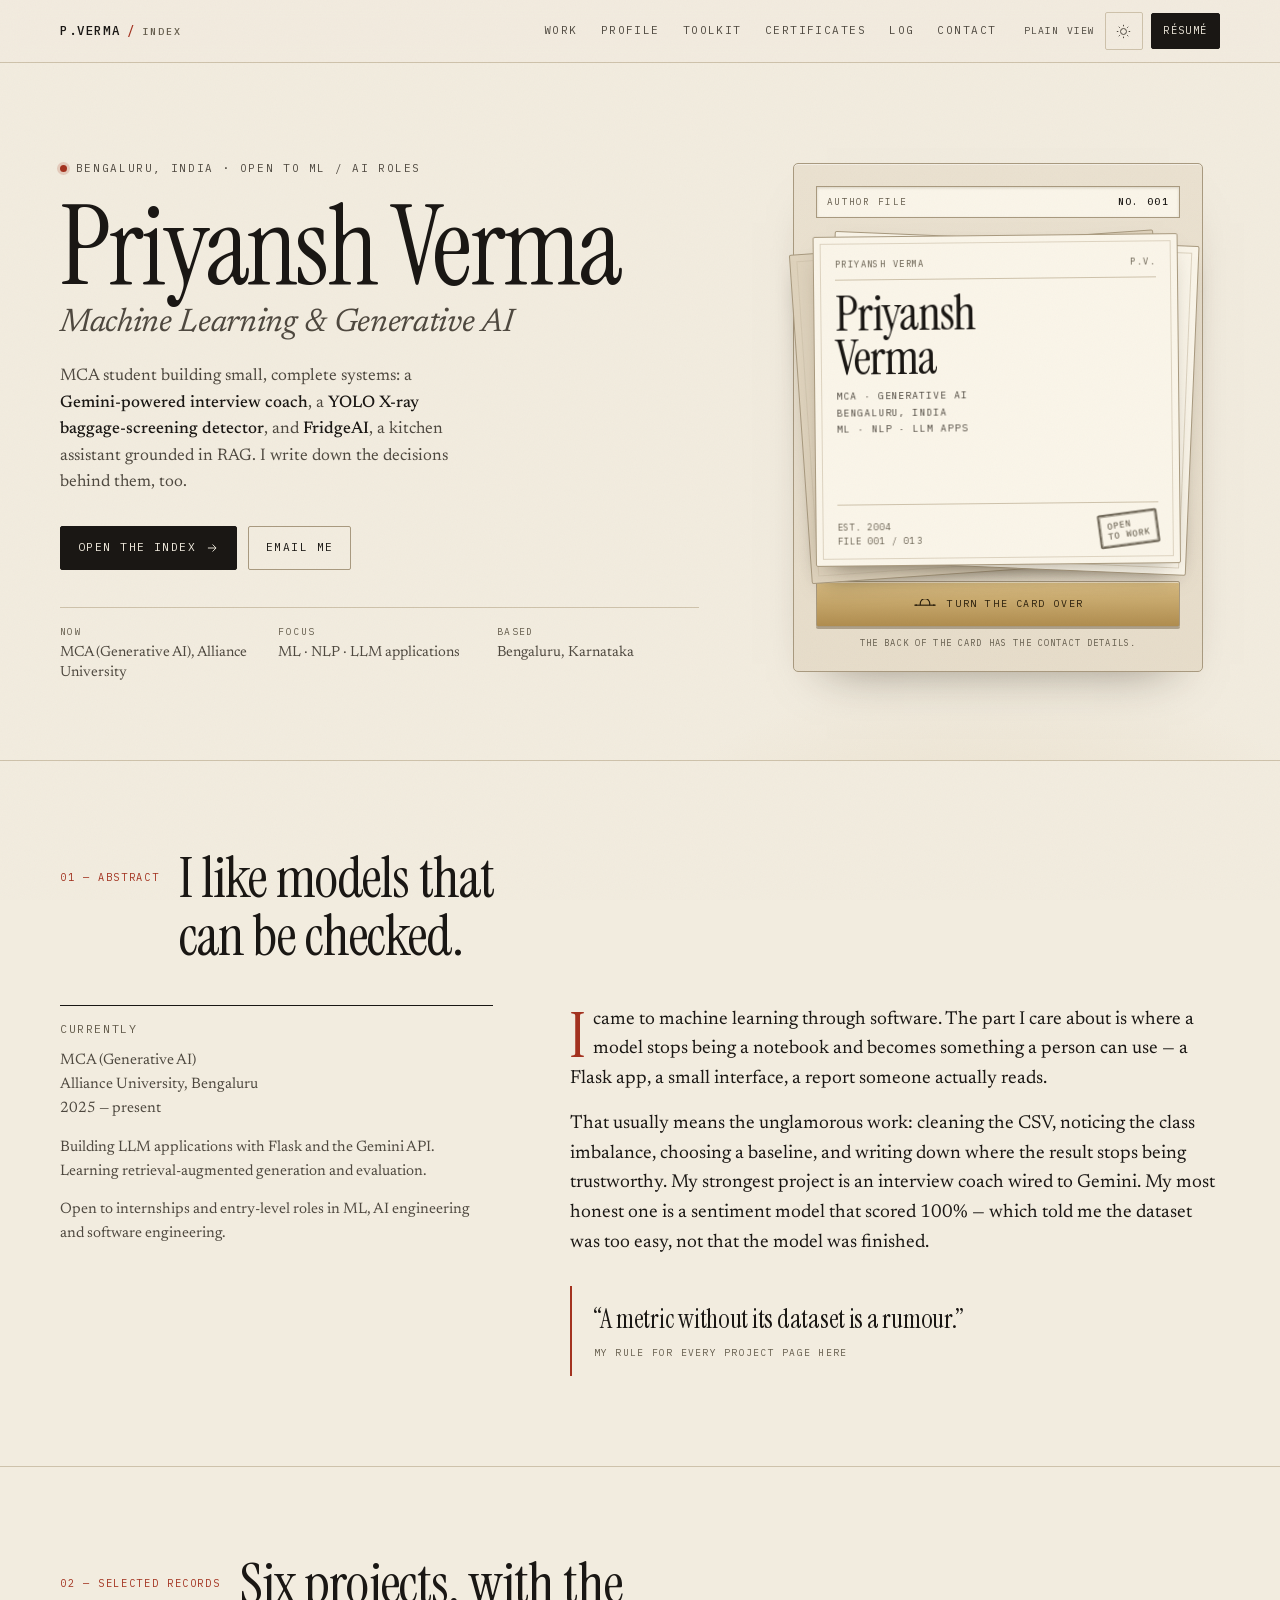
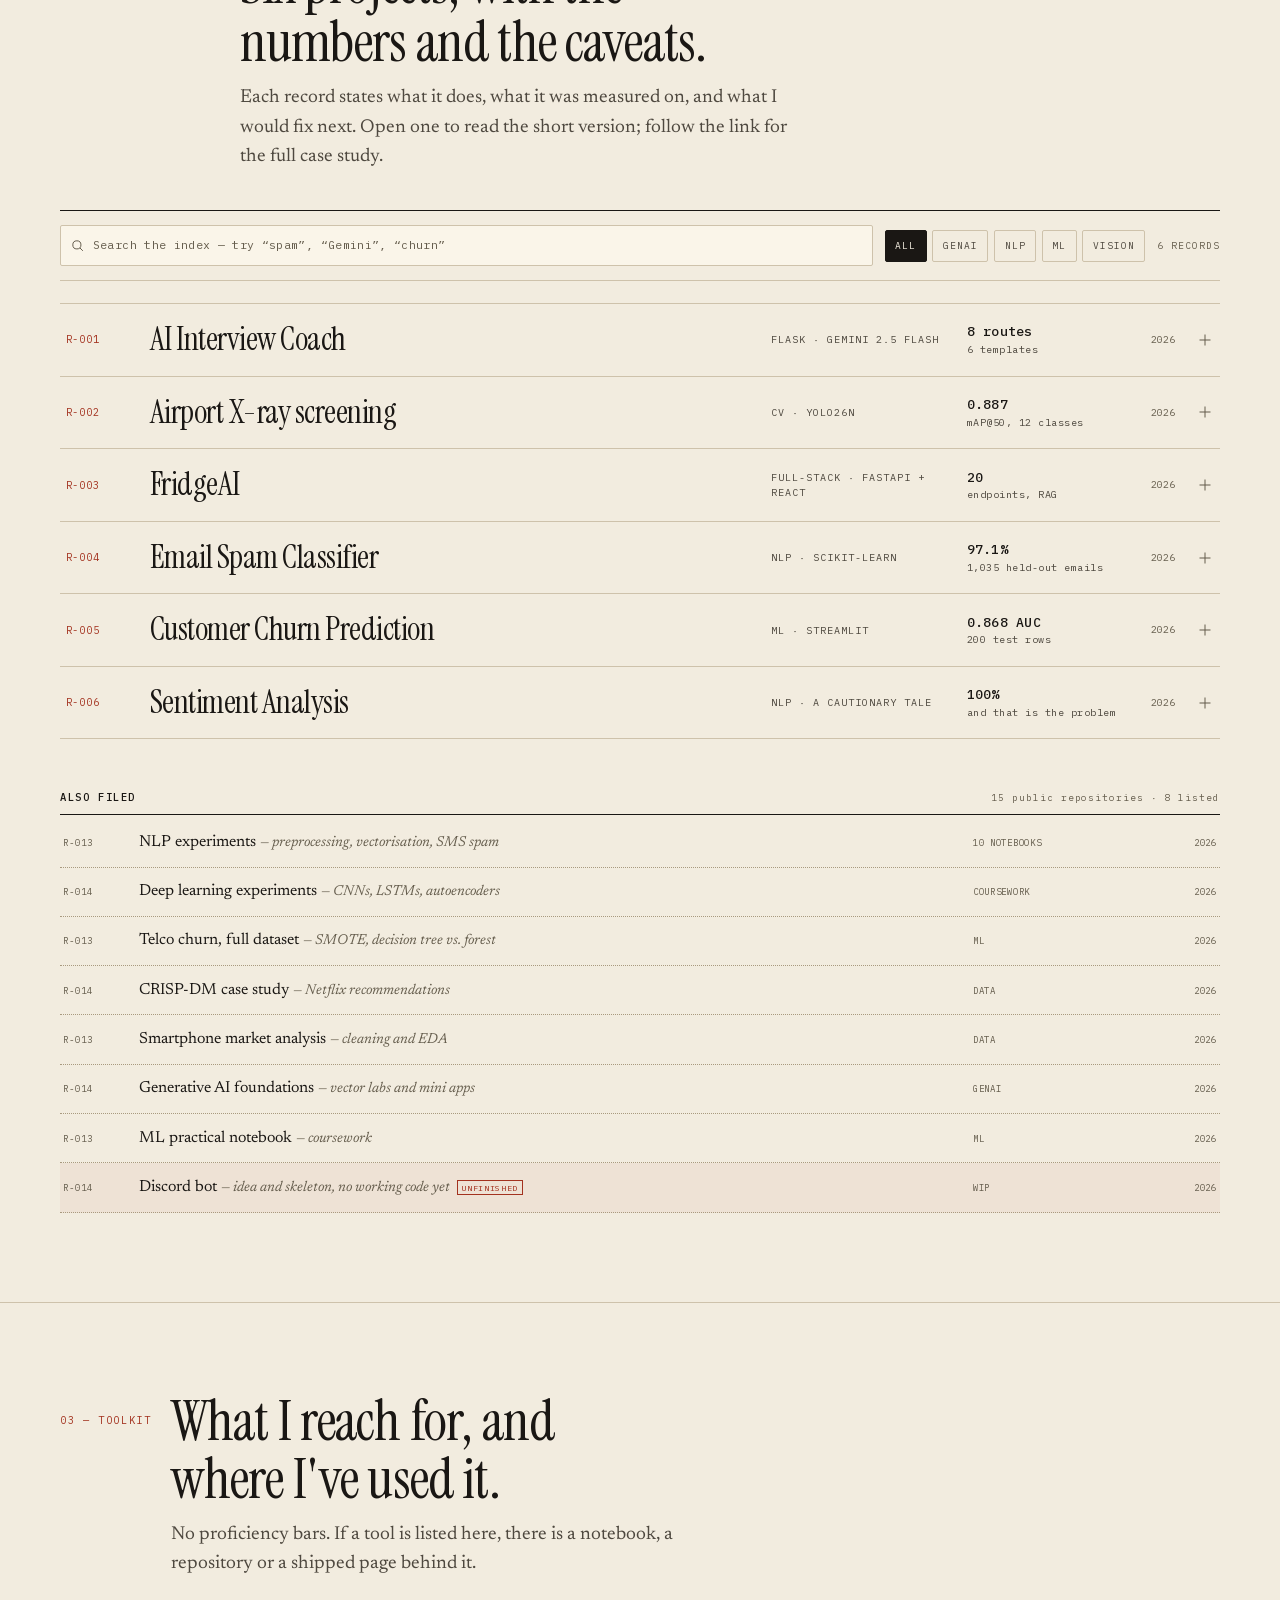
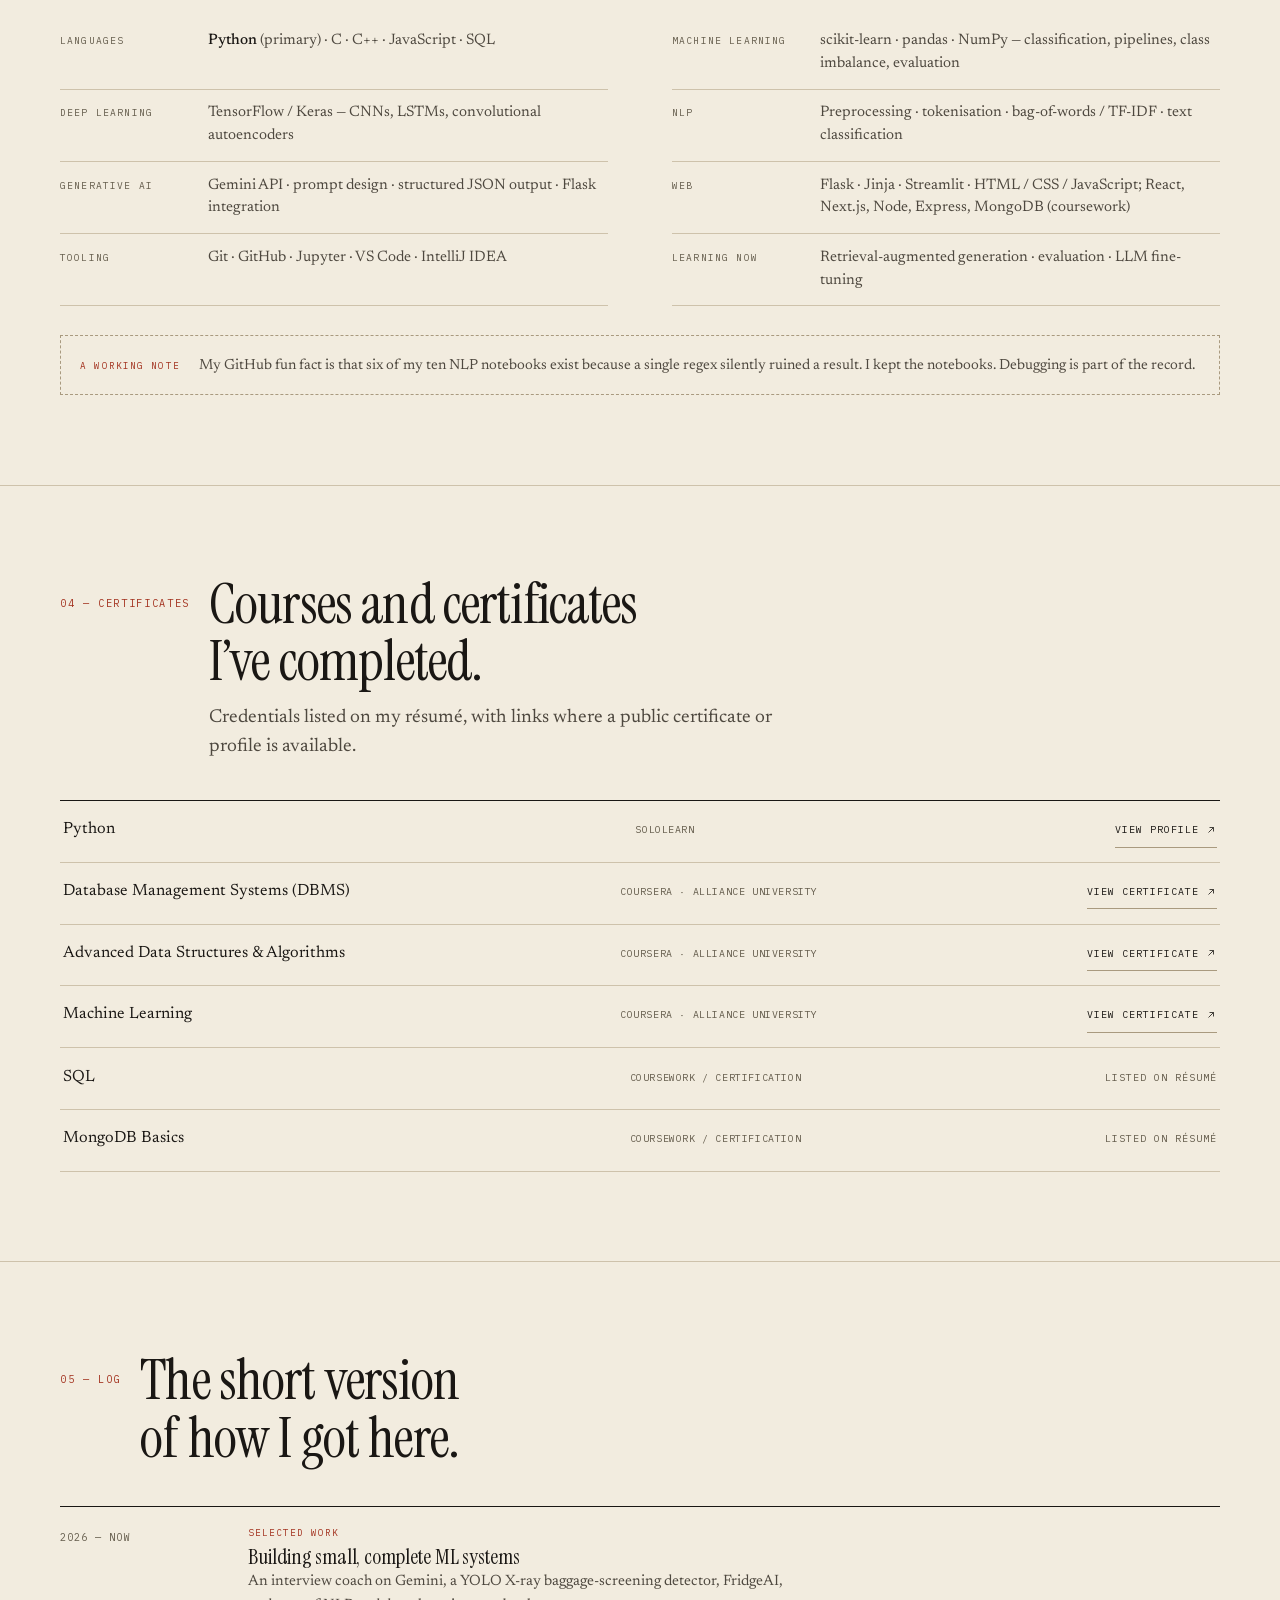
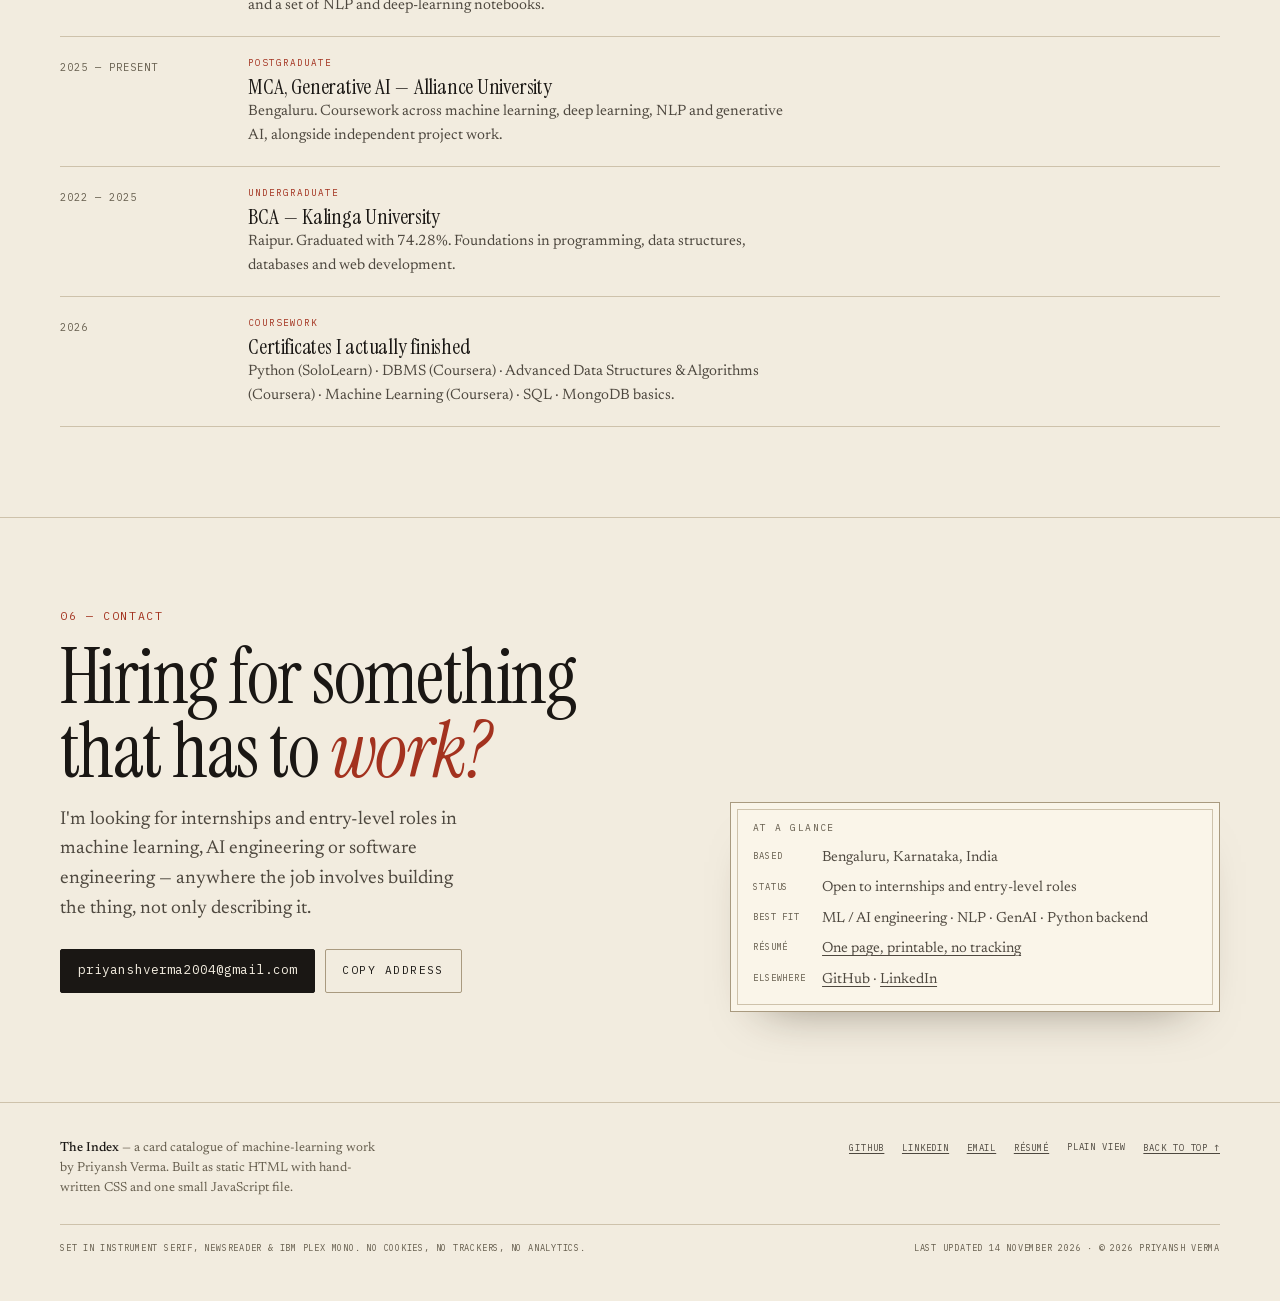
<file: index.html>
<!doctype html>
<html lang="en" data-theme="paper" data-plain="false">
<head>
<meta charset="utf-8">
<meta name="viewport" content="width=device-width, initial-scale=1, viewport-fit=cover">
<title>Priyansh Verma — Machine Learning &amp; Generative AI</title>
<meta name="description" content="Priyansh Verma is an MCA (Generative AI) student in Bengaluru building ML, NLP and LLM applications — with the evidence, the baselines and the caveats.">
<link rel="canonical" href="https://priyanshverma2004.github.io/">
<meta name="robots" content="index,follow,max-image-preview:large">
<meta name="author" content="Priyansh Verma">
<meta name="theme-color" content="#f2ecdf">
<meta name="color-scheme" content="light dark">

<!-- Open Graph -->
<meta property="og:type" content="profile">
<meta property="og:site_name" content="The Index — Priyansh Verma">
<meta property="og:title" content="Priyansh Verma — Machine Learning &amp; Generative AI">
<meta property="og:description" content="An MCA (GenAI) student in Bengaluru building ML, NLP, CV and LLM applications. Six projects, with the numbers and the caveats.">
<meta property="og:url" content="https://priyanshverma2004.github.io/">
<meta property="og:image" content="https://priyanshverma2004.github.io/assets/img/og.png">
<meta property="og:image:width" content="1200">
<meta property="og:image:height" content="630">
<meta property="og:image:alt" content="A cream index card reading Priyansh Verma, machine learning and generative AI, with a red OPEN TO WORK stamp.">
<meta property="og:locale" content="en_IN">
<meta property="profile:first_name" content="Priyansh">
<meta property="profile:last_name" content="Verma">

<!-- Twitter -->
<meta name="twitter:card" content="summary_large_image">
<meta name="twitter:title" content="Priyansh Verma — Machine Learning &amp; Generative AI">
<meta name="twitter:description" content="An MCA (GenAI) student in Bengaluru building ML, NLP, CV and LLM applications. Six projects, with the numbers and the caveats.">
<meta name="twitter:image" content="https://priyanshverma2004.github.io/assets/img/og.png">
<meta name="twitter:image:alt" content="A cream index card reading Priyansh Verma, machine learning and generative AI, with a red OPEN TO WORK stamp.">

<link rel="icon" href="/favicon.svg" type="image/svg+xml">
<link rel="icon" href="/favicon.ico" sizes="32x32">
<link rel="apple-touch-icon" href="/assets/img/apple-touch-icon.png">
<link rel="manifest" href="/site.webmanifest">
<link rel="preload" href="/assets/fonts/instrument-serif.woff2" as="font" type="font/woff2" crossorigin>
<link rel="preload" href="/assets/fonts/newsreader.woff2" as="font" type="font/woff2" crossorigin>
<link rel="stylesheet" href="/assets/css/archive.css">

<script type="application/ld+json">
{
  "@context": "https://schema.org",
  "@graph": [
    {
      "@type": "Person",
      "@id": "https://priyanshverma2004.github.io/#person",
      "name": "Priyansh Verma",
      "givenName": "Priyansh",
      "familyName": "Verma",
      "url": "https://priyanshverma2004.github.io/",
      "image": "https://priyanshverma2004.github.io/assets/img/og.png",
      "email": "mailto:priyanshverma2004@gmail.com",
      "jobTitle": "Machine Learning & Generative AI Student",
      "description": "MCA (Generative AI) student at Alliance University, Bengaluru, building machine learning, NLP and LLM applications.",
      "address": {"@type": "PostalAddress", "addressLocality": "Bengaluru", "addressRegion": "Karnataka", "addressCountry": "IN"},
      "alumniOf": [
        {"@type": "CollegeOrUniversity", "name": "Alliance University"},
        {"@type": "CollegeOrUniversity", "name": "Kalinga University"}
      ],
      "knowsAbout": ["Machine Learning", "Deep Learning", "Natural Language Processing", "Generative AI", "Python", "Flask", "scikit-learn"],
      "sameAs": [
        "https://github.com/priyanshverma2004",
        "https://www.linkedin.com/in/priyansh-verma-7173572aa/"
      ]
    },
    {
      "@type": "WebSite",
      "@id": "https://priyanshverma2004.github.io/#website",
      "url": "https://priyanshverma2004.github.io/",
      "name": "The Index — Priyansh Verma",
      "description": "A card-catalogue portfolio of machine learning work by Priyansh Verma.",
      "publisher": {"@id": "https://priyanshverma2004.github.io/#person"},
      "inLanguage": "en"
    }
  ]
}
</script>
<script>
/* Open at the top. Two things used to drag a reload halfway down the page:
   the browser restoring the previous scroll position, and a leftover #work
   hash from an earlier nav click. Section anchors are navigation, not
   destinations, so the hash is dropped before first paint and scroll
   restoration is handed to us. Runs in <head> so nothing flashes. */
(function () {
  var h = window.history;
  try { if ("scrollRestoration" in h) h.scrollRestoration = "manual"; } catch (e) {}
  try {
    if (window.location.hash) h.replaceState(h.state, "", window.location.pathname + window.location.search);
  } catch (e) {}
})();
document.documentElement.classList.add('js');
</script>
</head>
<body>
<a class="skip" href="#main">Skip to content</a>
<div class="progress" aria-hidden="true"><span></span></div>

<header class="topbar">
  <div class="wrap topbar__inner">
    <a class="brand" href="/" aria-label="Priyansh Verma — home">
      <b>P.VERMA</b><span>/</span><small>INDEX</small>
    </a>
    <nav id="site-nav" aria-label="Primary">
      <a href="#work">Work</a>
      <a href="#about">Profile</a>
      <a href="#toolkit">Toolkit</a>
      <a href="#certificates">Certificates</a>
      <a href="#log">Log</a>
      <a href="#contact">Contact</a>
    </nav>
    <div class="topbar__actions">
      <button class="mode mono" type="button" data-plain-toggle aria-pressed="false" title="Plain, recruiter-friendly view">
        <span class="mode__label">Plain view</span>
      </button>
      <button class="iconbtn" type="button" data-theme-toggle aria-pressed="false" aria-label="Turn the lights off" title="Lights off">
        <svg viewBox="0 0 24 24" fill="none" stroke="currentColor" stroke-width="1.4" aria-hidden="true"><circle cx="12" cy="12" r="4.2"/><path d="M12 2.6v2.1M12 19.3v2.1M2.6 12h2.1M19.3 12h2.1M5.3 5.3l1.5 1.5M17.2 17.2l1.5 1.5M18.7 5.3l-1.5 1.5M6.8 17.2l-1.5 1.5"/></svg>
      </button>
      <a class="btn btn--sm" href="/resume/">Résumé</a>
      <button class="menu" type="button" aria-expanded="false" aria-controls="site-nav" aria-label="Open menu"><span></span></button>
    </div>
  </div>
</header>

<div class="plain-banner" role="status">
  <div class="wrap">
    <span>Plain view — decoration off, every record expanded.</span>
    <button type="button" data-plain-off>Back to the archive</button>
  </div>
</div>

<main id="main">

  <!-- ================= HERO ================= -->
  <section class="hero" aria-labelledby="hero-title">
    <div class="wrap hero__grid">
      <div class="hero__copy">
        <p class="eyebrow"><span class="dot" aria-hidden="true"></span>Bengaluru, India · Open to ML / AI roles</p>
        <h1 id="hero-title">
          <span class="h1__name">Priyansh Verma</span>
          <span class="h1__role">Machine Learning &amp; Generative AI</span>
        </h1>
        <p class="lede">MCA student building small, complete systems: a <b>Gemini-powered interview coach</b>, a <b>YOLO X-ray baggage-screening detector</b>, and <b>FridgeAI</b>, a kitchen assistant grounded in RAG. I write down the decisions behind them, too.</p>
        <div class="hero__cta">
          <a class="btn" href="#work">Open the index
            <svg viewBox="0 0 24 24" fill="none" stroke="currentColor" stroke-width="1.6" aria-hidden="true"><path d="M5 12h13M13 6l6 6-6 6"/></svg>
          </a>
          <a class="btn btn--ghost" href="mailto:priyanshverma2004@gmail.com">Email me</a>
        </div>
        <ul class="hero__facts">
          <li><span>Now</span>MCA (Generative AI), Alliance University</li>
          <li><span>Focus</span>ML · NLP · LLM applications</li>
          <li><span>Based</span>Bengaluru, Karnataka</li>
        </ul>
      </div>

      <div class="cabinet" data-drawer data-open="false">
        <div class="cabinet__label"><span>AUTHOR FILE</span><b>NO. 001</b></div>
        <button class="cabinet__handle" type="button" aria-expanded="false" aria-controls="card-back">
          <svg viewBox="0 0 44 12" fill="none" stroke="currentColor" stroke-width="2" aria-hidden="true"><path d="M4 8h36"/><circle cx="7" cy="8" r="1.4" fill="currentColor" stroke="none"/><circle cx="37" cy="8" r="1.4" fill="currentColor" stroke="none"/><path d="M14 8V5a8 8 0 0 1 16 0v3"/></svg>
          <span class="cabinet__handle-text">Turn the card over</span>
        </button>
        <div class="cards">
          <div class="card card--back" aria-hidden="true"></div>
          <div class="card card--mid" aria-hidden="true"></div>
          <article class="card card--front">
            <div class="card__flip">
              <div class="card__face card__face--front" aria-hidden="true">
                <div class="card__head"><span>PRIYANSH VERMA</span><span>P.V.</span></div>
                <div class="card__name">Priyansh<br>Verma</div>
                <div class="card__meta">MCA · Generative AI<br>Bengaluru, India<br>ML · NLP · LLM apps</div>
                <div class="card__foot">
                  <span>EST. 2004<br>FILE 001 / 013</span>
                  <span class="stamp">OPEN<br>TO WORK</span>
                </div>
              </div>
              <div class="card__face card__face--back" id="card-back" role="group" aria-label="Contact details" inert>
                <div class="card__head"><span>REVERSE SIDE</span><span>NO. 001</span></div>
                <p class="card__back-title">Say hello.</p>
                <ul class="card__back-list">
                  <li><span>Email</span><a href="mailto:priyanshverma2004@gmail.com">priyanshverma2004@gmail.com</a></li>
                  <li><span>GitHub</span><a href="https://github.com/priyanshverma2004" target="_blank" rel="noopener">github.com/priyanshverma2004</a></li>
                  <li><span>LinkedIn</span><a href="https://www.linkedin.com/in/priyansh-verma-7173572aa/" target="_blank" rel="noopener">in/priyansh-verma</a></li>
                  <li><span>Résumé</span><a href="/resume/">One page, printable</a></li>
                </ul>
                <div class="card__foot">
                  <span>BENGALURU · INDIA<br>FILE 001 / 013</span>
                  <span class="stamp">OPEN<br>TO WORK</span>
                </div>
              </div>
            </div>
          </article>
        </div>
        <p class="cabinet__hint">The back of the card has the contact details.</p>
      </div>
    </div>
  </section>

  <!-- ================= ABSTRACT ================= -->
  <section class="section" id="about" aria-labelledby="about-title">
    <div class="wrap">
      <div class="section__head">
        <p class="kicker">01 — Abstract</p>
        <div>
          <h2 id="about-title">I like models that can be checked.</h2>
        </div>
      </div>
      <div class="abstract">
        <div class="abstract__aside">
          <span class="mono">Currently</span>
          <p>MCA (Generative AI)<br>Alliance University, Bengaluru<br>2025 — present</p>
          <p style="margin-top:.9rem">Building LLM applications with Flask and the Gemini API. Learning retrieval-augmented generation and evaluation.</p>
          <p style="margin-top:.9rem">Open to internships and entry-level roles in ML, AI engineering and software engineering.</p>
        </div>
        <div class="prose">
          <p class="drop">I came to machine learning through software. The part I care about is where a model stops being a notebook and becomes something a person can use — a Flask app, a small interface, a report someone actually reads.</p>
          <p>That usually means the unglamorous work: cleaning the CSV, noticing the class imbalance, choosing a baseline, and writing down where the result stops being trustworthy. My strongest project is an interview coach wired to Gemini. My most honest one is a sentiment model that scored 100% — which told me the dataset was too easy, not that the model was finished.</p>
          <blockquote class="pull">“A metric without its dataset is a rumour.”<cite>My rule for every project page here</cite></blockquote>
        </div>
      </div>
    </div>
  </section>

  <!-- ================= WORK ================= -->
  <section class="section" id="work" aria-labelledby="work-title">
    <div class="wrap">
      <div class="section__head">
        <p class="kicker">02 — Selected records</p>
        <div>
          <h2 id="work-title">Six projects, with the numbers and the caveats.</h2>
          <p>Each record states what it does, what it was measured on, and what I would fix next. Open one to read the short version; follow the link for the full case study.</p>
        </div>
      </div>

      <div class="index-tools" data-tools>
        <label class="search">
          <svg viewBox="0 0 24 24" fill="none" stroke="currentColor" stroke-width="1.6" aria-hidden="true"><circle cx="11" cy="11" r="6.5"/><path d="M16 16l4.5 4.5"/></svg>
          <span class="sr-only">Search the index</span>
          <input type="search" placeholder="Search the index — try “spam”, “Gemini”, “churn”" data-search autocomplete="off">
        </label>
        <div class="chips" role="group" aria-label="Filter records">
          <button class="chip" type="button" data-filter="all" aria-pressed="true">All</button>
          <button class="chip" type="button" data-filter="genai" aria-pressed="false">GenAI</button>
          <button class="chip" type="button" data-filter="nlp" aria-pressed="false">NLP</button>
          <button class="chip" type="button" data-filter="ml" aria-pressed="false">ML</button>
          <button class="chip" type="button" data-filter="vision" aria-pressed="false">Vision</button>
        </div>
        <p class="count" data-count aria-live="polite">6 records</p>
      </div>

      <div class="records">
<details class="record" id="r-001" data-tags="genai nlp flask python llm gemini">
          <summary>
            <span class="record__no">R-001</span>
            <span class="record__title">AI Interview Coach</span>
            <span class="record__role">Flask · Gemini 2.5 Flash</span>
            <span class="record__metric"><b>8 routes</b>6 templates</span>
            <span class="record__year">2026</span>
            <span class="record__chev" aria-hidden="true"></span>
          </summary>
          <div class="record__body">
            <div class="record__text">
              <p>A mock-interview app that adapts to the role, the job description and the candidate's résumé. Gemini writes the questions, scores each answer on communication, technical accuracy and problem solving, and the app turns the session into a report you can revisit.</p>
              <dl class="spec">
                <dt>Role</dt><dd>Solo build — interface, backend, prompts</dd>
                <dt>Stack</dt><dd>Python · Flask · Gemini API · Jinja · Chart.js</dd>
                <dt>Evidence</dt><dd>8 routes, 6 templates, 4 service modules; each report persisted as JSON</dd>
                <dt>Status</dt><dd>Runs locally with a Gemini key; no public demo</dd>
              </dl>
              <ul class="bullets">
                <li>Kept interview state server-side so a page refresh does not lose the session.</li>
                <li>Added a mock mode that returns canned questions when no API key is present, so the interface can be reviewed without credentials.</li>
                <li>Enforced question order and saved every report to disk — the dashboard is a file listing, not a database.</li>
              </ul>
              <p class="small muted" style="margin-top:.9rem">Honest limitation: flat JSON files do not scale and there is no authentication. It is a complete demo, not a multi-user product.</p>
              <p class="links">
                <a href="https://github.com/priyanshverma2004/interviewer-coach" target="_blank" rel="noopener">Repository <svg viewBox="0 0 24 24" fill="none" stroke="currentColor" stroke-width="1.6" aria-hidden="true"><path d="M7 17L17 7M9 7h8v8"/></svg></a>
                <a href="/work/interviewer-coach/">Full record →</a>
              </p>
            </div>
            <figure class="plate" data-caption="FIG. 01 — SESSION FLOW">
              <svg viewBox="0 0 400 280" aria-hidden="true">
                <rect x="28" y="22" width="344" height="236" rx="3" stroke="currentColor" fill="none"/>
                <path d="M28 54h344" stroke="currentColor"/>
                <circle cx="44" cy="38" r="2.6" fill="currentColor"/><circle cx="54" cy="38" r="2.6" fill="currentColor"/><circle cx="64" cy="38" r="2.6" fill="currentColor"/>
                <rect x="48" y="76" width="186" height="52" rx="2" stroke="currentColor" fill="none"/>
                <path d="M60 90h104M60 101h146M60 112h84" stroke="currentColor"/>
                <rect x="48" y="140" width="186" height="44" rx="2" stroke="currentColor" fill="none" stroke-dasharray="4 4"/>
                <path d="M60 154h128M60 165h96" stroke="currentColor"/>
                <rect x="48" y="196" width="86" height="26" rx="2" fill="currentColor" opacity=".9"/>
                <text x="61" y="213" font-size="7" fill="#f2ecdf" stroke="none">NEXT Q →</text>
                <path d="M254 76v146" stroke="currentColor" stroke-dasharray="2 4"/>
                <text x="268" y="84" font-size="7" stroke="none">SCORE</text>
                <rect x="268" y="94" width="82" height="8" fill="currentColor" opacity=".18"/>
                <rect x="268" y="94" width="60" height="8" fill="currentColor"/>
                <rect x="268" y="112" width="82" height="8" fill="currentColor" opacity=".18"/>
                <rect x="268" y="112" width="44" height="8" fill="currentColor"/>
                <rect x="268" y="130" width="82" height="8" fill="currentColor" opacity=".18"/>
                <rect x="268" y="130" width="70" height="8" fill="currentColor"/>
                <text x="268" y="170" font-size="22" font-family="Georgia,serif" stroke="none">78<tspan font-size="9" font-family="monospace"> / 100</tspan></text>
                <text x="268" y="190" font-size="5.4" stroke="none">COMMUNICATION · TECHNICAL · LOGIC</text>
                <path d="M268 204h82" stroke="currentColor"/>
                <text x="268" y="220" font-size="6" stroke="none">REPORT SAVED AS JSON</text>
              </svg>
            </figure>
          </div>
        </details>

<details class="record" id="r-002" data-tags="ml cv vision yolo pytorch object detection">
        <summary>
          <span class="record__no">R-002</span>
          <span class="record__title">Airport X-ray screening</span>
          <span class="record__role">CV · YOLO26n</span>
          <span class="record__metric"><b>0.887</b>mAP@50, 12 classes</span>
          <span class="record__year">2026</span>
          <span class="record__chev" aria-hidden="true"></span>
        </summary>
        <div class="record__body">
          <div class="record__text">
            <p>A YOLO26n detector for 12 prohibited-item classes in X-ray baggage images, trained twice — once with every augmentation disabled, once with the full policy — so the effect of augmentation is measured instead of assumed.</p>
            <dl class="spec">
              <dt>Data</dt><dd>13,728 X-ray images — 10,982 train / 1,373 val / 1,373 test, 12 classes</dd>
              <dt>Baseline</dt><dd>YOLO26n, 30 epochs, no augmentation: mAP@50 0.796, recall 0.734</dd>
              <dt>Augmented</dt><dd>Same model and epochs, full augmentation: mAP@50 0.887, recall 0.813</dd>
              <dt>Status</dt><dd>Weights and dataset not committed; Streamlit demo runs locally</dd>
            </dl>
            <ul class="bullets">
              <li>Measured the augmentation instead of assuming it: +9.0 mAP@50 and +7.9 recall points on the same validation set.</li>
              <li>Reported per-class numbers honestly: HandCuffs at 0.981 mAP@50, Knife at 0.757 and 0.60 recall.</li>
              <li>Exposed a confidence threshold in the Streamlit app so a screener can trade recall for false alarms without retraining.</li>
            </ul>
            <p class="small muted" style="margin-top:.9rem">Honest limitation: validation metrics only, a batch-size confound (8 vs. 4) between the two runs, a single training run, and no deployed demo. It is a measured improvement on one benchmark, not a deployment case.</p>
            <p class="links">
              <a href="https://github.com/priyanshverma2004/airport-baggage-screening" target="_blank" rel="noopener">Repository <svg viewBox="0 0 24 24" fill="none" stroke="currentColor" stroke-width="1.6" aria-hidden="true"><path d="M7 17L17 7M9 7h8v8"/></svg></a>
              <a href="/work/airport-baggage-screening/">Full record →</a>
            </p>
          </div>
          <figure class="plate" data-caption="FIG. 05 — BASELINE VS. AUGMENTED">
            <svg viewBox="0 0 400 280" aria-hidden="true">
              <rect x="28" y="22" width="344" height="236" rx="3" stroke="currentColor" fill="none"/>
              <path d="M28 54h344" stroke="currentColor"/>
              <circle cx="44" cy="38" r="2.6" fill="currentColor"/><circle cx="54" cy="38" r="2.6" fill="currentColor"/><circle cx="64" cy="38" r="2.6" fill="currentColor"/>
              <text x="40" y="86" font-size="7" stroke="none">mAP@50</text>
              <rect x="40" y="96" width="60" height="12" fill="currentColor" opacity=".25"/>
              <rect x="40" y="96" width="48" height="12" fill="currentColor"/>
              <text x="106" y="106" font-size="7" stroke="none">0.796</text>
              <rect x="40" y="116" width="60" height="12" fill="currentColor" opacity=".25"/>
              <rect x="40" y="116" width="53" height="12" fill="currentColor"/>
              <text x="106" y="126" font-size="7" stroke="none">0.887</text>
              <text x="40" y="150" font-size="7" stroke="none">RECALL</text>
              <rect x="40" y="160" width="60" height="12" fill="currentColor" opacity=".25"/>
              <rect x="40" y="160" width="44" height="12" fill="currentColor"/>
              <text x="106" y="170" font-size="7" stroke="none">0.734</text>
              <rect x="40" y="180" width="60" height="12" fill="currentColor" opacity=".25"/>
              <rect x="40" y="180" width="49" height="12" fill="currentColor"/>
              <text x="106" y="190" font-size="7" stroke="none">0.813</text>
              <text x="200" y="90" font-size="9" font-family="Georgia,serif" stroke="none">+9.0 pts</text>
              <text x="200" y="104" font-size="6" stroke="none">mAP@50</text>
              <text x="200" y="160" font-size="9" font-family="Georgia,serif" stroke="none">+7.9 pts</text>
              <text x="200" y="174" font-size="6" stroke="none">RECALL</text>
              <text x="290" y="90" font-size="7" stroke="none">12 CLASSES</text>
              <text x="290" y="104" font-size="6" stroke="none">GUN · KNIFE · LIGHTER</text>
              <text x="290" y="118" font-size="6" stroke="none">SCISSORS · HAMMER</text>
              <text x="290" y="150" font-size="7" stroke="none">13,728 IMAGES</text>
              <text x="290" y="164" font-size="6" stroke="none">80 / 10 / 10 SPLIT</text>
              <text x="290" y="190" font-size="6" stroke="none">VAL METRICS ONLY</text>
            </svg>
          </figure>
        </div>
      </details>

<details class="record" id="r-003" data-tags="genai python fastapi react llm rag gemini groq">
        <summary>
          <span class="record__no">R-003</span>
          <span class="record__title">FridgeAI</span>
          <span class="record__role">Full-stack · FastAPI + React</span>
          <span class="record__metric"><b>20</b>endpoints, RAG</span>
          <span class="record__year">2026</span>
          <span class="record__chev" aria-hidden="true"></span>
        </summary>
        <div class="record__body">
          <div class="record__text">
            <p>A kitchen assistant that starts from a photo of your fridge: it builds an inventory, plans meals from what you have, generates a shopping list for what you are missing, and answers cooking questions grounded in a recipe index.</p>
            <dl class="spec">
              <dt>Backend</dt><dd>FastAPI · SQLAlchemy · PostgreSQL · JWT auth · ≈20 endpoints</dd>
              <dt>AI</dt><dd>Gemini / Groq vision for scanning · Groq LLM · FAISS RAG over a recipe PDF</dd>
              <dt>Frontend</dt><dd>React 19 · TanStack Router · Vite · Tailwind (UI scaffolded with Lovable)</dd>
              <dt>Status</dt><dd>No public demo — needs a database and two API keys</dd>
            </dl>
            <ul class="bullets">
              <li>Inventory is the single source of truth: meal plans, shopping lists and chat all read from it.</li>
              <li>Scanning validates the model's JSON before anything is saved — two providers, one normalised contract.</li>
              <li>Documented the scaffolding honestly: the component library is generated, the backend and RAG are mine.</li>
            </ul>
            <p class="small muted" style="margin-top:.9rem">Honest limitation: no tests, no CI, hardcoded CORS origins, an empty <code>generator.py</code>, and a UI I did not write by hand. It is a working prototype, not a product.</p>
            <p class="links">
              <a href="https://github.com/priyanshverma2004/fridgeai" target="_blank" rel="noopener">Repository <svg viewBox="0 0 24 24" fill="none" stroke="currentColor" stroke-width="1.6" aria-hidden="true"><path d="M7 17L17 7M9 7h8v8"/></svg></a>
              <a href="/work/fridgeai/">Full record →</a>
            </p>
          </div>
          <figure class="plate" data-caption="FIG. 06 — INVENTORY AS SOURCE OF TRUTH">
            <svg viewBox="0 0 400 280" aria-hidden="true">
              <rect x="28" y="22" width="344" height="236" rx="3" stroke="currentColor" fill="none"/>
              <path d="M28 54h344" stroke="currentColor"/>
              <circle cx="44" cy="38" r="2.6" fill="currentColor"/><circle cx="54" cy="38" r="2.6" fill="currentColor"/><circle cx="64" cy="38" r="2.6" fill="currentColor"/>
              <rect x="44" y="74" width="150" height="34" rx="2" stroke="currentColor" fill="none"/>
              <text x="56" y="95" font-size="8" stroke="none">INVENTORY</text>
              <path d="M194 91h34" stroke="currentColor"/><path d="M224 87l6 4-6 4" fill="none" stroke="currentColor"/>
              <rect x="232" y="74" width="120" height="34" rx="2" stroke="currentColor" fill="none"/>
              <text x="244" y="95" font-size="8" stroke="none">MEAL PLAN</text>
              <rect x="44" y="124" width="150" height="34" rx="2" stroke="currentColor" fill="none"/>
              <text x="56" y="145" font-size="8" stroke="none">SHOPPING LIST</text>
              <path d="M194 141h34" stroke="currentColor"/><path d="M224 137l6 4-6 4" fill="none" stroke="currentColor"/>
              <rect x="232" y="124" width="120" height="34" rx="2" stroke="currentColor" fill="none"/>
              <text x="244" y="145" font-size="8" stroke="none">CHAT (RAG)</text>
              <rect x="44" y="174" width="308" height="34" rx="2" stroke="currentColor" fill="none" stroke-dasharray="4 4"/>
              <text x="56" y="195" font-size="8" stroke="none">SCAN → GEMINI / GROQ VISION → ITEMS</text>
              <text x="44" y="232" font-size="6" stroke="none">FASTAPI · POSTGRESQL · JWT · FAISS · 20 ENDPOINTS</text>
            </svg>
          </figure>
        </div>
      </details>

<details class="record" id="r-004" data-tags="nlp ml python scikit-learn text classification">
          <summary>
            <span class="record__no">R-004</span>
            <span class="record__title">Email Spam Classifier</span>
            <span class="record__role">NLP · scikit-learn</span>
            <span class="record__metric"><b>97.1%</b>1,035 held-out emails</span>
            <span class="record__year">2026</span>
            <span class="record__chev" aria-hidden="true"></span>
          </summary>
          <div class="record__body">
            <div class="record__text">
              <p>A text classifier that separates ham from spam with a bag-of-words representation and Multinomial Naive Bayes. The interesting part was not the model; it was measuring it against a baseline and reporting the class that matters.</p>
              <dl class="spec">
                <dt>Data</dt><dd>5,171 labelled emails — 3,672 ham, 1,499 spam</dd>
                <dt>Split</dt><dd>80 / 20 at random_state 42 — 1,035 emails held out</dd>
                <dt>Baseline</dt><dd>Predict the majority class: 71.7% (742 / 1,035)</dd>
                <dt>Result</dt><dd>97.1% accuracy; spam precision 0.95, recall 0.95, F1 0.95</dd>
              </dl>
              <ul class="bullets">
                <li>Kept the model deliberately simple, so a later TF-IDF or SVM version has something real to beat.</li>
                <li>Reported per-class precision and recall, because missing spam and flagging a genuine email have different costs.</li>
                <li>Noted the dataset's Enron-era vocabulary: this model learned 2001 spam, not 2026 spam.</li>
              </ul>
              <p class="links">
                <a href="https://github.com/priyanshverma2004/email_spam" target="_blank" rel="noopener">Repository <svg viewBox="0 0 24 24" fill="none" stroke="currentColor" stroke-width="1.6" aria-hidden="true"><path d="M7 17L17 7M9 7h8v8"/></svg></a>
                <a href="/work/email-spam/">Full record →</a>
              </p>
            </div>
            <figure class="plate" data-caption="FIG. 02 — CONFUSION, IN ONE PAGE">
              <svg viewBox="0 0 400 280" aria-hidden="true">
                <rect x="40" y="62" width="168" height="132" rx="2" stroke="currentColor" fill="none"/>
                <path d="M40 62l84 62 84-62" stroke="currentColor" fill="none"/>
                <path d="M40 194l64-50M208 194l-64-50" stroke="currentColor" opacity=".45"/>
                <circle cx="278" cy="76" r="36" stroke="currentColor" fill="none" stroke-dasharray="3 3"/>
                <text x="278" y="74" font-size="15" font-family="Georgia,serif" text-anchor="middle" stroke="none">97.1%</text>
                <text x="278" y="88" font-size="5.5" text-anchor="middle" stroke="none">ACCURACY</text>
                <text x="232" y="138" font-size="6" text-anchor="start" stroke="none">BASELINE 71.0</text>
                <rect x="232" y="148" width="68" height="5" fill="currentColor" opacity=".2"/>
                <rect x="232" y="148" width="48" height="5" fill="currentColor"/>
                <text x="232" y="170" font-size="6" stroke="none">HAM F1 .98</text>
                <rect x="232" y="178" width="68" height="5" fill="currentColor" opacity=".2"/>
                <rect x="232" y="178" width="46" height="5" fill="currentColor"/>
                <text x="232" y="200" font-size="6" stroke="none">SPAM F1 .95</text>
                <text x="40" y="32" font-size="7" stroke="none">5,171 EMAILS · 1,035 HELD OUT</text>
                <path d="M40 222h168" stroke="currentColor"/>
                <text x="40" y="240" font-size="5.6" stroke="none">COUNTVECTORIZER → MULTINOMIAL NB</text>
              </svg>
            </figure>
          </div>
        </details>

<details class="record" id="r-005" data-tags="ml python scikit-learn streamlit data churn">
          <summary>
            <span class="record__no">R-005</span>
            <span class="record__title">Customer Churn Prediction</span>
            <span class="record__role">ML · Streamlit</span>
            <span class="record__metric"><b>0.868 AUC</b>200 test rows</span>
            <span class="record__year">2026</span>
            <span class="record__chev" aria-hidden="true"></span>
          </summary>
          <div class="record__body">
            <div class="record__text">
              <p>A churn classifier with a small Streamlit front end: ten customer fields in, churn probability out. I compared a linear baseline with a random forest and selected on ROC-AUC, because the classes are not balanced.</p>
              <dl class="spec">
                <dt>Data</dt><dd>1,000 Telco-format customer records</dd>
                <dt>Models</dt><dd>Logistic regression vs. random forest (200 trees, max depth 10)</dd>
                <dt>Test</dt><dd>200 held-out rows, 20% split</dd>
                <dt>Result</dt><dd>Random forest 0.868 ROC-AUC, 0.79 accuracy; logistic 0.859</dd>
              </dl>
              <ul class="bullets">
                <li>Wrapped preprocessing and model in one scikit-learn Pipeline, so training and serving cannot drift apart.</li>
                <li>Chose AUC over accuracy because a model that always predicts “stays” can still look plausible.</li>
                <li>Kept the caveat visible: 200 test rows means the interval around that AUC is wide.</li>
              </ul>
              <p class="links">
                <a href="https://github.com/priyanshverma2004/Custo_churn_pred_prj" target="_blank" rel="noopener">Repository <svg viewBox="0 0 24 24" fill="none" stroke="currentColor" stroke-width="1.6" aria-hidden="true"><path d="M7 17L17 7M9 7h8v8"/></svg></a>
                <a href="/work/churn/">Full record →</a>
              </p>
            </div>
            <figure class="plate" data-caption="FIG. 03 — WHO LEAVES">
              <svg viewBox="0 0 400 280" aria-hidden="true">
                <text x="28" y="30" font-size="6.5" stroke="none">TENURE → CHURN RISK</text>
                <path d="M40 204h310M40 204V70" stroke="currentColor"/>
                <path d="M40 96c62 6 78 28 104 54s48 30 76 34 72 8 118 16" stroke="currentColor" fill="none" stroke-dasharray="4 4"/>
                <path d="M40 110c58 10 92 34 118 54s66 22 118 24 70 2 74 2" stroke="currentColor" fill="none"/>
                <g>
                  <circle cx="94" cy="132" r="10" stroke="currentColor" fill="none"/><path d="M80 158c2-10 7-14 14-14s12 4 14 14" stroke="currentColor" fill="none"/>
                  <circle cx="152" cy="132" r="10" stroke="currentColor" fill="none"/><path d="M138 158c2-10 7-14 14-14s12 4 14 14" stroke="currentColor" fill="none"/>
                  <circle cx="210" cy="132" r="10" stroke="currentColor" fill="none"/><path d="M196 158c2-10 7-14 14-14s12 4 14 14" stroke="currentColor" fill="none"/>
                  <circle cx="278" cy="132" r="10" stroke="currentColor" fill="none" stroke-dasharray="3 3"/><path d="M264 158c2-10 7-14 14-14s12 4 14 14" stroke="currentColor" fill="none" stroke-dasharray="3 3"/>
                  <path d="M292 118l18-16" stroke="currentColor"/>
                  <text x="306" y="100" font-size="6" stroke="none">CHURN</text>
                </g>
                <rect x="40" y="224" width="120" height="26" fill="currentColor" opacity=".08"/>
                <text x="50" y="240" font-size="7" stroke="none">AUC 0.868</text>
                <text x="174" y="240" font-size="6" stroke="none">RANDOM FOREST · N=200</text>
              </svg>
            </figure>
          </div>
        </details>

<details class="record" id="r-006" data-tags="nlp ml python streamlit sentiment">
          <summary>
            <span class="record__no">R-006</span>
            <span class="record__title">Sentiment Analysis</span>
            <span class="record__role">NLP · a cautionary tale</span>
            <span class="record__metric"><b>100%</b>and that is the problem</span>
            <span class="record__year">2026</span>
            <span class="record__chev" aria-hidden="true"></span>
          </summary>
          <div class="record__body">
            <div class="record__text">
              <p>A sentiment classifier trained on 1,000 synthetic reviews. Logistic regression and Naive Bayes both scored 100% on the held-out set. That result is the most useful thing in the repository: it says the dataset was too easy, not that the model is finished.</p>
              <dl class="spec">
                <dt>Data</dt><dd>1,000 synthetic positive / negative reviews</dd>
                <dt>Models</dt><dd>Logistic regression and Multinomial Naive Bayes</dd>
                <dt>Result</dt><dd>1.00 accuracy for both on 200 test rows</dd>
                <dt>Read</dt><dd>A suspicious score — likely template overlap between splits</dd>
              </dl>
              <ul class="bullets">
                <li>Published the result as-is instead of quietly replacing it with a friendlier number.</li>
                <li>Wrote down the next check: a harder, real review set with neutral examples and negation.</li>
                <li>Kept the Streamlit demo small so the model can be swapped in one file.</li>
              </ul>
              <p class="links">
                <a href="https://github.com/priyanshverma2004/Sentiment_Analysis_prj" target="_blank" rel="noopener">Repository <svg viewBox="0 0 24 24" fill="none" stroke="currentColor" stroke-width="1.6" aria-hidden="true"><path d="M7 17L17 7M9 7h8v8"/></svg></a>
              </p>
            </div>
            <figure class="plate" data-caption="FIG. 04 — TOO GOOD TO BE TRUE">
              <svg viewBox="0 0 400 280" aria-hidden="true">
                <path d="M34 62h170a10 10 0 0 1 10 10v62a10 10 0 0 1-10 10H84l-24 20v-20H34a10 10 0 0 1-10-10V72a10 10 0 0 1 10-10Z" stroke="currentColor" fill="none"/>
                <text x="52" y="96" font-size="26" font-family="Georgia,serif" stroke="none">+</text>
                <path d="M80 102h90M80 116h64" stroke="currentColor"/>
                <path d="M236 112h112a10 10 0 0 1 10 10v52a10 10 0 0 1-10 10h-26v18l-22-18h-64a10 10 0 0 1-10-10v-52a10 10 0 0 1 10-10Z" stroke="currentColor" fill="none"/>
                <text x="252" y="146" font-size="26" font-family="Georgia,serif" stroke="none">−</text>
                <path d="M280 152h50M280 166h34" stroke="currentColor"/>
                <path d="M34 214h332" stroke="currentColor"/>
                <text x="34" y="240" font-size="9" font-family="Georgia,serif" stroke="none">1.00 accuracy</text>
                <text x="34" y="258" font-size="6" stroke="none">SYNTHETIC DATA · 200 TEST ROWS · BOTH MODELS</text>
                <text x="300" y="240" font-size="6" stroke="none">SUSPICIOUS</text>
                <path d="M300 246l72 0" stroke="currentColor" stroke-dasharray="2 3"/>
              </svg>
            </figure>
          </div>
        </details>
      </div>

      <p class="small muted" data-empty hidden style="padding:1.2rem 0">No records match that search. <button type="button" data-clear style="text-decoration:underline">Clear it</button>.</p>


      <!-- Also filed -->
      <div class="also">
        <div class="also__head">
          <h3>Also filed</h3>
          <span>15 public repositories · 8 listed</span>
        </div>
        <ul class="archive-list">
          <li><a class="archive-row" href="https://github.com/priyanshverma2004/NLP_Exps" target="_blank" rel="noopener">
            <span class="id">R-013</span><span class="name">NLP experiments <em>— preprocessing, vectorisation, SMS spam</em></span><span class="kind">10 notebooks</span><span class="yr">2026</span></a></li>
          <li><a class="archive-row" href="https://github.com/priyanshverma2004/DL_exps-" target="_blank" rel="noopener">
            <span class="id">R-014</span><span class="name">Deep learning experiments <em>— CNNs, LSTMs, autoencoders</em></span><span class="kind">Coursework</span><span class="yr">2026</span></a></li>
          <li><a class="archive-row" href="https://github.com/priyanshverma2004/ML_mini_prj" target="_blank" rel="noopener">
            <span class="id">R-013</span><span class="name">Telco churn, full dataset <em>— SMOTE, decision tree vs. forest</em></span><span class="kind">ML</span><span class="yr">2026</span></a></li>
          <li><a class="archive-row" href="https://github.com/priyanshverma2004/CRISP-DM-Case-Study-on-Netflix-s-Recommendation" target="_blank" rel="noopener">
            <span class="id">R-014</span><span class="name">CRISP-DM case study <em>— Netflix recommendations</em></span><span class="kind">Data</span><span class="yr">2026</span></a></li>
          <li><a class="archive-row" href="https://github.com/priyanshverma2004/Assignment-2-ADS" target="_blank" rel="noopener">
            <span class="id">R-013</span><span class="name">Smartphone market analysis <em>— cleaning and EDA</em></span><span class="kind">Data</span><span class="yr">2026</span></a></li>
          <li><a class="archive-row" href="https://github.com/priyanshverma2004/PriyanshVerma-gen-ai-foundations." target="_blank" rel="noopener">
            <span class="id">R-014</span><span class="name">Generative AI foundations <em>— vector labs and mini apps</em></span><span class="kind">GenAI</span><span class="yr">2026</span></a></li>
          <li><a class="archive-row" href="https://github.com/priyanshverma2004/MLTP" target="_blank" rel="noopener">
            <span class="id">R-013</span><span class="name">ML practical notebook <em>— coursework</em></span><span class="kind">ML</span><span class="yr">2026</span></a></li>
          <li><a class="archive-row archive-row--note" href="https://github.com/priyanshverma2004/Discord_Bot" target="_blank" rel="noopener">
            <span class="id">R-014</span><span class="name">Discord bot <em>— idea and skeleton, no working code yet</em><span class="noteflag">unfinished</span></span><span class="kind">WIP</span><span class="yr">2026</span></a></li>
        </ul>
      </div>
    </div>
  </section>

  <!-- ================= TOOLKIT ================= -->
  <section class="section" id="toolkit" aria-labelledby="toolkit-title">
    <div class="wrap">
      <div class="section__head">
        <p class="kicker">03 — Toolkit</p>
        <div>
          <h2 id="toolkit-title">What I reach for, and where I've used it.</h2>
          <p>No proficiency bars. If a tool is listed here, there is a notebook, a repository or a shipped page behind it.</p>
        </div>
      </div>
      <dl class="toolkit">
        <div class="tool"><dt>Languages</dt><dd><b>Python</b> (primary) · C · C++ · JavaScript · SQL</dd></div>
        <div class="tool"><dt>Machine learning</dt><dd>scikit-learn · pandas · NumPy — classification, pipelines, class imbalance, evaluation</dd></div>
        <div class="tool"><dt>Deep learning</dt><dd>TensorFlow / Keras — CNNs, LSTMs, convolutional autoencoders</dd></div>
        <div class="tool"><dt>NLP</dt><dd>Preprocessing · tokenisation · bag-of-words / TF-IDF · text classification</dd></div>
        <div class="tool"><dt>Generative AI</dt><dd>Gemini API · prompt design · structured JSON output · Flask integration</dd></div>
        <div class="tool"><dt>Web</dt><dd>Flask · Jinja · Streamlit · HTML / CSS / JavaScript; React, Next.js, Node, Express, MongoDB (coursework)</dd></div>
        <div class="tool"><dt>Tooling</dt><dd>Git · GitHub · Jupyter · VS Code · IntelliJ IDEA</dd></div>
        <div class="tool"><dt>Learning now</dt><dd>Retrieval-augmented generation · evaluation · LLM fine-tuning</dd></div>
      </dl>
      <div class="learning">
        <span>A working note</span>
        <p>My GitHub fun fact is that six of my ten NLP notebooks exist because a single regex silently ruined a result. I kept the notebooks. Debugging is part of the record.</p>
      </div>
    </div>
  </section>

  <!-- ================= CERTIFICATES ================= -->
  <section class="section" id="certificates" aria-labelledby="cert-title">
    <div class="wrap">
      <div class="section__head">
        <p class="kicker">04 — Certificates</p>
        <div>
          <h2 id="cert-title">Courses and certificates I’ve completed.</h2>
          <p>Credentials listed on my résumé, with links where a public certificate or profile is available.</p>
        </div>
      </div>
      <ul class="certs" aria-label="Certificates">
        <li class="cert">
          <span class="cert__name">Python</span>
          <span class="cert__issuer">SoloLearn</span>
          <a class="cert__link" href="https://www.sololearn.com/en/profile/32237188" target="_blank" rel="noopener">View profile <svg viewBox="0 0 24 24" fill="none" stroke="currentColor" stroke-width="1.6" aria-hidden="true"><path d="M7 17L17 7M9 7h8v8"/></svg></a>
        </li>
        <li class="cert">
          <span class="cert__name">Database Management Systems (DBMS)</span>
          <span class="cert__issuer">Coursera · Alliance University</span>
          <a class="cert__link" href="https://www.coursera.org/account/accomplishments/verify/08Z99RYWXLDU" target="_blank" rel="noopener">View certificate <svg viewBox="0 0 24 24" fill="none" stroke="currentColor" stroke-width="1.6" aria-hidden="true"><path d="M7 17L17 7M9 7h8v8"/></svg></a>
        </li>
        <li class="cert">
          <span class="cert__name">Advanced Data Structures &amp; Algorithms</span>
          <span class="cert__issuer">Coursera · Alliance University</span>
          <a class="cert__link" href="https://www.coursera.org/account/accomplishments/verify/0D1Z4XBJWHRK" target="_blank" rel="noopener">View certificate <svg viewBox="0 0 24 24" fill="none" stroke="currentColor" stroke-width="1.6" aria-hidden="true"><path d="M7 17L17 7M9 7h8v8"/></svg></a>
        </li>
        <li class="cert">
          <span class="cert__name">Machine Learning</span>
          <span class="cert__issuer">Coursera · Alliance University</span>
          <a class="cert__link" href="https://www.coursera.org/account/accomplishments/verify/J28CYCP1X08O" target="_blank" rel="noopener">View certificate <svg viewBox="0 0 24 24" fill="none" stroke="currentColor" stroke-width="1.6" aria-hidden="true"><path d="M7 17L17 7M9 7h8v8"/></svg></a>
        </li>
        <li class="cert">
          <span class="cert__name">SQL</span>
          <span class="cert__issuer">Coursework / certification</span>
          <span class="cert__link cert__link--muted">Listed on résumé</span>
        </li>
        <li class="cert">
          <span class="cert__name">MongoDB Basics</span>
          <span class="cert__issuer">Coursework / certification</span>
          <span class="cert__link cert__link--muted">Listed on résumé</span>
        </li>
      </ul>
    </div>
  </section>

  <!-- ================= LOG ================= -->
  <section class="section" id="log" aria-labelledby="log-title">
    <div class="wrap">
      <div class="section__head">
        <p class="kicker">05 — Log</p>
        <div>
          <h2 id="log-title">The short version of how I got here.</h2>
        </div>
      </div>
      <ol class="log">
        <li class="log__item">
          <span class="log__when">2026 — now</span>
          <div class="log__what">
            <span class="where">Selected work</span>
            <h3>Building small, complete ML systems</h3>
            <p>An interview coach on Gemini, a YOLO X-ray baggage-screening detector, FridgeAI, and a set of NLP and deep-learning notebooks.</p>
          </div>
        </li>
        <li class="log__item">
          <span class="log__when">2025 — present</span>
          <div class="log__what">
            <span class="where">Postgraduate</span>
            <h3>MCA, Generative AI — Alliance University</h3>
            <p>Bengaluru. Coursework across machine learning, deep learning, NLP and generative AI, alongside independent project work.</p>
          </div>
        </li>
        <li class="log__item">
          <span class="log__when">2022 — 2025</span>
          <div class="log__what">
            <span class="where">Undergraduate</span>
            <h3>BCA — Kalinga University</h3>
            <p>Raipur. Graduated with 74.28%. Foundations in programming, data structures, databases and web development.</p>
          </div>
        </li>
        <li class="log__item">
          <span class="log__when">2026</span>
          <div class="log__what">
            <span class="where">Coursework</span>
            <h3>Certificates I actually finished</h3>
            <p>Python (SoloLearn) · DBMS (Coursera) · Advanced Data Structures &amp; Algorithms (Coursera) · Machine Learning (Coursera) · SQL · MongoDB basics.</p>
          </div>
        </li>
      </ol>
    </div>
  </section>

  <!-- ================= CONTACT ================= -->
  <section class="section contact" id="contact" aria-labelledby="contact-title">
    <div class="wrap contact__grid">
      <div>
        <p class="kicker mono" style="color:var(--stamp);margin-bottom:1rem">06 — Contact</p>
        <h2 id="contact-title">Hiring for something that has to <em>work?</em></h2>
        <div class="contact__body">
          <p>I'm looking for internships and entry-level roles in machine learning, AI engineering or software engineering — anywhere the job involves building the thing, not only describing it.</p>
        </div>
        <div class="contact__links">
          <a class="btn btn--mail" href="mailto:priyanshverma2004@gmail.com">priyanshverma2004@gmail.com</a>
          <button class="btn btn--ghost" type="button" data-copy="priyanshverma2004@gmail.com">Copy address</button>
        </div>
        <p class="copied" data-copy-status aria-live="polite" style="margin-top:.6rem"></p>
      </div>
      <div class="contact__card">
        <h3>At a glance</h3>
        <dl>
          <dt>Based</dt><dd>Bengaluru, Karnataka, India</dd>
          <dt>Status</dt><dd>Open to internships and entry-level roles</dd>
          <dt>Best fit</dt><dd>ML / AI engineering · NLP · GenAI · Python backend</dd>
          <dt>Résumé</dt><dd><a href="/resume/">One page, printable, no tracking</a></dd>
          <dt>Elsewhere</dt><dd><a href="https://github.com/priyanshverma2004" target="_blank" rel="noopener">GitHub</a> · <a href="https://www.linkedin.com/in/priyansh-verma-7173572aa/" target="_blank" rel="noopener">LinkedIn</a></dd>
        </dl>
      </div>
    </div>
  </section>
</main>

<footer class="footer">
  <div class="wrap">
    <div class="footer__grid">
      <p><b style="font-weight:500;color:var(--ink)">The Index</b> — a card catalogue of machine-learning work by Priyansh Verma. Built as static HTML with hand-written CSS and one small JavaScript file.</p>
      <div class="footer__meta">
        <a href="https://github.com/priyanshverma2004" target="_blank" rel="noopener">GitHub</a>
        <a href="https://www.linkedin.com/in/priyansh-verma-7173572aa/" target="_blank" rel="noopener">LinkedIn</a>
        <a href="mailto:priyanshverma2004@gmail.com">Email</a>
        <a href="/resume/">Résumé</a>
        <button type="button" data-plain-toggle aria-pressed="false">Plain view</button>
        <a href="#main">Back to top ↑</a>
      </div>
    </div>
    <div class="colophon">
      <span>Set in Instrument Serif, Newsreader &amp; IBM Plex Mono. No cookies, no trackers, no analytics.</span>
      <span>Last updated 14 November 2026 · © 2026 Priyansh Verma</span>
    </div>
  </div>
</footer>

<script src="/assets/js/archive.js" defer></script>
</body>
</html>
</file>
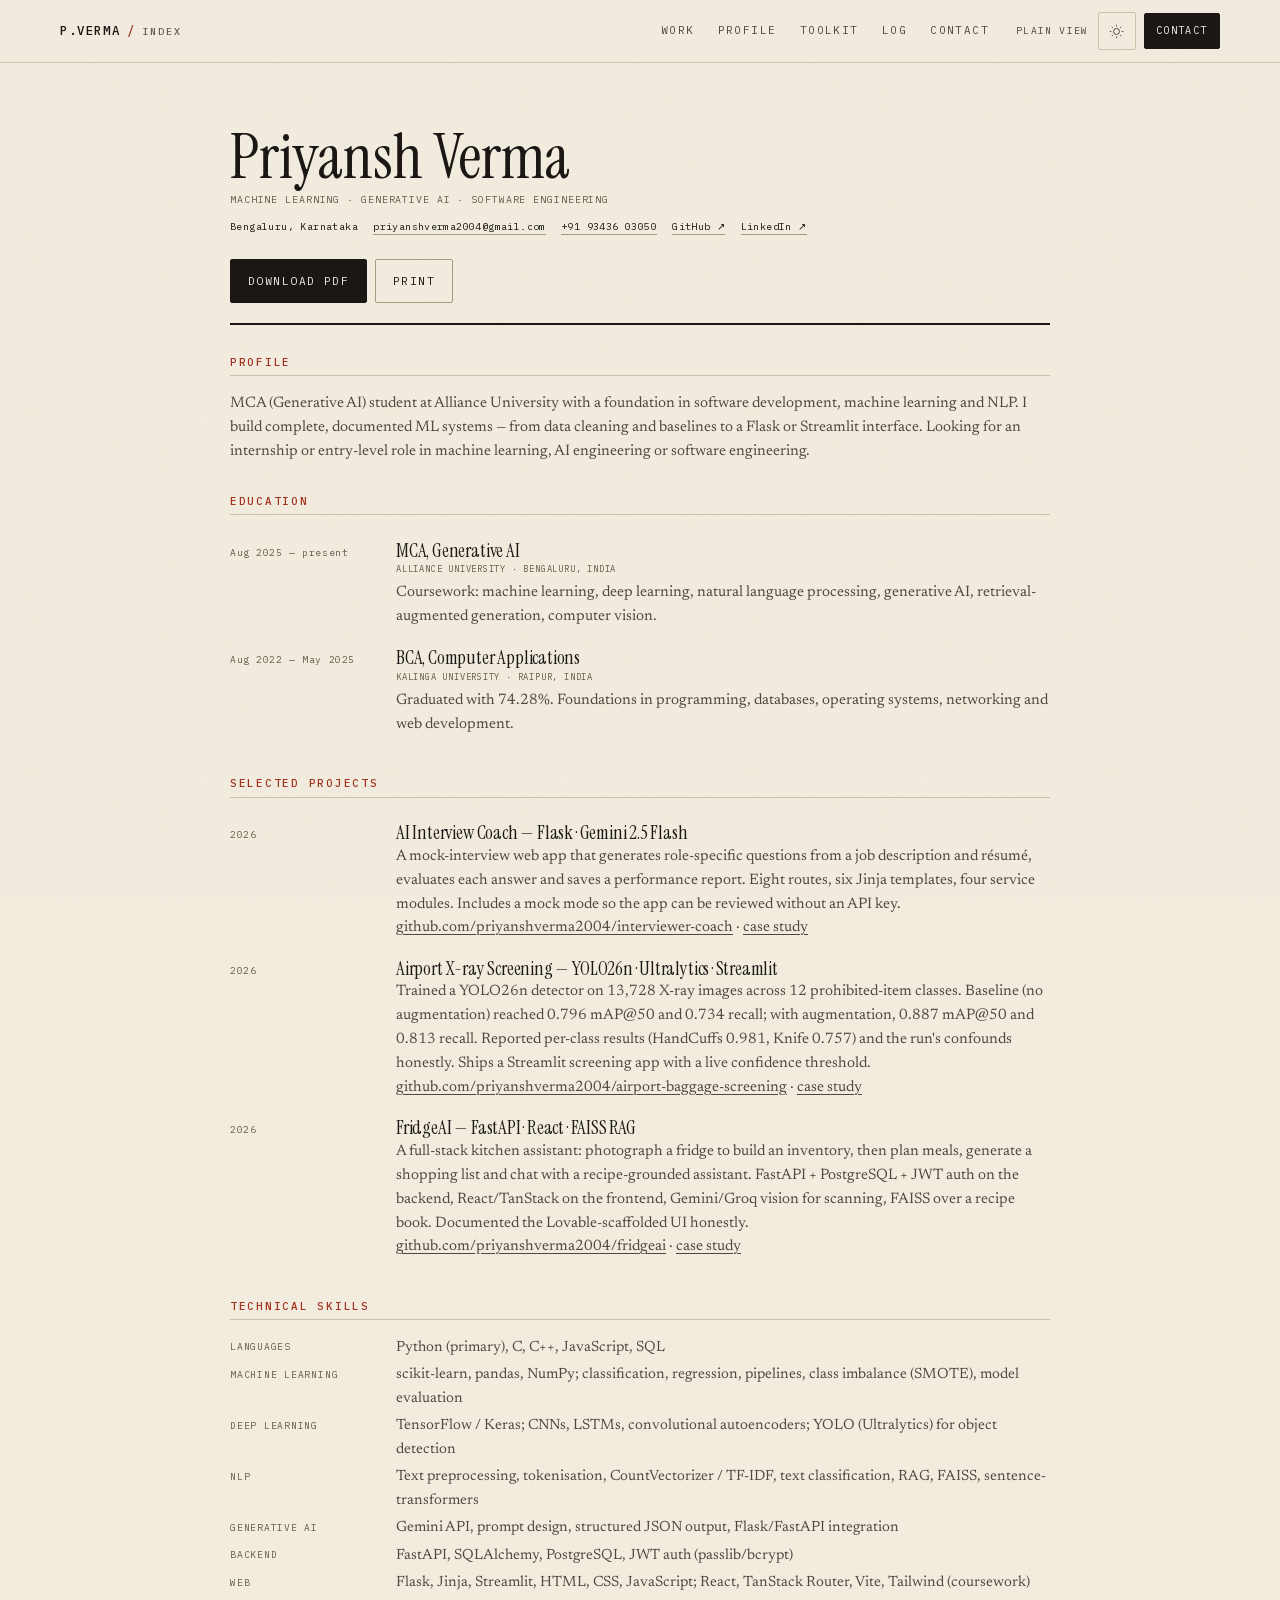
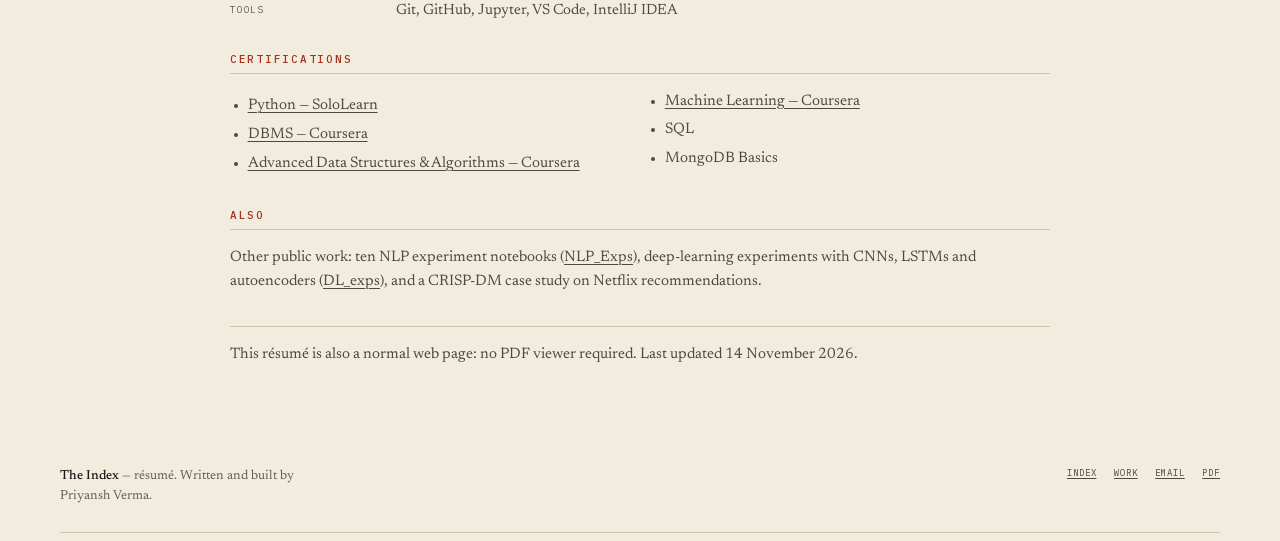
<file: resume/index.html>
<!doctype html>
<html lang="en" data-theme="paper">
<head>
<meta charset="utf-8">
<meta name="viewport" content="width=device-width, initial-scale=1, viewport-fit=cover">
<title>Résumé — Priyansh Verma</title>
<meta name="description" content="One-page résumé: Priyansh Verma, MCA (Generative AI) student in Bengaluru. Machine learning, NLP and LLM projects, with measured results.">
<link rel="canonical" href="https://priyanshverma2004.github.io/resume/">
<meta name="robots" content="index,follow">
<meta name="theme-color" content="#f2ecdf">
<meta name="color-scheme" content="light dark">
<meta property="og:type" content="profile">
<meta property="og:title" content="Priyansh Verma — Résumé">
<meta property="og:description" content="MCA (Generative AI), Alliance University. ML, NLP and LLM projects with measured results. One page.">
<meta property="og:url" content="https://priyanshverma2004.github.io/resume/">
<meta property="og:image" content="https://priyanshverma2004.github.io/assets/img/og.png">
<meta property="og:image:width" content="1200">
<meta property="og:image:height" content="630">
<meta name="twitter:card" content="summary_large_image">
<meta name="twitter:title" content="Priyansh Verma — Résumé">
<meta name="twitter:description" content="MCA (Generative AI), Alliance University. ML, NLP and LLM projects, one page.">
<meta name="twitter:image" content="https://priyanshverma2004.github.io/assets/img/og.png">
<link rel="icon" href="/favicon.svg" type="image/svg+xml">
<link rel="icon" href="/favicon.ico" sizes="32x32">
<link rel="apple-touch-icon" href="/assets/img/apple-touch-icon.png">
<link rel="manifest" href="/site.webmanifest">
<link rel="preload" href="/assets/fonts/instrument-serif.woff2" as="font" type="font/woff2" crossorigin>
<link rel="stylesheet" href="/assets/css/archive.css">
<script type="application/ld+json">
{
  "@context": "https://schema.org",
  "@type": "Person",
  "name": "Priyansh Verma",
  "email": "mailto:priyanshverma2004@gmail.com",
  "telephone": "+91-9343603050",
  "url": "https://priyanshverma2004.github.io/resume/",
  "jobTitle": "Machine Learning & Generative AI Student",
  "address": {"@type": "PostalAddress", "addressLocality": "Bengaluru", "addressRegion": "Karnataka", "addressCountry": "IN"},
  "alumniOf": [{"@type": "CollegeOrUniversity", "name": "Alliance University"}, {"@type": "CollegeOrUniversity", "name": "Kalinga University"}],
  "sameAs": ["https://github.com/priyanshverma2004", "https://www.linkedin.com/in/priyansh-verma-7173572aa/"]
}
</script>
<script>document.documentElement.classList.add('js');</script>
</head>
<body>
<a class="skip" href="#main">Skip to content</a>

<header class="topbar">
  <div class="wrap topbar__inner">
    <a class="brand" href="/" aria-label="Priyansh Verma — home"><b>P.VERMA</b><span>/</span><small>INDEX</small></a>
    <nav id="site-nav" aria-label="Primary">
      <a href="/#work">Work</a><a href="/#about">Profile</a><a href="/#toolkit">Toolkit</a><a href="/#log">Log</a><a href="/#contact">Contact</a>
    </nav>
    <div class="topbar__actions">
      <button class="mode mono" type="button" data-plain-toggle aria-pressed="false" title="Plain, recruiter-friendly view"><span class="mode__label">Plain view</span></button>
      <button class="iconbtn" type="button" data-theme-toggle aria-pressed="false" aria-label="Turn the lights off" title="Lights off">
        <svg viewBox="0 0 24 24" fill="none" stroke="currentColor" stroke-width="1.4" aria-hidden="true"><circle cx="12" cy="12" r="4.2"/><path d="M12 2.6v2.1M12 19.3v2.1M2.6 12h2.1M19.3 12h2.1M5.3 5.3l1.5 1.5M17.2 17.2l1.5 1.5M18.7 5.3l-1.5 1.5M6.8 17.2l-1.5 1.5"/></svg>
      </button>
      <a class="btn btn--sm" href="/#contact">Contact</a>
      <button class="menu" type="button" aria-expanded="false" aria-controls="site-nav" aria-label="Open menu"><span></span></button>
    </div>
  </div>
</header>

<main id="main">
  <div class="wrap resume">
    <header class="resume__head">
      <div>
        <h1>Priyansh Verma</h1>
        <p style="margin-top:.35rem;font-family:var(--mono);font-size:.62rem;letter-spacing:.09em;text-transform:uppercase;color:var(--ink-3)">Machine learning · Generative AI · Software engineering</p>
        <div class="resume__contact">
          <span>Bengaluru, Karnataka</span>
          <a href="mailto:priyanshverma2004@gmail.com">priyanshverma2004@gmail.com</a>
          <a href="tel:+919343603050">+91 93436 03050</a>
          <a href="https://github.com/priyanshverma2004" target="_blank" rel="noopener">GitHub ↗</a>
          <a href="https://www.linkedin.com/in/priyansh-verma-7173572aa/" target="_blank" rel="noopener">LinkedIn ↗</a>
        </div>
      </div>
      <div class="resume__actions">
        <a class="btn" href="/Priyansh-Verma-Resume.pdf" download="Priyansh-Verma-Resume.pdf">Download PDF</a>
        <button class="btn btn--ghost" type="button" onclick="window.print()">Print</button>
      </div>
    </header>

    <section aria-labelledby="r-profile">
      <h2 id="r-profile">Profile</h2>
      <p>MCA (Generative AI) student at Alliance University with a foundation in software development, machine learning and NLP. I build complete, documented ML systems — from data cleaning and baselines to a Flask or Streamlit interface. Looking for an internship or entry-level role in machine learning, AI engineering or software engineering.</p>
    </section>

    <section aria-labelledby="r-education">
      <h2 id="r-education">Education</h2>
      <div class="entry">
        <span class="entry__when">Aug 2025 — present</span>
        <div>
          <h3>MCA, Generative AI</h3>
          <p class="where">Alliance University · Bengaluru, India</p>
          <p>Coursework: machine learning, deep learning, natural language processing, generative AI, retrieval-augmented generation, computer vision.</p>
        </div>
      </div>
      <div class="entry">
        <span class="entry__when">Aug 2022 — May 2025</span>
        <div>
          <h3>BCA, Computer Applications</h3>
          <p class="where">Kalinga University · Raipur, India</p>
          <p>Graduated with 74.28%. Foundations in programming, databases, operating systems, networking and web development.</p>
        </div>
      </div>
    </section>

    <section aria-labelledby="r-projects">
      <h2 id="r-projects">Selected projects</h2>
      <div class="entry">
        <span class="entry__when">2026</span>
        <div>
          <h3>AI Interview Coach — Flask · Gemini 2.5 Flash</h3>
          <p>A mock-interview web app that generates role-specific questions from a job description and résumé, evaluates each answer and saves a performance report. Eight routes, six Jinja templates, four service modules. Includes a mock mode so the app can be reviewed without an API key.</p>
          <p class="small"><a href="https://github.com/priyanshverma2004/interviewer-coach" target="_blank" rel="noopener">github.com/priyanshverma2004/interviewer-coach</a> · <a href="/work/interviewer-coach/">case study</a></p>
        </div>
      </div>
      <div class="entry">
        <span class="entry__when">2026</span>
        <div>
          <h3>Airport X-ray Screening — YOLO26n · Ultralytics · Streamlit</h3>
          <p>Trained a YOLO26n detector on 13,728 X-ray images across 12 prohibited-item classes. Baseline (no augmentation) reached 0.796 mAP@50 and 0.734 recall; with augmentation, 0.887 mAP@50 and 0.813 recall. Reported per-class results (HandCuffs 0.981, Knife 0.757) and the run's confounds honestly. Ships a Streamlit screening app with a live confidence threshold.</p>
          <p class="small"><a href="https://github.com/priyanshverma2004/airport-baggage-screening" target="_blank" rel="noopener">github.com/priyanshverma2004/airport-baggage-screening</a> · <a href="/work/airport-baggage-screening/">case study</a></p>
        </div>
      </div>
      <div class="entry">
        <span class="entry__when">2026</span>
        <div>
          <h3>FridgeAI — FastAPI · React · FAISS RAG</h3>
          <p>A full-stack kitchen assistant: photograph a fridge to build an inventory, then plan meals, generate a shopping list and chat with a recipe-grounded assistant. FastAPI + PostgreSQL + JWT auth on the backend, React/TanStack on the frontend, Gemini/Groq vision for scanning, FAISS over a recipe book. Documented the Lovable-scaffolded UI honestly.</p>
          <p class="small"><a href="https://github.com/priyanshverma2004/fridgeai" target="_blank" rel="noopener">github.com/priyanshverma2004/fridgeai</a> · <a href="/work/fridgeai/">case study</a></p>
        </div>
      </div>
    </section>

    <section aria-labelledby="r-skills">
      <h2 id="r-skills">Technical skills</h2>
      <dl class="skills">
        <dt>Languages</dt><dd>Python (primary), C, C++, JavaScript, SQL</dd>
        <dt>Machine learning</dt><dd>scikit-learn, pandas, NumPy; classification, regression, pipelines, class imbalance (SMOTE), model evaluation</dd>
        <dt>Deep learning</dt><dd>TensorFlow / Keras; CNNs, LSTMs, convolutional autoencoders; YOLO (Ultralytics) for object detection</dd>
        <dt>NLP</dt><dd>Text preprocessing, tokenisation, CountVectorizer / TF-IDF, text classification, RAG, FAISS, sentence-transformers</dd>
        <dt>Generative AI</dt><dd>Gemini API, prompt design, structured JSON output, Flask/FastAPI integration</dd>
        <dt>Backend</dt><dd>FastAPI, SQLAlchemy, PostgreSQL, JWT auth (passlib/bcrypt)</dd>
        <dt>Web</dt><dd>Flask, Jinja, Streamlit, HTML, CSS, JavaScript; React, TanStack Router, Vite, Tailwind (coursework)</dd>
        <dt>Tools</dt><dd>Git, GitHub, Jupyter, VS Code, IntelliJ IDEA</dd>
      </dl>
    </section>

    <section aria-labelledby="r-certs">
      <h2 id="r-certs">Certifications</h2>
      <ul style="columns:2;column-gap:2rem">
        <li><a href="https://www.sololearn.com/en/profile/32237188" target="_blank" rel="noopener">Python — SoloLearn</a></li>
        <li><a href="https://www.coursera.org/account/accomplishments/verify/08Z99RYWXLDU" target="_blank" rel="noopener">DBMS — Coursera</a></li>
        <li><a href="https://www.coursera.org/account/accomplishments/verify/0D1Z4XBJWHRK" target="_blank" rel="noopener">Advanced Data Structures &amp; Algorithms — Coursera</a></li>
        <li><a href="https://www.coursera.org/account/accomplishments/verify/J28CYCP1X08O" target="_blank" rel="noopener">Machine Learning — Coursera</a></li>
        <li>SQL</li>
        <li>MongoDB Basics</li>
      </ul>
    </section>

    <section aria-labelledby="r-other">
      <h2 id="r-other">Also</h2>
      <p>Other public work: ten NLP experiment notebooks (<a href="https://github.com/priyanshverma2004/NLP_Exps" target="_blank" rel="noopener">NLP_Exps</a>), deep-learning experiments with CNNs, LSTMs and autoencoders (<a href="https://github.com/priyanshverma2004/DL_exps-" target="_blank" rel="noopener">DL_exps</a>), and a CRISP-DM case study on Netflix recommendations.</p>
    </section>

    <p class="resume__note">This résumé is also a normal web page: no PDF viewer required. Last updated 14 November 2026.</p>
  </div>
</main>

<footer class="footer">
  <div class="wrap">
    <div class="footer__grid">
      <p><b style="font-weight:500;color:var(--ink)">The Index</b> — résumé. Written and built by Priyansh Verma.</p>
      <div class="footer__meta">
        <a href="/">Index</a>
        <a href="/#work">Work</a>
        <a href="mailto:priyanshverma2004@gmail.com">Email</a>
        <a href="/Priyansh-Verma-Resume.pdf" download>PDF</a>
      </div>
    </div>
    <div class="colophon">
      <span>Set in Instrument Serif, Newsreader &amp; IBM Plex Mono. No cookies, no trackers, no analytics.</span>
      <span>© 2026 Priyansh Verma</span>
    </div>
  </div>
</footer>
<script src="/assets/js/archive.js" defer></script>
</body>
</html>
</file>
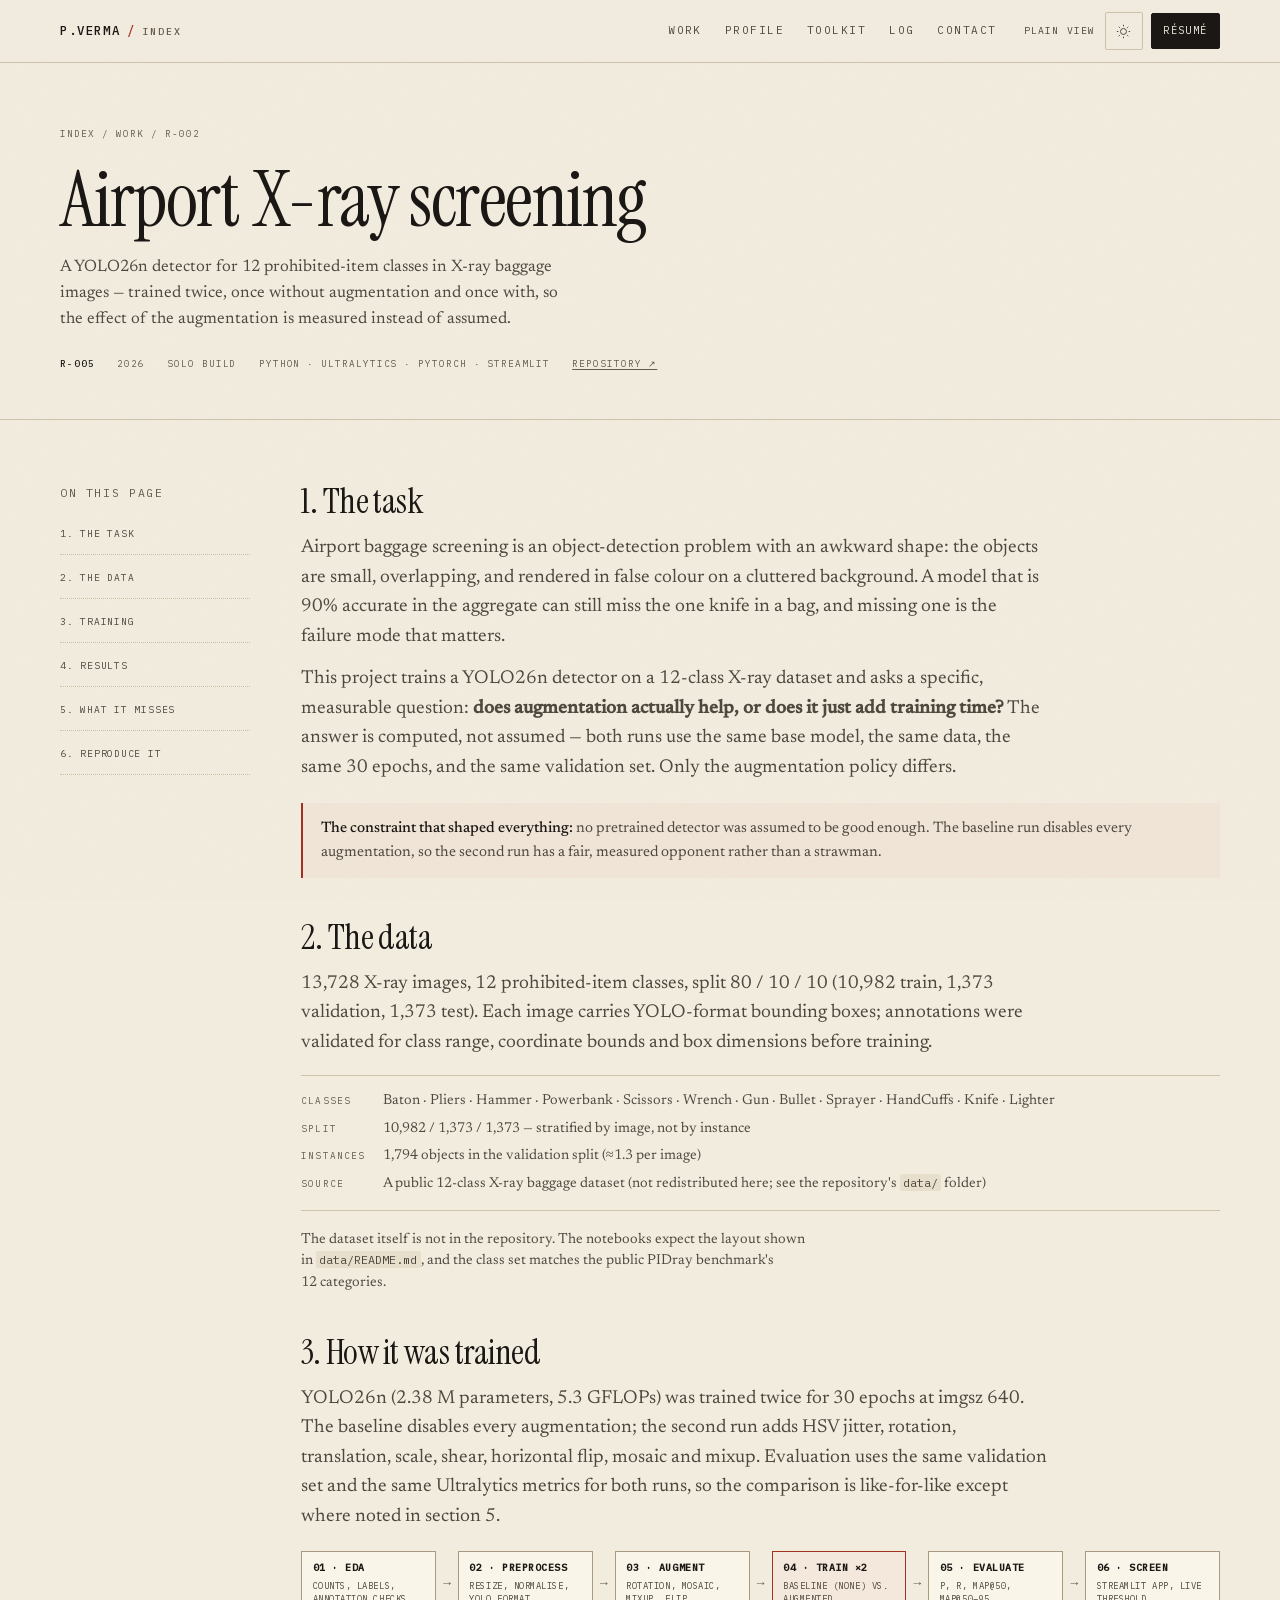
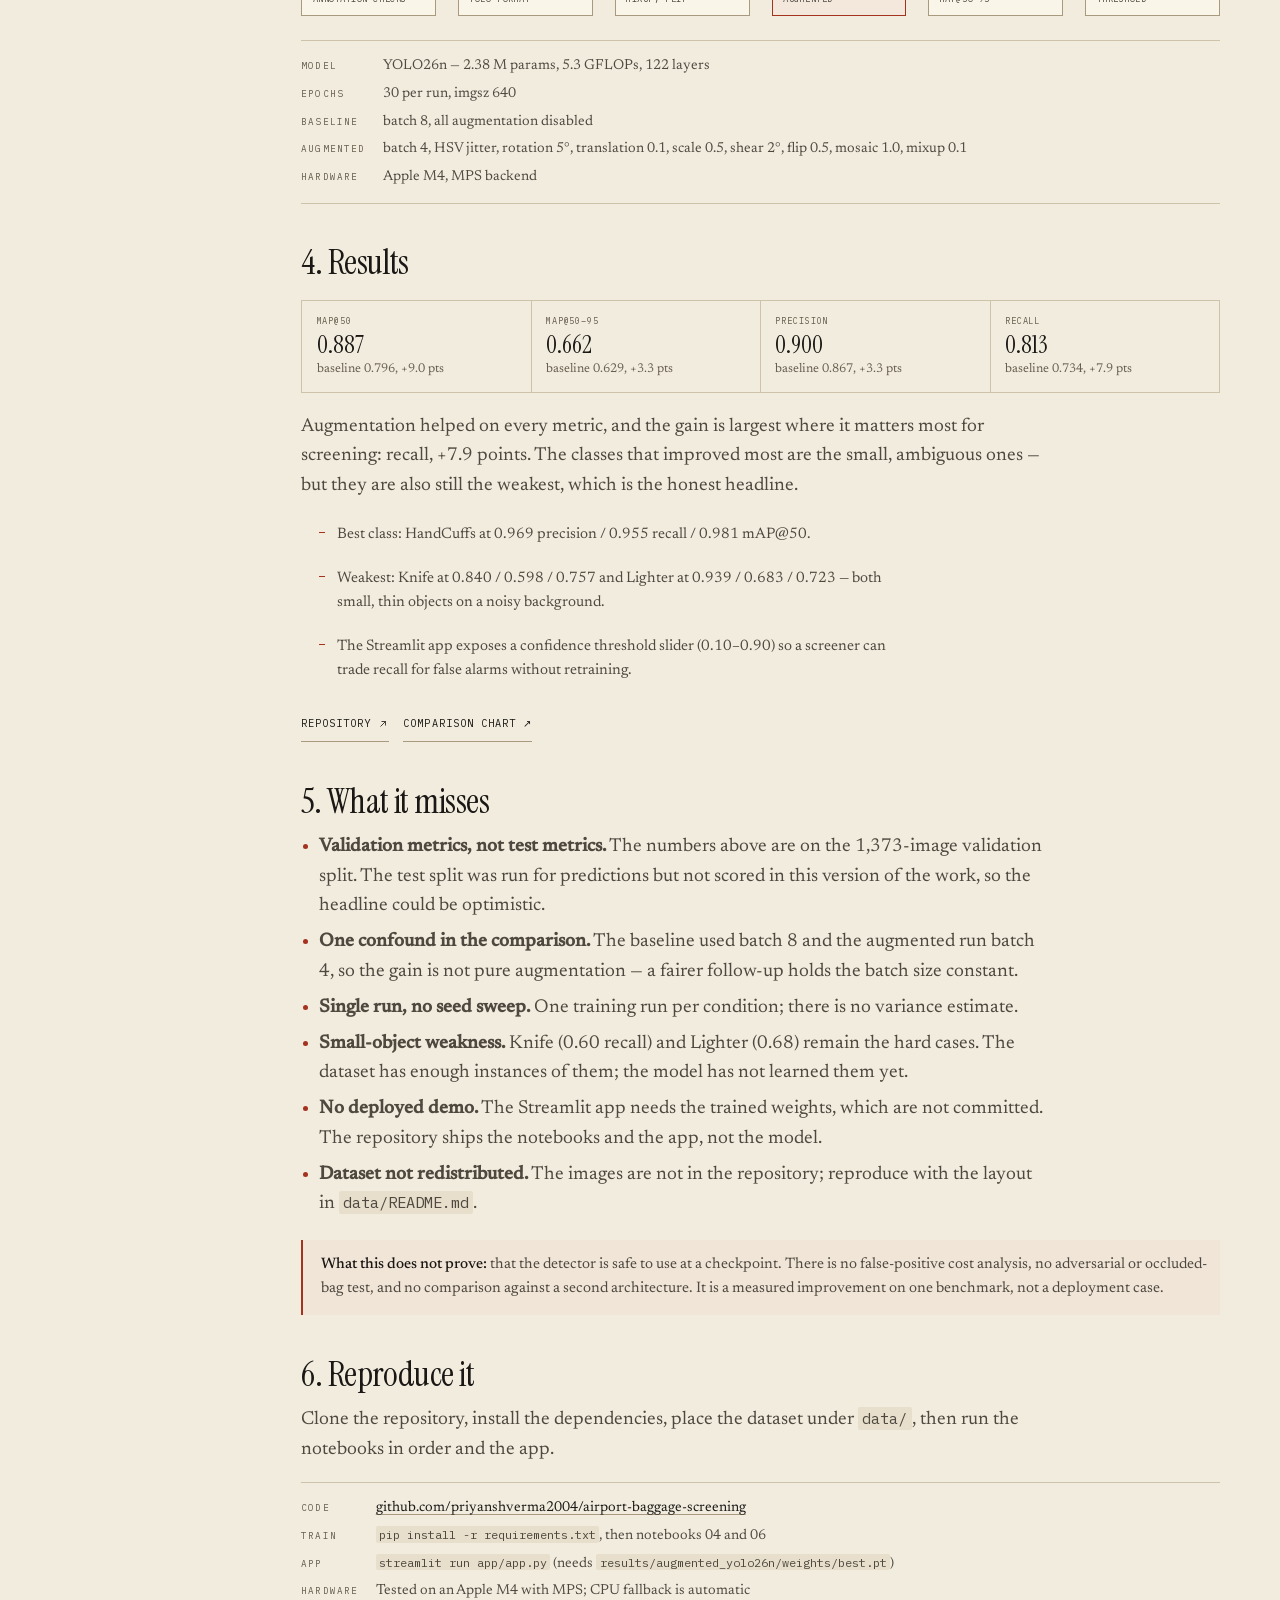
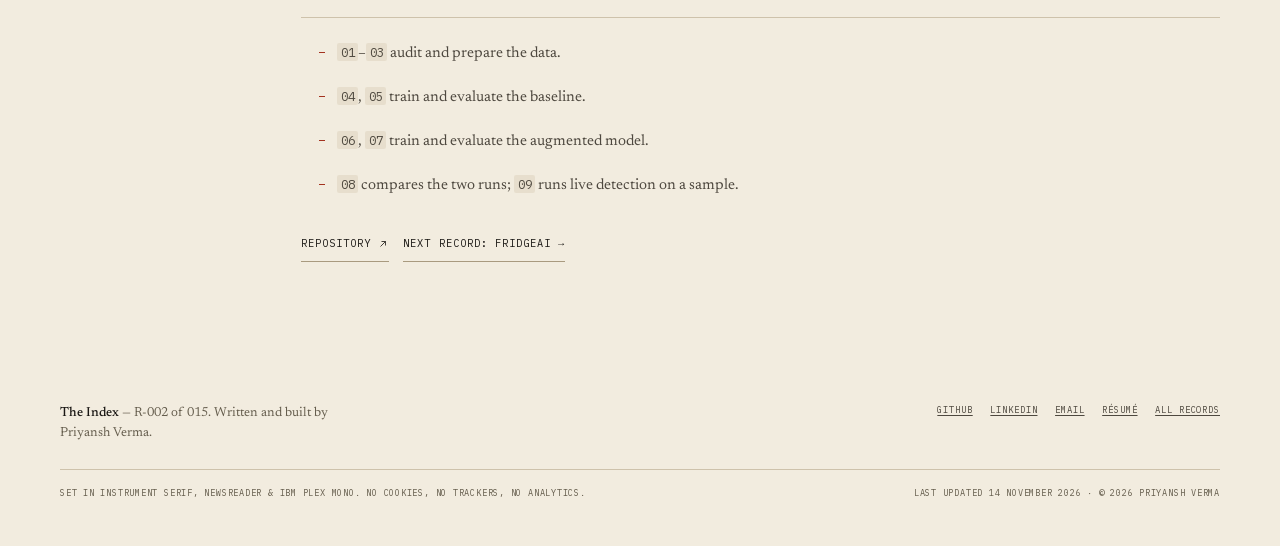
<file: work/airport-baggage-screening/index.html>
<!doctype html>
<html lang="en" data-theme="paper" data-plain="false">
<head>
<meta charset="utf-8">
<meta name="viewport" content="width=device-width, initial-scale=1, viewport-fit=cover">
<title>Airport X-ray screening — a full record | Priyansh Verma</title>
<meta name="description" content="Case study: a YOLO26n detector for 12 prohibited-item classes in X-ray baggage images. Baseline vs. augmented training, per-class metrics, and an honest list of what does not work.">
<link rel="canonical" href="https://priyanshverma2004.github.io/work/airport-baggage-screening/">
<meta name="robots" content="index,follow,max-image-preview:large">
<meta name="theme-color" content="#f2ecdf">
<meta name="color-scheme" content="light dark">
<meta property="og:type" content="article">
<meta property="og:site_name" content="The Index — Priyansh Verma">
<meta property="og:title" content="Airport X-ray screening — a full record">
<meta property="og:description" content="YOLO26n on 13,728 X-ray images, 12 classes. Baseline mAP@50 0.796, augmented 0.887. What I trained, what I measured, what is still wrong.">
<meta property="og:url" content="https://priyanshverma2004.github.io/work/airport-baggage-screening/">
<meta property="og:image" content="https://priyanshverma2004.github.io/assets/img/og.png">
<meta property="og:image:width" content="1200">
<meta property="og:image:height" content="630">
<meta name="twitter:card" content="summary_large_image">
<meta name="twitter:title" content="Airport X-ray screening — a full record">
<meta name="twitter:description" content="YOLO26n on 13,728 X-ray images, 12 classes. Baseline mAP@50 0.796, augmented 0.887.">
<meta name="twitter:image" content="https://priyanshverma2004.github.io/assets/img/og.png">
<link rel="icon" href="/favicon.svg" type="image/svg+xml">
<link rel="icon" href="/favicon.ico" sizes="32x32">
<link rel="apple-touch-icon" href="/assets/img/apple-touch-icon.png">
<link rel="manifest" href="/site.webmanifest">
<link rel="preload" href="/assets/fonts/instrument-serif.woff2" as="font" type="font/woff2" crossorigin>
<link rel="stylesheet" href="/assets/css/archive.css">
<script type="application/ld+json">
{
  "@context": "https://schema.org",
  "@type": "CreativeWork",
  "name": "AI Interview Coach",
  "author": {"@type": "Person", "name": "Priyansh Verma", "url": "https://priyanshverma2004.github.io/"},
  "dateCreated": "2026",
  "programmingLanguage": ["Python"],
  "about": ["Computer vision", "Object detection", "YOLO", "PyTorch"],
  "url": "https://priyanshverma2004.github.io/work/airport-baggage-screening/",
  "codeRepository": "https://github.com/priyanshverma2004/airport-baggage-screening"
}
</script>
<script>document.documentElement.classList.add('js');</script>
</head>
<body>
<a class="skip" href="#main">Skip to content</a>
<div class="progress" aria-hidden="true"><span></span></div>

<header class="topbar">
  <div class="wrap topbar__inner">
    <a class="brand" href="/" aria-label="Priyansh Verma — home"><b>P.VERMA</b><span>/</span><small>INDEX</small></a>
    <nav id="site-nav" aria-label="Primary">
      <a href="/#work">Work</a>
      <a href="/#about">Profile</a>
      <a href="/#toolkit">Toolkit</a>
      <a href="/#log">Log</a>
      <a href="/#contact">Contact</a>
    </nav>
    <div class="topbar__actions">
      <button class="mode mono" type="button" data-plain-toggle aria-pressed="false" title="Plain, recruiter-friendly view"><span class="mode__label">Plain view</span></button>
      <button class="iconbtn" type="button" data-theme-toggle aria-pressed="false" aria-label="Turn the lights off" title="Lights off">
        <svg viewBox="0 0 24 24" fill="none" stroke="currentColor" stroke-width="1.4" aria-hidden="true"><circle cx="12" cy="12" r="4.2"/><path d="M12 2.6v2.1M12 19.3v2.1M2.6 12h2.1M19.3 12h2.1M5.3 5.3l1.5 1.5M17.2 17.2l1.5 1.5M18.7 5.3l-1.5 1.5M6.8 17.2l-1.5 1.5"/></svg>
      </button>
      <a class="btn btn--sm" href="/resume/">Résumé</a>
      <button class="menu" type="button" aria-expanded="false" aria-controls="site-nav" aria-label="Open menu"><span></span></button>
    </div>
  </div>
</header>

<main id="main">
  <header class="subhero">
    <div class="wrap">
      <nav class="crumb" aria-label="Breadcrumb">
        <a href="/">Index</a><span>/</span><a href="/#work">Work</a><span>/</span><span aria-current="page">R-002</span>
      </nav>
      <h1>Airport X-ray screening</h1>
      <p class="dek">A YOLO26n detector for 12 prohibited-item classes in X-ray baggage images — trained twice, once without augmentation and once with, so the effect of the augmentation is measured instead of assumed.</p>
      <div class="subhero__meta">
        <span><b>R-005</b></span>
        <span>2026</span>
        <span>Solo build</span>
        <span>Python · Ultralytics · PyTorch · Streamlit</span>
        <span><a href="https://github.com/priyanshverma2004/airport-baggage-screening" target="_blank" rel="noopener">Repository ↗</a></span>
      </div>
    </div>
  </header>

  <div class="wrap cs">
    <aside class="cs__side" aria-label="On this page">
      <span class="mono">On this page</span>
      <ul>
        <li><a href="#task">1. The task</a></li>
        <li><a href="#data">2. The data</a></li>
        <li><a href="#training">3. Training</a></li>
        <li><a href="#results">4. Results</a></li>
        <li><a href="#misses">5. What it misses</a></li>
        <li><a href="#reproduce">6. Reproduce it</a></li>
      </ul>
    </aside>

    <div class="cs__main">
      <section id="task">
        <h2>1. The task</h2>
        <p>Airport baggage screening is an object-detection problem with an awkward shape: the objects are small, overlapping, and rendered in false colour on a cluttered background. A model that is 90% accurate in the aggregate can still miss the one knife in a bag, and missing one is the failure mode that matters.</p>
        <p>This project trains a YOLO26n detector on a 12-class X-ray dataset and asks a specific, measurable question: <strong>does augmentation actually help, or does it just add training time?</strong> The answer is computed, not assumed — both runs use the same base model, the same data, the same 30 epochs, and the same validation set. Only the augmentation policy differs.</p>
        <div class="callout"><b>The constraint that shaped everything:</b> no pretrained detector was assumed to be good enough. The baseline run disables every augmentation, so the second run has a fair, measured opponent rather than a strawman.</div>
      </section>

      <section id="data">
        <h2>2. The data</h2>
        <p>13,728 X-ray images, 12 prohibited-item classes, split 80 / 10 / 10 (10,982 train, 1,373 validation, 1,373 test). Each image carries YOLO-format bounding boxes; annotations were validated for class range, coordinate bounds and box dimensions before training.</p>
        <dl class="spec">
          <dt>Classes</dt><dd>Baton · Pliers · Hammer · Powerbank · Scissors · Wrench · Gun · Bullet · Sprayer · HandCuffs · Knife · Lighter</dd>
          <dt>Split</dt><dd>10,982 / 1,373 / 1,373 — stratified by image, not by instance</dd>
          <dt>Instances</dt><dd>1,794 objects in the validation split (≈1.3 per image)</dd>
          <dt>Source</dt><dd>A public 12-class X-ray baggage dataset (not redistributed here; see the repository's <code>data/</code> folder)</dd>
        </dl>
        <p class="small muted" style="margin-top:.9rem">The dataset itself is not in the repository. The notebooks expect the layout shown in <code>data/README.md</code>, and the class set matches the public PIDray benchmark's 12 categories.</p>
      </section>

      <section id="training">
        <h2>3. How it was trained</h2>
        <p>YOLO26n (2.38 M parameters, 5.3 GFLOPs) was trained twice for 30 epochs at imgsz 640. The baseline disables every augmentation; the second run adds HSV jitter, rotation, translation, scale, shear, horizontal flip, mosaic and mixup. Evaluation uses the same validation set and the same Ultralytics metrics for both runs, so the comparison is like-for-like except where noted in section 5.</p>
        <div class="flow" aria-label="Training flow">
          <div class="flow__node"><b>01 · EDA</b>counts, labels, annotation checks</div>
          <div class="flow__arrow" aria-hidden="true">→</div>
          <div class="flow__node"><b>02 · PREPROCESS</b>resize, normalise, YOLO format</div>
          <div class="flow__arrow" aria-hidden="true">→</div>
          <div class="flow__node"><b>03 · AUGMENT</b>rotation, mosaic, mixup, flip</div>
          <div class="flow__arrow" aria-hidden="true">→</div>
          <div class="flow__node is-key"><b>04 · TRAIN ×2</b>baseline (none) vs. augmented</div>
          <div class="flow__arrow" aria-hidden="true">→</div>
          <div class="flow__node"><b>05 · EVALUATE</b>P, R, mAP@50, mAP@50–95</div>
          <div class="flow__arrow" aria-hidden="true">→</div>
          <div class="flow__node"><b>06 · SCREEN</b>Streamlit app, live threshold</div>
        </div>
        <dl class="spec">
          <dt>Model</dt><dd>YOLO26n — 2.38 M params, 5.3 GFLOPs, 122 layers</dd>
          <dt>Epochs</dt><dd>30 per run, imgsz 640</dd>
          <dt>Baseline</dt><dd>batch 8, all augmentation disabled</dd>
          <dt>Augmented</dt><dd>batch 4, HSV jitter, rotation 5°, translation 0.1, scale 0.5, shear 2°, flip 0.5, mosaic 1.0, mixup 0.1</dd>
          <dt>Hardware</dt><dd>Apple M4, MPS backend</dd>
        </dl>
      </section>

      <section id="results">
        <h2>4. Results</h2>
        <dl class="kv">
          <div><dt>mAP@50</dt><dd>0.887<small>baseline 0.796, +9.0 pts</small></dd></div>
          <div><dt>mAP@50–95</dt><dd>0.662<small>baseline 0.629, +3.3 pts</small></dd></div>
          <div><dt>Precision</dt><dd>0.900<small>baseline 0.867, +3.3 pts</small></dd></div>
          <div><dt>Recall</dt><dd>0.813<small>baseline 0.734, +7.9 pts</small></dd></div>
        </dl>
        <p>Augmentation helped on every metric, and the gain is largest where it matters most for screening: recall, +7.9 points. The classes that improved most are the small, ambiguous ones — but they are also still the weakest, which is the honest headline.</p>
        <ul class="bullets">
          <li>Best class: HandCuffs at 0.969 precision / 0.955 recall / 0.981 mAP@50.</li>
          <li>Weakest: Knife at 0.840 / 0.598 / 0.757 and Lighter at 0.939 / 0.683 / 0.723 — both small, thin objects on a noisy background.</li>
          <li>The Streamlit app exposes a confidence threshold slider (0.10–0.90) so a screener can trade recall for false alarms without retraining.</li>
        </ul>
        <p class="links">
          <a href="https://github.com/priyanshverma2004/airport-baggage-screening" target="_blank" rel="noopener">Repository <svg viewBox="0 0 24 24" fill="none" stroke="currentColor" stroke-width="1.6" aria-hidden="true"><path d="M7 17L17 7M9 7h8v8"/></svg></a>
          <a href="https://github.com/priyanshverma2004/airport-baggage-screening/blob/main/docs/model-comparison.png" target="_blank" rel="noopener">Comparison chart ↗</a>
        </p>
      </section>

      <section id="misses">
        <h2>5. What it misses</h2>
        <ul>
          <li><strong>Validation metrics, not test metrics.</strong> The numbers above are on the 1,373-image validation split. The test split was run for predictions but not scored in this version of the work, so the headline could be optimistic.</li>
          <li><strong>One confound in the comparison.</strong> The baseline used batch 8 and the augmented run batch 4, so the gain is not pure augmentation — a fairer follow-up holds the batch size constant.</li>
          <li><strong>Single run, no seed sweep.</strong> One training run per condition; there is no variance estimate.</li>
          <li><strong>Small-object weakness.</strong> Knife (0.60 recall) and Lighter (0.68) remain the hard cases. The dataset has enough instances of them; the model has not learned them yet.</li>
          <li><strong>No deployed demo.</strong> The Streamlit app needs the trained weights, which are not committed. The repository ships the notebooks and the app, not the model.</li>
          <li><strong>Dataset not redistributed.</strong> The images are not in the repository; reproduce with the layout in <code>data/README.md</code>.</li>
        </ul>
        <div class="callout"><b>What this does not prove:</b> that the detector is safe to use at a checkpoint. There is no false-positive cost analysis, no adversarial or occluded-bag test, and no comparison against a second architecture. It is a measured improvement on one benchmark, not a deployment case.</div>
      </section>

      <section id="reproduce">
        <h2>6. Reproduce it</h2>
        <p>Clone the repository, install the dependencies, place the dataset under <code>data/</code>, then run the notebooks in order and the app.</p>
        <dl class="spec">
          <dt>Code</dt><dd><a href="https://github.com/priyanshverma2004/airport-baggage-screening" target="_blank" rel="noopener">github.com/priyanshverma2004/airport-baggage-screening</a></dd>
          <dt>Train</dt><dd><code>pip install -r requirements.txt</code>, then notebooks 04 and 06</dd>
          <dt>App</dt><dd><code>streamlit run app/app.py</code> (needs <code>results/augmented_yolo26n/weights/best.pt</code>)</dd>
          <dt>Hardware</dt><dd>Tested on an Apple M4 with MPS; CPU fallback is automatic</dd>
        </dl>
        <ul class="bullets">
          <li><code>01</code>–<code>03</code> audit and prepare the data.</li>
          <li><code>04</code>, <code>05</code> train and evaluate the baseline.</li>
          <li><code>06</code>, <code>07</code> train and evaluate the augmented model.</li>
          <li><code>08</code> compares the two runs; <code>09</code> runs live detection on a sample.</li>
        </ul>
        <p class="links" style="margin-top:1.6rem">
          <a href="https://github.com/priyanshverma2004/airport-baggage-screening" target="_blank" rel="noopener">Repository <svg viewBox="0 0 24 24" fill="none" stroke="currentColor" stroke-width="1.6" aria-hidden="true"><path d="M7 17L17 7M9 7h8v8"/></svg></a>
          <a href="/work/fridgeai/">Next record: FridgeAI →</a>
        </p>
      </section>
    </div>
  </div>
</main>

<footer class="footer">
  <div class="wrap">
    <div class="footer__grid">
      <p><b style="font-weight:500;color:var(--ink)">The Index</b> — R-002 of 015. Written and built by Priyansh Verma.</p>
      <div class="footer__meta">
        <a href="https://github.com/priyanshverma2004" target="_blank" rel="noopener">GitHub</a>
        <a href="https://www.linkedin.com/in/priyansh-verma-7173572aa/" target="_blank" rel="noopener">LinkedIn</a>
        <a href="mailto:priyanshverma2004@gmail.com">Email</a>
        <a href="/resume/">Résumé</a>
        <a href="/#work">All records</a>
      </div>
    </div>
    <div class="colophon">
      <span>Set in Instrument Serif, Newsreader &amp; IBM Plex Mono. No cookies, no trackers, no analytics.</span>
      <span>Last updated 14 November 2026 · © 2026 Priyansh Verma</span>
    </div>
  </div>
</footer>
<script src="/assets/js/archive.js" defer></script>
</body>
</html>
</file>
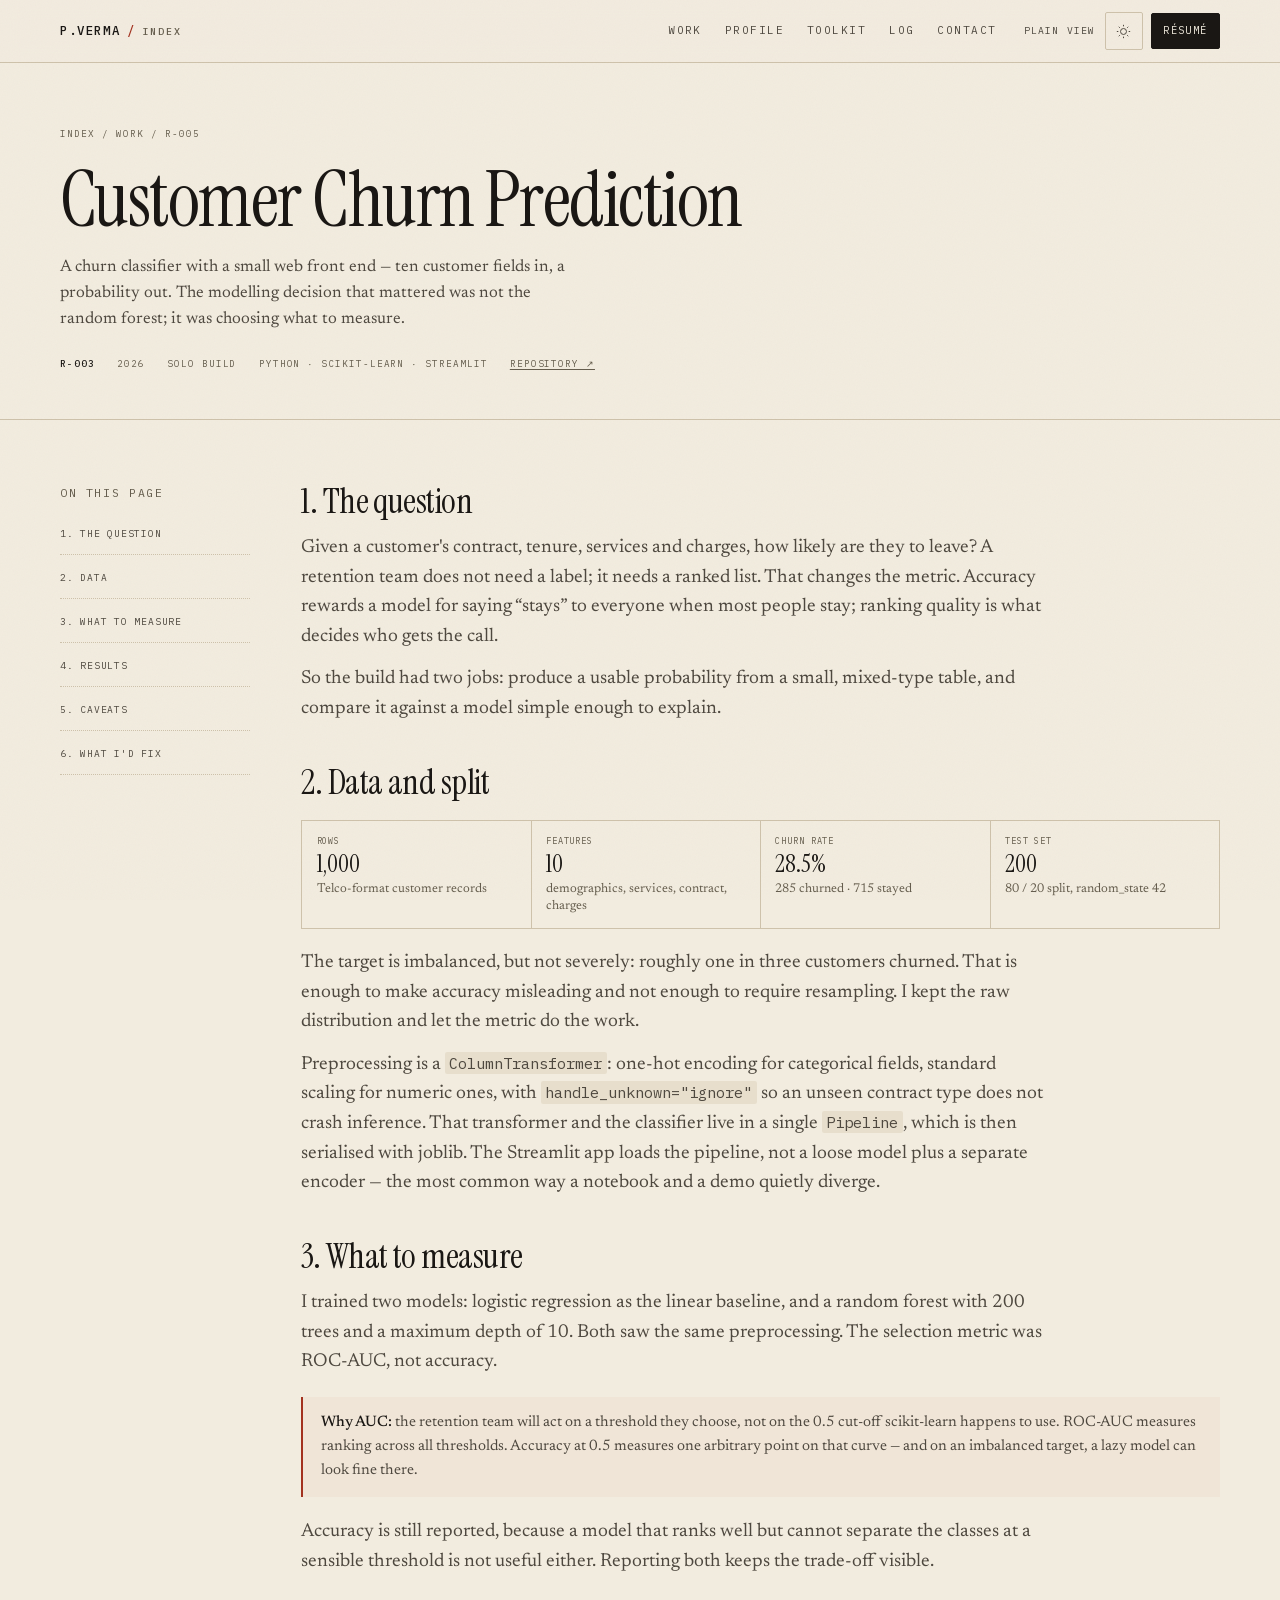
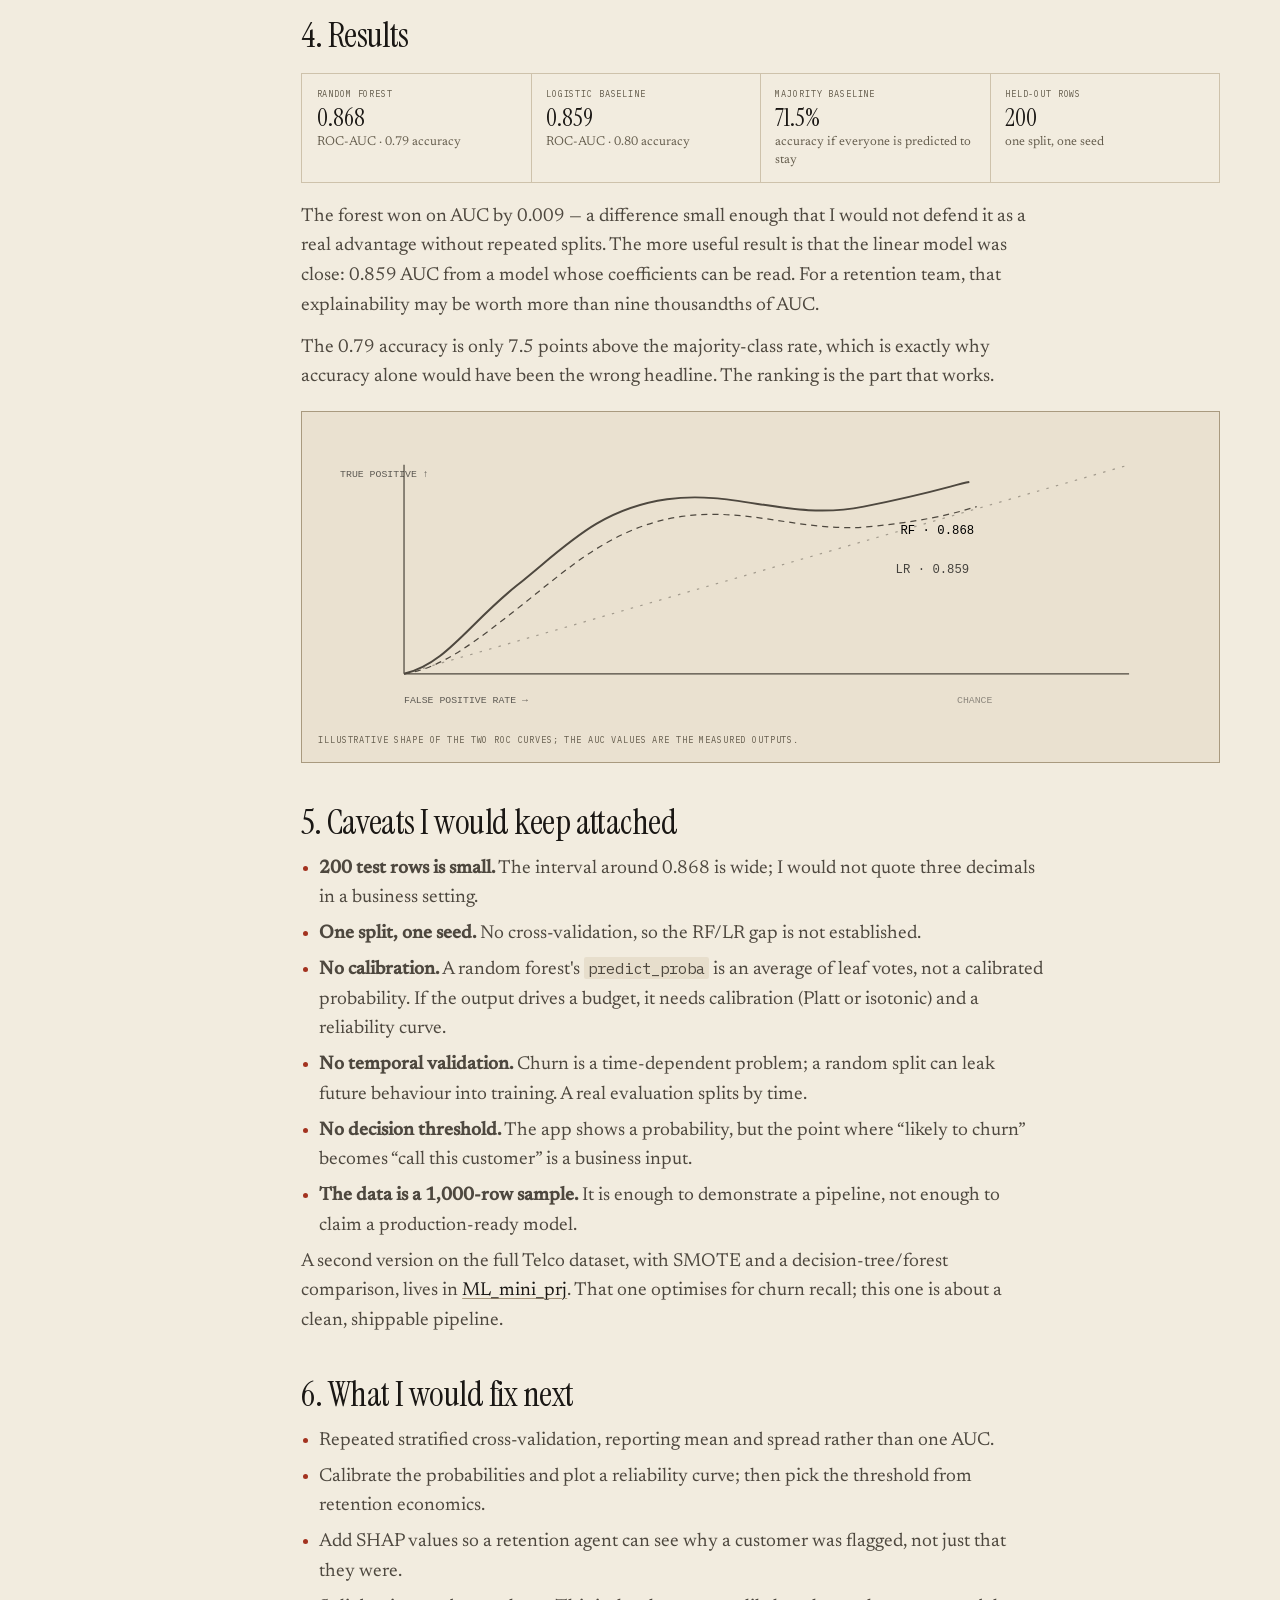
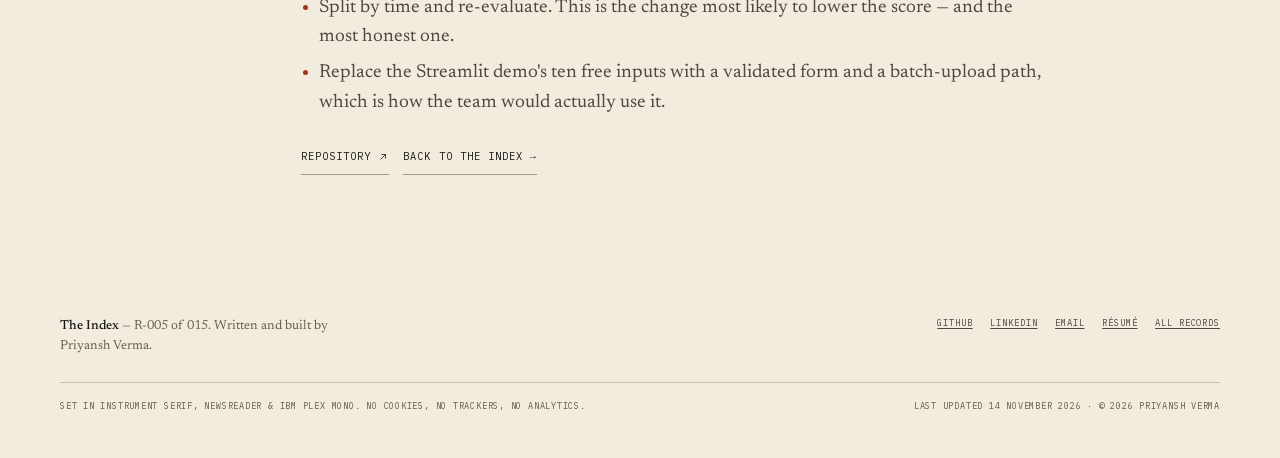
<file: work/churn/index.html>
<!doctype html>
<html lang="en" data-theme="paper" data-plain="false">
<head>
<meta charset="utf-8">
<meta name="viewport" content="width=device-width, initial-scale=1, viewport-fit=cover">
<title>Customer Churn Prediction — a full record | Priyansh Verma</title>
<meta name="description" content="Case study: a churn classifier on 1,000 Telco-format records, 0.868 ROC-AUC on 200 held-out rows, a linear baseline, a scikit-learn pipeline and an honest read of a small test set.">
<link rel="canonical" href="https://priyanshverma2004.github.io/work/churn/">
<meta name="robots" content="index,follow,max-image-preview:large">
<meta name="theme-color" content="#f2ecdf">
<meta name="color-scheme" content="light dark">
<meta property="og:type" content="article">
<meta property="og:site_name" content="The Index — Priyansh Verma">
<meta property="og:title" content="Customer Churn Prediction — a full record">
<meta property="og:description" content="0.868 ROC-AUC on 200 held-out rows, against a 0.859 logistic baseline. Why AUC, what the small test set hides, and what I'd fix.">
<meta property="og:url" content="https://priyanshverma2004.github.io/work/churn/">
<meta property="og:image" content="https://priyanshverma2004.github.io/assets/img/og.png">
<meta property="og:image:width" content="1200">
<meta property="og:image:height" content="630">
<meta name="twitter:card" content="summary_large_image">
<meta name="twitter:title" content="Customer Churn Prediction — a full record">
<meta name="twitter:description" content="0.868 ROC-AUC on 200 held-out rows, against a 0.859 logistic baseline.">
<meta name="twitter:image" content="https://priyanshverma2004.github.io/assets/img/og.png">
<link rel="icon" href="/favicon.svg" type="image/svg+xml">
<link rel="icon" href="/favicon.ico" sizes="32x32">
<link rel="apple-touch-icon" href="/assets/img/apple-touch-icon.png">
<link rel="manifest" href="/site.webmanifest">
<link rel="preload" href="/assets/fonts/instrument-serif.woff2" as="font" type="font/woff2" crossorigin>
<link rel="stylesheet" href="/assets/css/archive.css">
<script type="application/ld+json">
{
  "@context": "https://schema.org",
  "@type": "CreativeWork",
  "name": "Customer Churn Prediction",
  "author": {"@type": "Person", "name": "Priyansh Verma", "url": "https://priyanshverma2004.github.io/"},
  "dateCreated": "2026",
  "programmingLanguage": ["Python"],
  "about": ["Machine Learning", "Customer churn", "scikit-learn", "Streamlit"],
  "url": "https://priyanshverma2004.github.io/work/churn/",
  "codeRepository": "https://github.com/priyanshverma2004/Custo_churn_pred_prj"
}
</script>
<script>document.documentElement.classList.add('js');</script>
</head>
<body>
<a class="skip" href="#main">Skip to content</a>
<div class="progress" aria-hidden="true"><span></span></div>

<header class="topbar">
  <div class="wrap topbar__inner">
    <a class="brand" href="/" aria-label="Priyansh Verma — home"><b>P.VERMA</b><span>/</span><small>INDEX</small></a>
    <nav id="site-nav" aria-label="Primary">
      <a href="/#work">Work</a><a href="/#about">Profile</a><a href="/#toolkit">Toolkit</a><a href="/#log">Log</a><a href="/#contact">Contact</a>
    </nav>
    <div class="topbar__actions">
      <button class="mode mono" type="button" data-plain-toggle aria-pressed="false" title="Plain, recruiter-friendly view"><span class="mode__label">Plain view</span></button>
      <button class="iconbtn" type="button" data-theme-toggle aria-pressed="false" aria-label="Turn the lights off" title="Lights off">
        <svg viewBox="0 0 24 24" fill="none" stroke="currentColor" stroke-width="1.4" aria-hidden="true"><circle cx="12" cy="12" r="4.2"/><path d="M12 2.6v2.1M12 19.3v2.1M2.6 12h2.1M19.3 12h2.1M5.3 5.3l1.5 1.5M17.2 17.2l1.5 1.5M18.7 5.3l-1.5 1.5M6.8 17.2l-1.5 1.5"/></svg>
      </button>
      <a class="btn btn--sm" href="/resume/">Résumé</a>
      <button class="menu" type="button" aria-expanded="false" aria-controls="site-nav" aria-label="Open menu"><span></span></button>
    </div>
  </div>
</header>

<main id="main">
  <header class="subhero">
    <div class="wrap">
      <nav class="crumb" aria-label="Breadcrumb">
        <a href="/">Index</a><span>/</span><a href="/#work">Work</a><span>/</span><span aria-current="page">R-005</span>
      </nav>
      <h1>Customer Churn Prediction</h1>
      <p class="dek">A churn classifier with a small web front end — ten customer fields in, a probability out. The modelling decision that mattered was not the random forest; it was choosing what to measure.</p>
      <div class="subhero__meta">
        <span><b>R-003</b></span><span>2026</span><span>Solo build</span><span>Python · scikit-learn · Streamlit</span>
        <span><a href="https://github.com/priyanshverma2004/Custo_churn_pred_prj" target="_blank" rel="noopener">Repository ↗</a></span>
      </div>
    </div>
  </header>

  <div class="wrap cs">
    <aside class="cs__side" aria-label="On this page">
      <span class="mono">On this page</span>
      <ul>
        <li><a href="#question">1. The question</a></li>
        <li><a href="#data">2. Data</a></li>
        <li><a href="#measure">3. What to measure</a></li>
        <li><a href="#results">4. Results</a></li>
        <li><a href="#limits">5. Caveats</a></li>
        <li><a href="#next">6. What I'd fix</a></li>
      </ul>
    </aside>

    <div class="cs__main">
      <section id="question">
        <h2>1. The question</h2>
        <p>Given a customer's contract, tenure, services and charges, how likely are they to leave? A retention team does not need a label; it needs a ranked list. That changes the metric. Accuracy rewards a model for saying “stays” to everyone when most people stay; ranking quality is what decides who gets the call.</p>
        <p>So the build had two jobs: produce a usable probability from a small, mixed-type table, and compare it against a model simple enough to explain.</p>
      </section>

      <section id="data">
        <h2>2. Data and split</h2>
        <dl class="kv">
          <div><dt>Rows</dt><dd>1,000<small>Telco-format customer records</small></dd></div>
          <div><dt>Features</dt><dd>10<small>demographics, services, contract, charges</small></dd></div>
          <div><dt>Churn rate</dt><dd>28.5%<small>285 churned · 715 stayed</small></dd></div>
          <div><dt>Test set</dt><dd>200<small>80 / 20 split, random_state 42</small></dd></div>
        </dl>
        <p>The target is imbalanced, but not severely: roughly one in three customers churned. That is enough to make accuracy misleading and not enough to require resampling. I kept the raw distribution and let the metric do the work.</p>
        <p>Preprocessing is a <code>ColumnTransformer</code>: one-hot encoding for categorical fields, standard scaling for numeric ones, with <code>handle_unknown="ignore"</code> so an unseen contract type does not crash inference. That transformer and the classifier live in a single <code>Pipeline</code>, which is then serialised with joblib. The Streamlit app loads the pipeline, not a loose model plus a separate encoder — the most common way a notebook and a demo quietly diverge.</p>
      </section>

      <section id="measure">
        <h2>3. What to measure</h2>
        <p>I trained two models: logistic regression as the linear baseline, and a random forest with 200 trees and a maximum depth of 10. Both saw the same preprocessing. The selection metric was ROC-AUC, not accuracy.</p>
        <div class="callout"><b>Why AUC:</b> the retention team will act on a threshold they choose, not on the 0.5 cut-off scikit-learn happens to use. ROC-AUC measures ranking across all thresholds. Accuracy at 0.5 measures one arbitrary point on that curve — and on an imbalanced target, a lazy model can look fine there.</div>
        <p>Accuracy is still reported, because a model that ranks well but cannot separate the classes at a sensible threshold is not useful either. Reporting both keeps the trade-off visible.</p>
      </section>

      <section id="results">
        <h2>4. Results</h2>
        <dl class="kv">
          <div><dt>Random forest</dt><dd>0.868<small>ROC-AUC · 0.79 accuracy</small></dd></div>
          <div><dt>Logistic baseline</dt><dd>0.859<small>ROC-AUC · 0.80 accuracy</small></dd></div>
          <div><dt>Majority baseline</dt><dd>71.5%<small>accuracy if everyone is predicted to stay</small></dd></div>
          <div><dt>Held-out rows</dt><dd>200<small>one split, one seed</small></dd></div>
        </dl>
        <p>The forest won on AUC by 0.009 — a difference small enough that I would not defend it as a real advantage without repeated splits. The more useful result is that the linear model was close: 0.859 AUC from a model whose coefficients can be read. For a retention team, that explainability may be worth more than nine thousandths of AUC.</p>
        <p>The 0.79 accuracy is only 7.5 points above the majority-class rate, which is exactly why accuracy alone would have been the wrong headline. The ranking is the part that works.</p>
        <figure class="fig">
          <svg viewBox="0 0 720 240" role="img" aria-label="ROC-style curve comparing random forest and logistic regression">
            <path d="M70 200h590M70 200V30" stroke="currentColor" fill="none"/>
            <path d="M70 200c34-8 52-40 92-72s66-62 122-70 100 18 160 6 74-18 86-20" stroke="currentColor" fill="none" stroke-width="1.6"/>
            <path d="M70 200c30-4 58-26 96-56s74-64 130-72 100 14 156 8 76-14 84-16" stroke="currentColor" fill="none" stroke-dasharray="5 4"/>
            <path d="M70 200L660 30" stroke="currentColor" stroke-dasharray="2 6" opacity=".45"/>
            <text x="474" y="86" font-size="10" font-family="monospace">RF · 0.868</text>
            <text x="470" y="118" font-size="10" font-family="monospace" opacity=".7">LR · 0.859</text>
            <text x="70" y="224" font-size="8" font-family="monospace" opacity=".6">FALSE POSITIVE RATE →</text>
            <text x="18" y="40" font-size="8" font-family="monospace" opacity=".6">TRUE POSITIVE ↑</text>
            <text x="520" y="224" font-size="8" font-family="monospace" opacity=".4">CHANCE</text>
          </svg>
          <figcaption>Illustrative shape of the two ROC curves; the AUC values are the measured outputs.</figcaption>
        </figure>
      </section>

      <section id="limits">
        <h2>5. Caveats I would keep attached</h2>
        <ul>
          <li><strong>200 test rows is small.</strong> The interval around 0.868 is wide; I would not quote three decimals in a business setting.</li>
          <li><strong>One split, one seed.</strong> No cross-validation, so the RF/LR gap is not established.</li>
          <li><strong>No calibration.</strong> A random forest's <code>predict_proba</code> is an average of leaf votes, not a calibrated probability. If the output drives a budget, it needs calibration (Platt or isotonic) and a reliability curve.</li>
          <li><strong>No temporal validation.</strong> Churn is a time-dependent problem; a random split can leak future behaviour into training. A real evaluation splits by time.</li>
          <li><strong>No decision threshold.</strong> The app shows a probability, but the point where “likely to churn” becomes “call this customer” is a business input.</li>
          <li><strong>The data is a 1,000-row sample.</strong> It is enough to demonstrate a pipeline, not enough to claim a production-ready model.</li>
        </ul>
        <p>A second version on the full Telco dataset, with SMOTE and a decision-tree/forest comparison, lives in <a href="https://github.com/priyanshverma2004/ML_mini_prj" target="_blank" rel="noopener">ML_mini_prj</a>. That one optimises for churn recall; this one is about a clean, shippable pipeline.</p>
      </section>

      <section id="next">
        <h2>6. What I would fix next</h2>
        <ul>
          <li>Repeated stratified cross-validation, reporting mean and spread rather than one AUC.</li>
          <li>Calibrate the probabilities and plot a reliability curve; then pick the threshold from retention economics.</li>
          <li>Add SHAP values so a retention agent can see why a customer was flagged, not just that they were.</li>
          <li>Split by time and re-evaluate. This is the change most likely to lower the score — and the most honest one.</li>
          <li>Replace the Streamlit demo's ten free inputs with a validated form and a batch-upload path, which is how the team would actually use it.</li>
        </ul>
        <p class="links" style="margin-top:1.6rem">
          <a href="https://github.com/priyanshverma2004/Custo_churn_pred_prj" target="_blank" rel="noopener">Repository <svg viewBox="0 0 24 24" fill="none" stroke="currentColor" stroke-width="1.6" aria-hidden="true"><path d="M7 17L17 7M9 7h8v8"/></svg></a>
          <a href="/#work">Back to the index →</a>
        </p>
      </section>
    </div>
  </div>
</main>

<footer class="footer">
  <div class="wrap">
    <div class="footer__grid">
      <p><b style="font-weight:500;color:var(--ink)">The Index</b> — R-005 of 015. Written and built by Priyansh Verma.</p>
      <div class="footer__meta">
        <a href="https://github.com/priyanshverma2004" target="_blank" rel="noopener">GitHub</a>
        <a href="https://www.linkedin.com/in/priyansh-verma-7173572aa/" target="_blank" rel="noopener">LinkedIn</a>
        <a href="mailto:priyanshverma2004@gmail.com">Email</a>
        <a href="/resume/">Résumé</a>
        <a href="/#work">All records</a>
      </div>
    </div>
    <div class="colophon">
      <span>Set in Instrument Serif, Newsreader &amp; IBM Plex Mono. No cookies, no trackers, no analytics.</span>
      <span>Last updated 14 November 2026 · © 2026 Priyansh Verma</span>
    </div>
  </div>
</footer>
<script src="/assets/js/archive.js" defer></script>
</body>
</html>
</file>
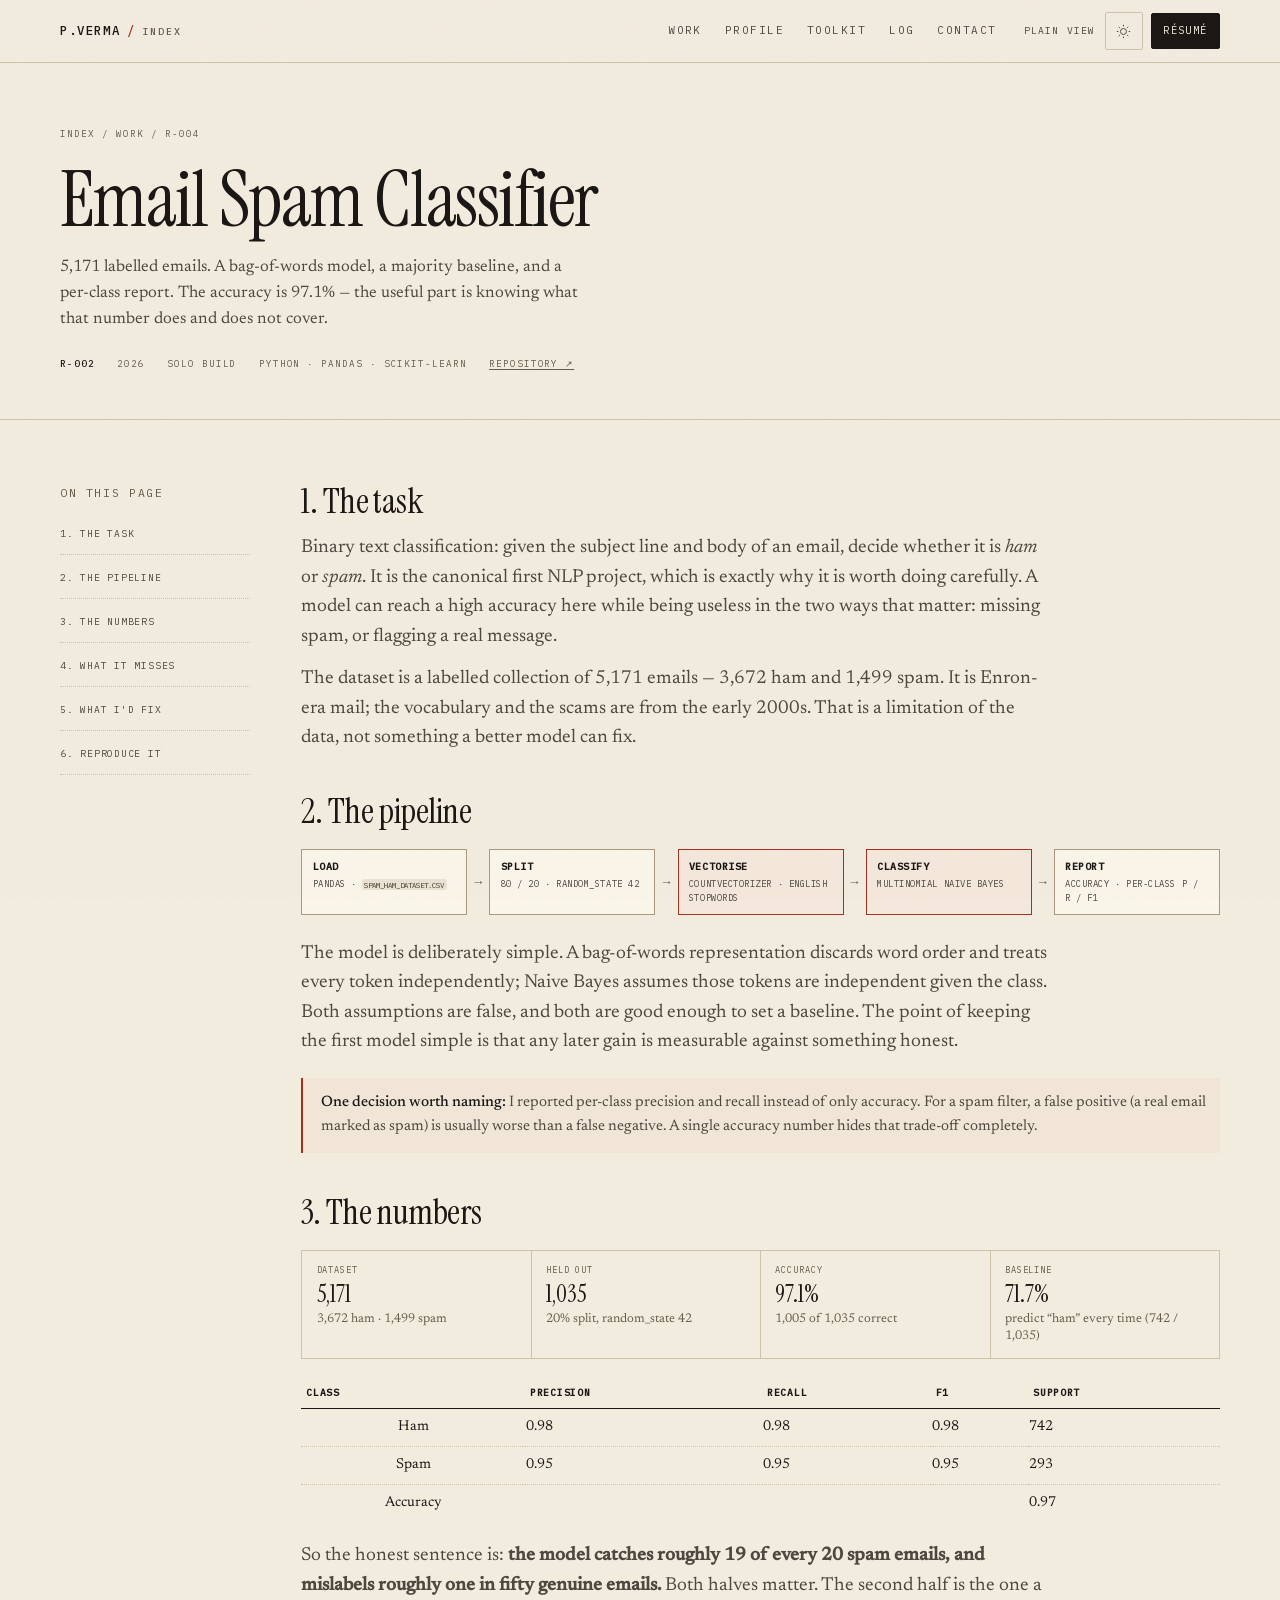
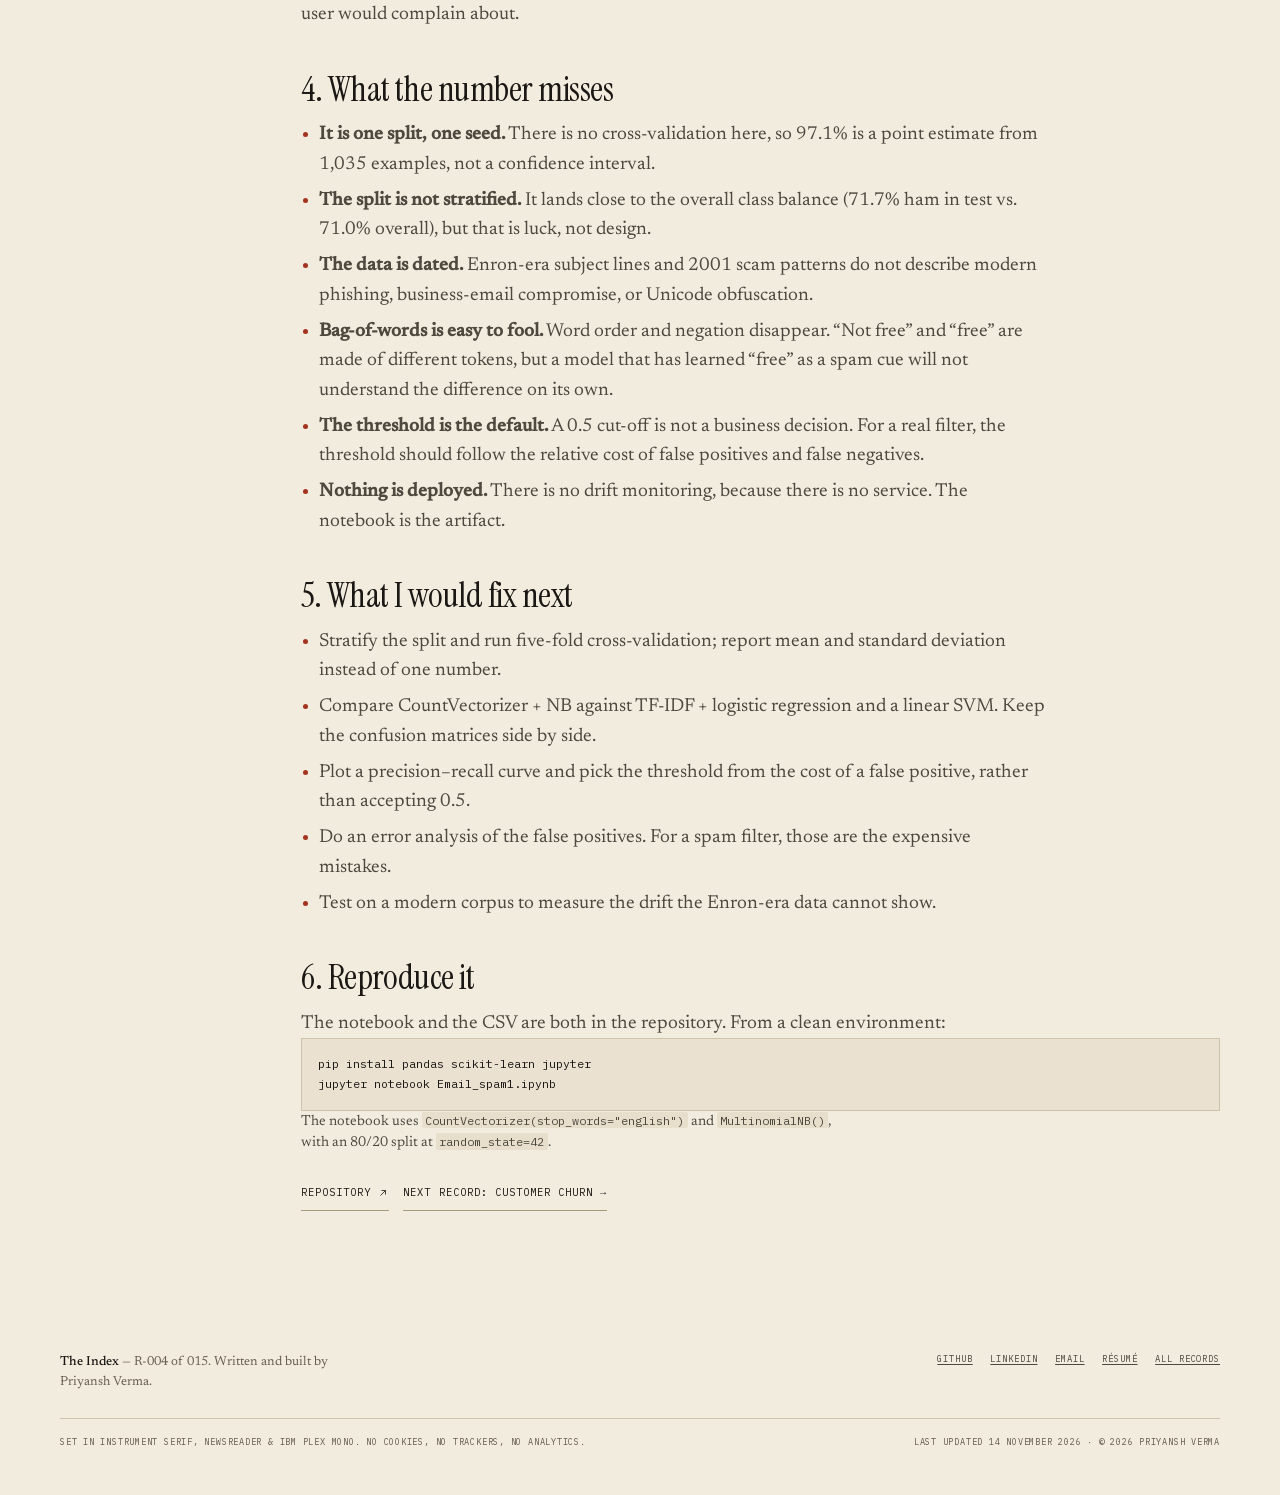
<file: work/email-spam/index.html>
<!doctype html>
<html lang="en" data-theme="paper" data-plain="false">
<head>
<meta charset="utf-8">
<meta name="viewport" content="width=device-width, initial-scale=1, viewport-fit=cover">
<title>Email Spam Classifier — a full record | Priyansh Verma</title>
<meta name="description" content="Case study: 5,171 emails, CountVectorizer and Multinomial Naive Bayes, 97.1% on 1,035 held-out emails against a 71.7% majority baseline — and the limits of that number.">
<link rel="canonical" href="https://priyanshverma2004.github.io/work/email-spam/">
<meta name="robots" content="index,follow,max-image-preview:large">
<meta name="theme-color" content="#f2ecdf">
<meta name="color-scheme" content="light dark">
<meta property="og:type" content="article">
<meta property="og:site_name" content="The Index — Priyansh Verma">
<meta property="og:title" content="Email Spam Classifier — a full record">
<meta property="og:description" content="97.1% on 1,035 held-out emails, against a 71.7% majority baseline. The pipeline, the per-class numbers, and why the dataset is already dated.">
<meta property="og:url" content="https://priyanshverma2004.github.io/work/email-spam/">
<meta property="og:image" content="https://priyanshverma2004.github.io/assets/img/og.png">
<meta property="og:image:width" content="1200">
<meta property="og:image:height" content="630">
<meta name="twitter:card" content="summary_large_image">
<meta name="twitter:title" content="Email Spam Classifier — a full record">
<meta name="twitter:description" content="97.1% on 1,035 held-out emails, against a 71.7% majority baseline.">
<meta name="twitter:image" content="https://priyanshverma2004.github.io/assets/img/og.png">
<link rel="icon" href="/favicon.svg" type="image/svg+xml">
<link rel="icon" href="/favicon.ico" sizes="32x32">
<link rel="apple-touch-icon" href="/assets/img/apple-touch-icon.png">
<link rel="manifest" href="/site.webmanifest">
<link rel="preload" href="/assets/fonts/instrument-serif.woff2" as="font" type="font/woff2" crossorigin>
<link rel="stylesheet" href="/assets/css/archive.css">
<script type="application/ld+json">
{
  "@context": "https://schema.org",
  "@type": "CreativeWork",
  "name": "Email Spam Classifier",
  "author": {"@type": "Person", "name": "Priyansh Verma", "url": "https://priyanshverma2004.github.io/"},
  "dateCreated": "2026",
  "programmingLanguage": ["Python"],
  "about": ["Natural Language Processing", "Text classification", "scikit-learn", "Naive Bayes"],
  "url": "https://priyanshverma2004.github.io/work/email-spam/",
  "codeRepository": "https://github.com/priyanshverma2004/email_spam"
}
</script>
<script>document.documentElement.classList.add('js');</script>
</head>
<body>
<a class="skip" href="#main">Skip to content</a>
<div class="progress" aria-hidden="true"><span></span></div>

<header class="topbar">
  <div class="wrap topbar__inner">
    <a class="brand" href="/" aria-label="Priyansh Verma — home"><b>P.VERMA</b><span>/</span><small>INDEX</small></a>
    <nav id="site-nav" aria-label="Primary">
      <a href="/#work">Work</a><a href="/#about">Profile</a><a href="/#toolkit">Toolkit</a><a href="/#log">Log</a><a href="/#contact">Contact</a>
    </nav>
    <div class="topbar__actions">
      <button class="mode mono" type="button" data-plain-toggle aria-pressed="false" title="Plain, recruiter-friendly view"><span class="mode__label">Plain view</span></button>
      <button class="iconbtn" type="button" data-theme-toggle aria-pressed="false" aria-label="Turn the lights off" title="Lights off">
        <svg viewBox="0 0 24 24" fill="none" stroke="currentColor" stroke-width="1.4" aria-hidden="true"><circle cx="12" cy="12" r="4.2"/><path d="M12 2.6v2.1M12 19.3v2.1M2.6 12h2.1M19.3 12h2.1M5.3 5.3l1.5 1.5M17.2 17.2l1.5 1.5M18.7 5.3l-1.5 1.5M6.8 17.2l-1.5 1.5"/></svg>
      </button>
      <a class="btn btn--sm" href="/resume/">Résumé</a>
      <button class="menu" type="button" aria-expanded="false" aria-controls="site-nav" aria-label="Open menu"><span></span></button>
    </div>
  </div>
</header>

<main id="main">
  <header class="subhero">
    <div class="wrap">
      <nav class="crumb" aria-label="Breadcrumb">
        <a href="/">Index</a><span>/</span><a href="/#work">Work</a><span>/</span><span aria-current="page">R-004</span>
      </nav>
      <h1>Email Spam Classifier</h1>
      <p class="dek">5,171 labelled emails. A bag-of-words model, a majority baseline, and a per-class report. The accuracy is 97.1% — the useful part is knowing what that number does and does not cover.</p>
      <div class="subhero__meta">
        <span><b>R-002</b></span><span>2026</span><span>Solo build</span><span>Python · pandas · scikit-learn</span>
        <span><a href="https://github.com/priyanshverma2004/email_spam" target="_blank" rel="noopener">Repository ↗</a></span>
      </div>
    </div>
  </header>

  <div class="wrap cs">
    <aside class="cs__side" aria-label="On this page">
      <span class="mono">On this page</span>
      <ul>
        <li><a href="#task">1. The task</a></li>
        <li><a href="#pipeline">2. The pipeline</a></li>
        <li><a href="#numbers">3. The numbers</a></li>
        <li><a href="#limits">4. What it misses</a></li>
        <li><a href="#next">5. What I'd fix</a></li>
        <li><a href="#reproduce">6. Reproduce it</a></li>
      </ul>
    </aside>

    <div class="cs__main">
      <section id="task">
        <h2>1. The task</h2>
        <p>Binary text classification: given the subject line and body of an email, decide whether it is <em>ham</em> or <em>spam</em>. It is the canonical first NLP project, which is exactly why it is worth doing carefully. A model can reach a high accuracy here while being useless in the two ways that matter: missing spam, or flagging a real message.</p>
        <p>The dataset is a labelled collection of 5,171 emails — 3,672 ham and 1,499 spam. It is Enron-era mail; the vocabulary and the scams are from the early 2000s. That is a limitation of the data, not something a better model can fix.</p>
      </section>

      <section id="pipeline">
        <h2>2. The pipeline</h2>
        <div class="flow">
          <div class="flow__node"><b>LOAD</b>pandas · <code>spam_ham_dataset.csv</code></div>
          <div class="flow__arrow" aria-hidden="true">→</div>
          <div class="flow__node"><b>SPLIT</b>80 / 20 · random_state 42</div>
          <div class="flow__arrow" aria-hidden="true">→</div>
          <div class="flow__node is-key"><b>VECTORISE</b>CountVectorizer · English stopwords</div>
          <div class="flow__arrow" aria-hidden="true">→</div>
          <div class="flow__node is-key"><b>CLASSIFY</b>Multinomial Naive Bayes</div>
          <div class="flow__arrow" aria-hidden="true">→</div>
          <div class="flow__node"><b>REPORT</b>accuracy · per-class P / R / F1</div>
        </div>
        <p>The model is deliberately simple. A bag-of-words representation discards word order and treats every token independently; Naive Bayes assumes those tokens are independent given the class. Both assumptions are false, and both are good enough to set a baseline. The point of keeping the first model simple is that any later gain is measurable against something honest.</p>
        <div class="callout"><b>One decision worth naming:</b> I reported per-class precision and recall instead of only accuracy. For a spam filter, a false positive (a real email marked as spam) is usually worse than a false negative. A single accuracy number hides that trade-off completely.</div>
      </section>

      <section id="numbers">
        <h2>3. The numbers</h2>
        <dl class="kv">
          <div><dt>Dataset</dt><dd>5,171<small>3,672 ham · 1,499 spam</small></dd></div>
          <div><dt>Held out</dt><dd>1,035<small>20% split, random_state 42</small></dd></div>
          <div><dt>Accuracy</dt><dd>97.1%<small>1,005 of 1,035 correct</small></dd></div>
          <div><dt>Baseline</dt><dd>71.7%<small>predict “ham” every time (742 / 1,035)</small></dd></div>
        </dl>
        <table style="width:100%;border-collapse:collapse;margin:1.2rem 0;font-size:.9rem">
          <caption class="sr-only">Classification report on the held-out split</caption>
          <thead>
            <tr style="border-bottom:1px solid var(--ink);text-align:left">
              <th scope="col" style="padding:.45rem .3rem;font-family:var(--mono);font-size:.6rem;letter-spacing:.08em;text-transform:uppercase">Class</th>
              <th scope="col" style="padding:.45rem .3rem;font-family:var(--mono);font-size:.6rem;letter-spacing:.08em;text-transform:uppercase">Precision</th>
              <th scope="col" style="padding:.45rem .3rem;font-family:var(--mono);font-size:.6rem;letter-spacing:.08em;text-transform:uppercase">Recall</th>
              <th scope="col" style="padding:.45rem .3rem;font-family:var(--mono);font-size:.6rem;letter-spacing:.08em;text-transform:uppercase">F1</th>
              <th scope="col" style="padding:.45rem .3rem;font-family:var(--mono);font-size:.6rem;letter-spacing:.08em;text-transform:uppercase">Support</th>
            </tr>
          </thead>
          <tbody>
            <tr style="border-bottom:1px dotted var(--rule)"><th scope="row" style="padding:.45rem .3rem;font-weight:400">Ham</th><td>0.98</td><td>0.98</td><td>0.98</td><td>742</td></tr>
            <tr style="border-bottom:1px dotted var(--rule)"><th scope="row" style="padding:.45rem .3rem;font-weight:400">Spam</th><td>0.95</td><td>0.95</td><td>0.95</td><td>293</td></tr>
            <tr><th scope="row" style="padding:.45rem .3rem;font-weight:400">Accuracy</th><td colspan="3"></td><td>0.97</td></tr>
          </tbody>
        </table>
        <p>So the honest sentence is: <strong>the model catches roughly 19 of every 20 spam emails, and mislabels roughly one in fifty genuine emails.</strong> Both halves matter. The second half is the one a user would complain about.</p>
      </section>

      <section id="limits">
        <h2>4. What the number misses</h2>
        <ul>
          <li><strong>It is one split, one seed.</strong> There is no cross-validation here, so 97.1% is a point estimate from 1,035 examples, not a confidence interval.</li>
          <li><strong>The split is not stratified.</strong> It lands close to the overall class balance (71.7% ham in test vs. 71.0% overall), but that is luck, not design.</li>
          <li><strong>The data is dated.</strong> Enron-era subject lines and 2001 scam patterns do not describe modern phishing, business-email compromise, or Unicode obfuscation.</li>
          <li><strong>Bag-of-words is easy to fool.</strong> Word order and negation disappear. “Not free” and “free” are made of different tokens, but a model that has learned “free” as a spam cue will not understand the difference on its own.</li>
          <li><strong>The threshold is the default.</strong> A 0.5 cut-off is not a business decision. For a real filter, the threshold should follow the relative cost of false positives and false negatives.</li>
          <li><strong>Nothing is deployed.</strong> There is no drift monitoring, because there is no service. The notebook is the artifact.</li>
        </ul>
      </section>

      <section id="next">
        <h2>5. What I would fix next</h2>
        <ul>
          <li>Stratify the split and run five-fold cross-validation; report mean and standard deviation instead of one number.</li>
          <li>Compare CountVectorizer + NB against TF-IDF + logistic regression and a linear SVM. Keep the confusion matrices side by side.</li>
          <li>Plot a precision–recall curve and pick the threshold from the cost of a false positive, rather than accepting 0.5.</li>
          <li>Do an error analysis of the false positives. For a spam filter, those are the expensive mistakes.</li>
          <li>Test on a modern corpus to measure the drift the Enron-era data cannot show.</li>
        </ul>
      </section>

      <section id="reproduce">
        <h2>6. Reproduce it</h2>
        <p>The notebook and the CSV are both in the repository. From a clean environment:</p>
        <pre style="overflow:auto;border:1px solid var(--rule);background:var(--paper-2);padding:.9rem 1rem;font-family:var(--mono);font-size:.72rem;line-height:1.8"><code>pip install pandas scikit-learn jupyter
jupyter notebook Email_spam1.ipynb</code></pre>
        <p class="small muted">The notebook uses <code>CountVectorizer(stop_words="english")</code> and <code>MultinomialNB()</code>, with an 80/20 split at <code>random_state=42</code>.</p>
        <p class="links" style="margin-top:1.6rem">
          <a href="https://github.com/priyanshverma2004/email_spam" target="_blank" rel="noopener">Repository <svg viewBox="0 0 24 24" fill="none" stroke="currentColor" stroke-width="1.6" aria-hidden="true"><path d="M7 17L17 7M9 7h8v8"/></svg></a>
          <a href="/work/churn/">Next record: Customer Churn →</a>
        </p>
      </section>
    </div>
  </div>
</main>

<footer class="footer">
  <div class="wrap">
    <div class="footer__grid">
      <p><b style="font-weight:500;color:var(--ink)">The Index</b> — R-004 of 015. Written and built by Priyansh Verma.</p>
      <div class="footer__meta">
        <a href="https://github.com/priyanshverma2004" target="_blank" rel="noopener">GitHub</a>
        <a href="https://www.linkedin.com/in/priyansh-verma-7173572aa/" target="_blank" rel="noopener">LinkedIn</a>
        <a href="mailto:priyanshverma2004@gmail.com">Email</a>
        <a href="/resume/">Résumé</a>
        <a href="/#work">All records</a>
      </div>
    </div>
    <div class="colophon">
      <span>Set in Instrument Serif, Newsreader &amp; IBM Plex Mono. No cookies, no trackers, no analytics.</span>
      <span>Last updated 14 November 2026 · © 2026 Priyansh Verma</span>
    </div>
  </div>
</footer>
<script src="/assets/js/archive.js" defer></script>
</body>
</html>
</file>
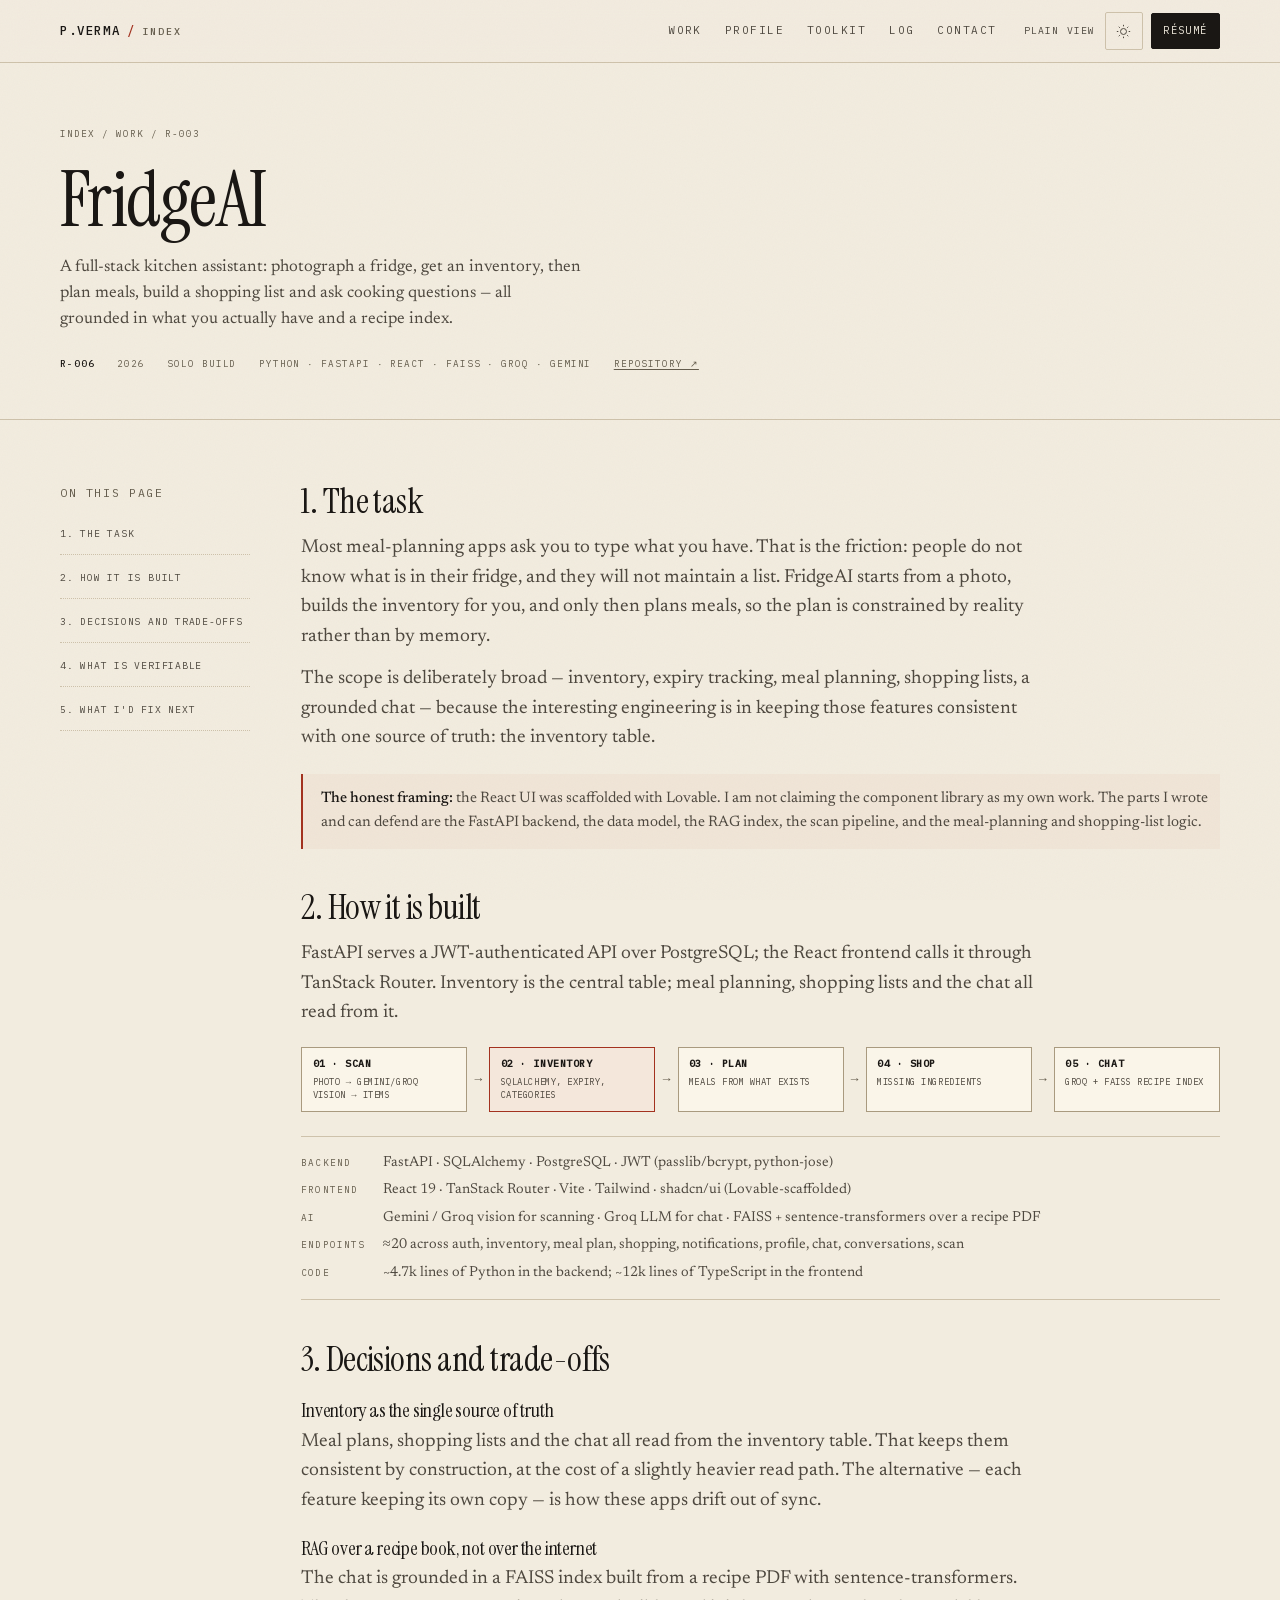
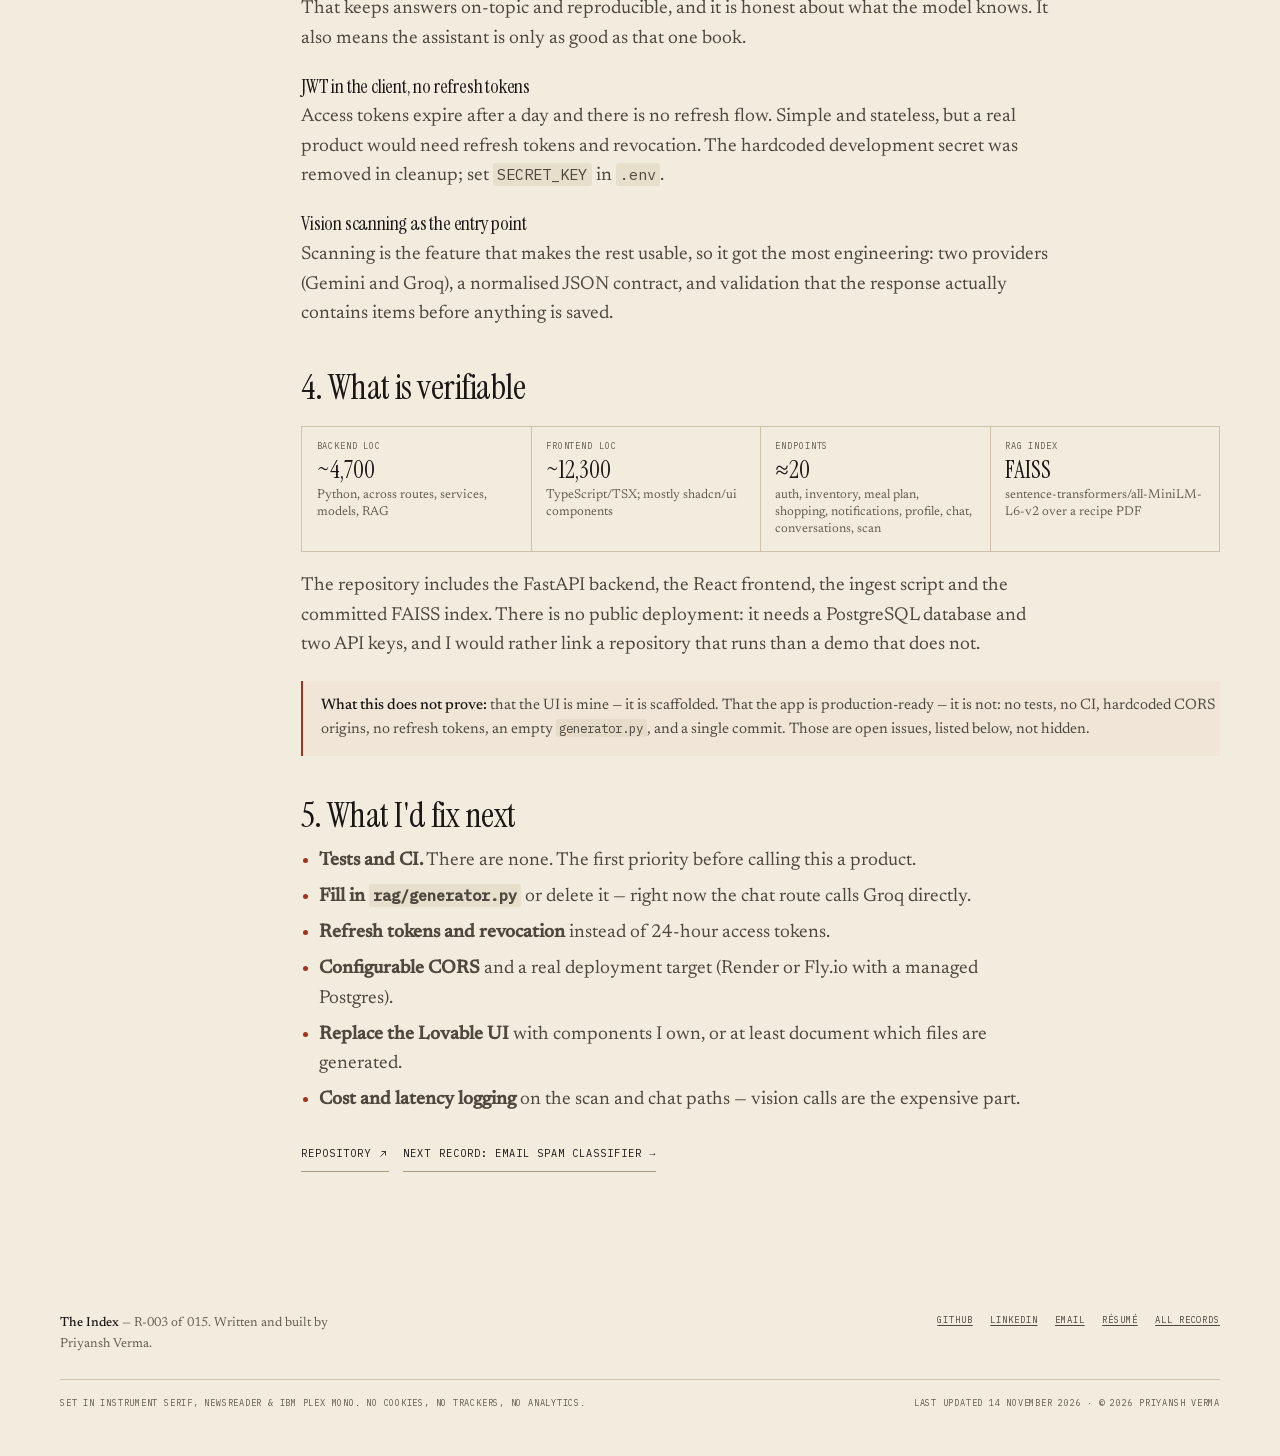
<file: work/fridgeai/index.html>
<!doctype html>
<html lang="en" data-theme="paper" data-plain="false">
<head>
<meta charset="utf-8">
<meta name="viewport" content="width=device-width, initial-scale=1, viewport-fit=cover">
<title>FridgeAI — a full record | Priyansh Verma</title>
<meta name="description" content="Case study: a full-stack kitchen assistant — inventory, meal planning, shopping lists and a grounded chat — built with FastAPI, React and a recipe RAG index.">
<link rel="canonical" href="https://priyanshverma2004.github.io/work/fridgeai/">
<meta name="robots" content="index,follow,max-image-preview:large">
<meta name="theme-color" content="#f2ecdf">
<meta name="color-scheme" content="light dark">
<meta property="og:type" content="article">
<meta property="og:site_name" content="The Index — Priyansh Verma">
<meta property="og:title" content="FridgeAI — a full record">
<meta property="og:description" content="FastAPI + React: inventory, meal planning, shopping lists and a grounded chat. What I built, what is scaffolded, what I'd fix.">
<meta property="og:url" content="https://priyanshverma2004.github.io/work/fridgeai/">
<meta property="og:image" content="https://priyanshverma2004.github.io/assets/img/og.png">
<meta property="og:image:width" content="1200">
<meta property="og:image:height" content="630">
<meta name="twitter:card" content="summary_large_image">
<meta name="twitter:title" content="FridgeAI — a full record">
<meta name="twitter:description" content="FastAPI + React: inventory, meal planning, shopping lists and a grounded chat.">
<meta name="twitter:image" content="https://priyanshverma2004.github.io/assets/img/og.png">
<link rel="icon" href="/favicon.svg" type="image/svg+xml">
<link rel="icon" href="/favicon.ico" sizes="32x32">
<link rel="apple-touch-icon" href="/assets/img/apple-touch-icon.png">
<link rel="manifest" href="/site.webmanifest">
<link rel="preload" href="/assets/fonts/instrument-serif.woff2" as="font" type="font/woff2" crossorigin>
<link rel="stylesheet" href="/assets/css/archive.css">
<script type="application/ld+json">
{
  "@context": "https://schema.org",
  "@type": "CreativeWork",
  "name": "AI Interview Coach",
  "author": {"@type": "Person", "name": "Priyansh Verma", "url": "https://priyanshverma2004.github.io/"},
  "dateCreated": "2026",
  "programmingLanguage": ["Python", "TypeScript"],
  "about": ["Generative AI", "FastAPI", "RAG", "React"],
  "url": "https://priyanshverma2004.github.io/work/fridgeai/",
  "codeRepository": "https://github.com/priyanshverma2004/fridgeai"
}
</script>
<script>document.documentElement.classList.add('js');</script>
</head>
<body>
<a class="skip" href="#main">Skip to content</a>
<div class="progress" aria-hidden="true"><span></span></div>

<header class="topbar">
  <div class="wrap topbar__inner">
    <a class="brand" href="/" aria-label="Priyansh Verma — home"><b>P.VERMA</b><span>/</span><small>INDEX</small></a>
    <nav id="site-nav" aria-label="Primary">
      <a href="/#work">Work</a>
      <a href="/#about">Profile</a>
      <a href="/#toolkit">Toolkit</a>
      <a href="/#log">Log</a>
      <a href="/#contact">Contact</a>
    </nav>
    <div class="topbar__actions">
      <button class="mode mono" type="button" data-plain-toggle aria-pressed="false" title="Plain, recruiter-friendly view"><span class="mode__label">Plain view</span></button>
      <button class="iconbtn" type="button" data-theme-toggle aria-pressed="false" aria-label="Turn the lights off" title="Lights off">
        <svg viewBox="0 0 24 24" fill="none" stroke="currentColor" stroke-width="1.4" aria-hidden="true"><circle cx="12" cy="12" r="4.2"/><path d="M12 2.6v2.1M12 19.3v2.1M2.6 12h2.1M19.3 12h2.1M5.3 5.3l1.5 1.5M17.2 17.2l1.5 1.5M18.7 5.3l-1.5 1.5M6.8 17.2l-1.5 1.5"/></svg>
      </button>
      <a class="btn btn--sm" href="/resume/">Résumé</a>
      <button class="menu" type="button" aria-expanded="false" aria-controls="site-nav" aria-label="Open menu"><span></span></button>
    </div>
  </div>
</header>

<main id="main">
  <header class="subhero">
    <div class="wrap">
      <nav class="crumb" aria-label="Breadcrumb"><a href="/">Index</a><span>/</span><a href="/#work">Work</a><span>/</span><span aria-current="page">R-003</span></nav>
      <h1>FridgeAI</h1>
      <p class="dek">A full-stack kitchen assistant: photograph a fridge, get an inventory, then plan meals, build a shopping list and ask cooking questions — all grounded in what you actually have and a recipe index.</p>
      <div class="subhero__meta">
        <span><b>R-006</b></span><span>2026</span><span>Solo build</span>
        <span>Python · FastAPI · React · FAISS · Groq · Gemini</span>
        <span><a href="https://github.com/priyanshverma2004/fridgeai" target="_blank" rel="noopener">Repository ↗</a></span>
      </div>
    </div>
  </header>

  <div class="wrap cs">
    <aside class="cs__side" aria-label="On this page">
      <span class="mono">On this page</span>
      <ul>
        <li><a href="#task">1. The task</a></li>
        <li><a href="#build">2. How it is built</a></li>
        <li><a href="#decisions">3. Decisions and trade-offs</a></li>
        <li><a href="#evidence">4. What is verifiable</a></li>
        <li><a href="#next">5. What I'd fix next</a></li>
      </ul>
    </aside>
    <div class="cs__main">
      <section id="task">
        <h2>1. The task</h2>
        <p>Most meal-planning apps ask you to type what you have. That is the friction: people do not know what is in their fridge, and they will not maintain a list. FridgeAI starts from a photo, builds the inventory for you, and only then plans meals, so the plan is constrained by reality rather than by memory.</p>
        <p>The scope is deliberately broad — inventory, expiry tracking, meal planning, shopping lists, a grounded chat — because the interesting engineering is in keeping those features consistent with one source of truth: the inventory table.</p>
        <div class="callout"><b>The honest framing:</b> the React UI was scaffolded with Lovable. I am not claiming the component library as my own work. The parts I wrote and can defend are the FastAPI backend, the data model, the RAG index, the scan pipeline, and the meal-planning and shopping-list logic.</div>
      </section>

      <section id="build">
        <h2>2. How it is built</h2>
        <p>FastAPI serves a JWT-authenticated API over PostgreSQL; the React frontend calls it through TanStack Router. Inventory is the central table; meal planning, shopping lists and the chat all read from it.</p>
        <div class="flow" aria-label="Request flow">
          <div class="flow__node"><b>01 · SCAN</b>photo → Gemini/Groq vision → items</div>
          <div class="flow__arrow" aria-hidden="true">→</div>
          <div class="flow__node is-key"><b>02 · INVENTORY</b>SQLAlchemy, expiry, categories</div>
          <div class="flow__arrow" aria-hidden="true">→</div>
          <div class="flow__node"><b>03 · PLAN</b>meals from what exists</div>
          <div class="flow__arrow" aria-hidden="true">→</div>
          <div class="flow__node"><b>04 · SHOP</b>missing ingredients</div>
          <div class="flow__arrow" aria-hidden="true">→</div>
          <div class="flow__node"><b>05 · CHAT</b>Groq + FAISS recipe index</div>
        </div>
        <dl class="spec">
          <dt>Backend</dt><dd>FastAPI · SQLAlchemy · PostgreSQL · JWT (passlib/bcrypt, python-jose)</dd>
          <dt>Frontend</dt><dd>React 19 · TanStack Router · Vite · Tailwind · shadcn/ui (Lovable-scaffolded)</dd>
          <dt>AI</dt><dd>Gemini / Groq vision for scanning · Groq LLM for chat · FAISS + sentence-transformers over a recipe PDF</dd>
          <dt>Endpoints</dt><dd>≈20 across auth, inventory, meal plan, shopping, notifications, profile, chat, conversations, scan</dd>
          <dt>Code</dt><dd>~4.7k lines of Python in the backend; ~12k lines of TypeScript in the frontend</dd>
        </dl>
      </section>

      <section id="decisions">
        <h2>3. Decisions and trade-offs</h2>
        <h3>Inventory as the single source of truth</h3>
        <p>Meal plans, shopping lists and the chat all read from the inventory table. That keeps them consistent by construction, at the cost of a slightly heavier read path. The alternative — each feature keeping its own copy — is how these apps drift out of sync.</p>
        <h3>RAG over a recipe book, not over the internet</h3>
        <p>The chat is grounded in a FAISS index built from a recipe PDF with sentence-transformers. That keeps answers on-topic and reproducible, and it is honest about what the model knows. It also means the assistant is only as good as that one book.</p>
        <h3>JWT in the client, no refresh tokens</h3>
        <p>Access tokens expire after a day and there is no refresh flow. Simple and stateless, but a real product would need refresh tokens and revocation. The hardcoded development secret was removed in cleanup; set <code>SECRET_KEY</code> in <code>.env</code>.</p>
        <h3>Vision scanning as the entry point</h3>
        <p>Scanning is the feature that makes the rest usable, so it got the most engineering: two providers (Gemini and Groq), a normalised JSON contract, and validation that the response actually contains items before anything is saved.</p>
      </section>

      <section id="evidence">
        <h2>4. What is verifiable</h2>
        <dl class="kv">
          <div><dt>Backend LOC</dt><dd>~4,700<small>Python, across routes, services, models, RAG</small></dd></div>
          <div><dt>Frontend LOC</dt><dd>~12,300<small>TypeScript/TSX; mostly shadcn/ui components</small></dd></div>
          <div><dt>Endpoints</dt><dd>≈20<small>auth, inventory, meal plan, shopping, notifications, profile, chat, conversations, scan</small></dd></div>
          <div><dt>RAG index</dt><dd>FAISS<small>sentence-transformers/all-MiniLM-L6-v2 over a recipe PDF</small></dd></div>
        </dl>
        <p>The repository includes the FastAPI backend, the React frontend, the ingest script and the committed FAISS index. There is no public deployment: it needs a PostgreSQL database and two API keys, and I would rather link a repository that runs than a demo that does not.</p>
        <div class="callout"><b>What this does not prove:</b> that the UI is mine — it is scaffolded. That the app is production-ready — it is not: no tests, no CI, hardcoded CORS origins, no refresh tokens, an empty <code>generator.py</code>, and a single commit. Those are open issues, listed below, not hidden.</div>
      </section>

      <section id="next">
        <h2>5. What I'd fix next</h2>
        <ul>
          <li><strong>Tests and CI.</strong> There are none. The first priority before calling this a product.</li>
          <li><strong>Fill in <code>rag/generator.py</code></strong> or delete it — right now the chat route calls Groq directly.</li>
          <li><strong>Refresh tokens and revocation</strong> instead of 24-hour access tokens.</li>
          <li><strong>Configurable CORS</strong> and a real deployment target (Render or Fly.io with a managed Postgres).</li>
          <li><strong>Replace the Lovable UI</strong> with components I own, or at least document which files are generated.</li>
          <li><strong>Cost and latency logging</strong> on the scan and chat paths — vision calls are the expensive part.</li>
        </ul>
        <p class="links" style="margin-top:1.6rem">
          <a href="https://github.com/priyanshverma2004/fridgeai" target="_blank" rel="noopener">Repository <svg viewBox="0 0 24 24" fill="none" stroke="currentColor" stroke-width="1.6" aria-hidden="true"><path d="M7 17L17 7M9 7h8v8"/></svg></a>
          <a href="/work/email-spam/">Next record: Email Spam Classifier →</a>
        </p>
      </section>
    </div>
  </div>
</main>

<footer class="footer">
  <div class="wrap">
    <div class="footer__grid">
      <p><b style="font-weight:500;color:var(--ink)">The Index</b> — R-003 of 015. Written and built by Priyansh Verma.</p>
      <div class="footer__meta">
        <a href="https://github.com/priyanshverma2004" target="_blank" rel="noopener">GitHub</a>
        <a href="https://www.linkedin.com/in/priyansh-verma-7173572aa/" target="_blank" rel="noopener">LinkedIn</a>
        <a href="mailto:priyanshverma2004@gmail.com">Email</a>
        <a href="/resume/">Résumé</a>
        <a href="/#work">All records</a>
      </div>
    </div>
    <div class="colophon">
      <span>Set in Instrument Serif, Newsreader &amp; IBM Plex Mono. No cookies, no trackers, no analytics.</span>
      <span>Last updated 14 November 2026 · © 2026 Priyansh Verma</span>
    </div>
  </div>
</footer>
<script src="/assets/js/archive.js" defer></script>
</body>
</html>
</file>
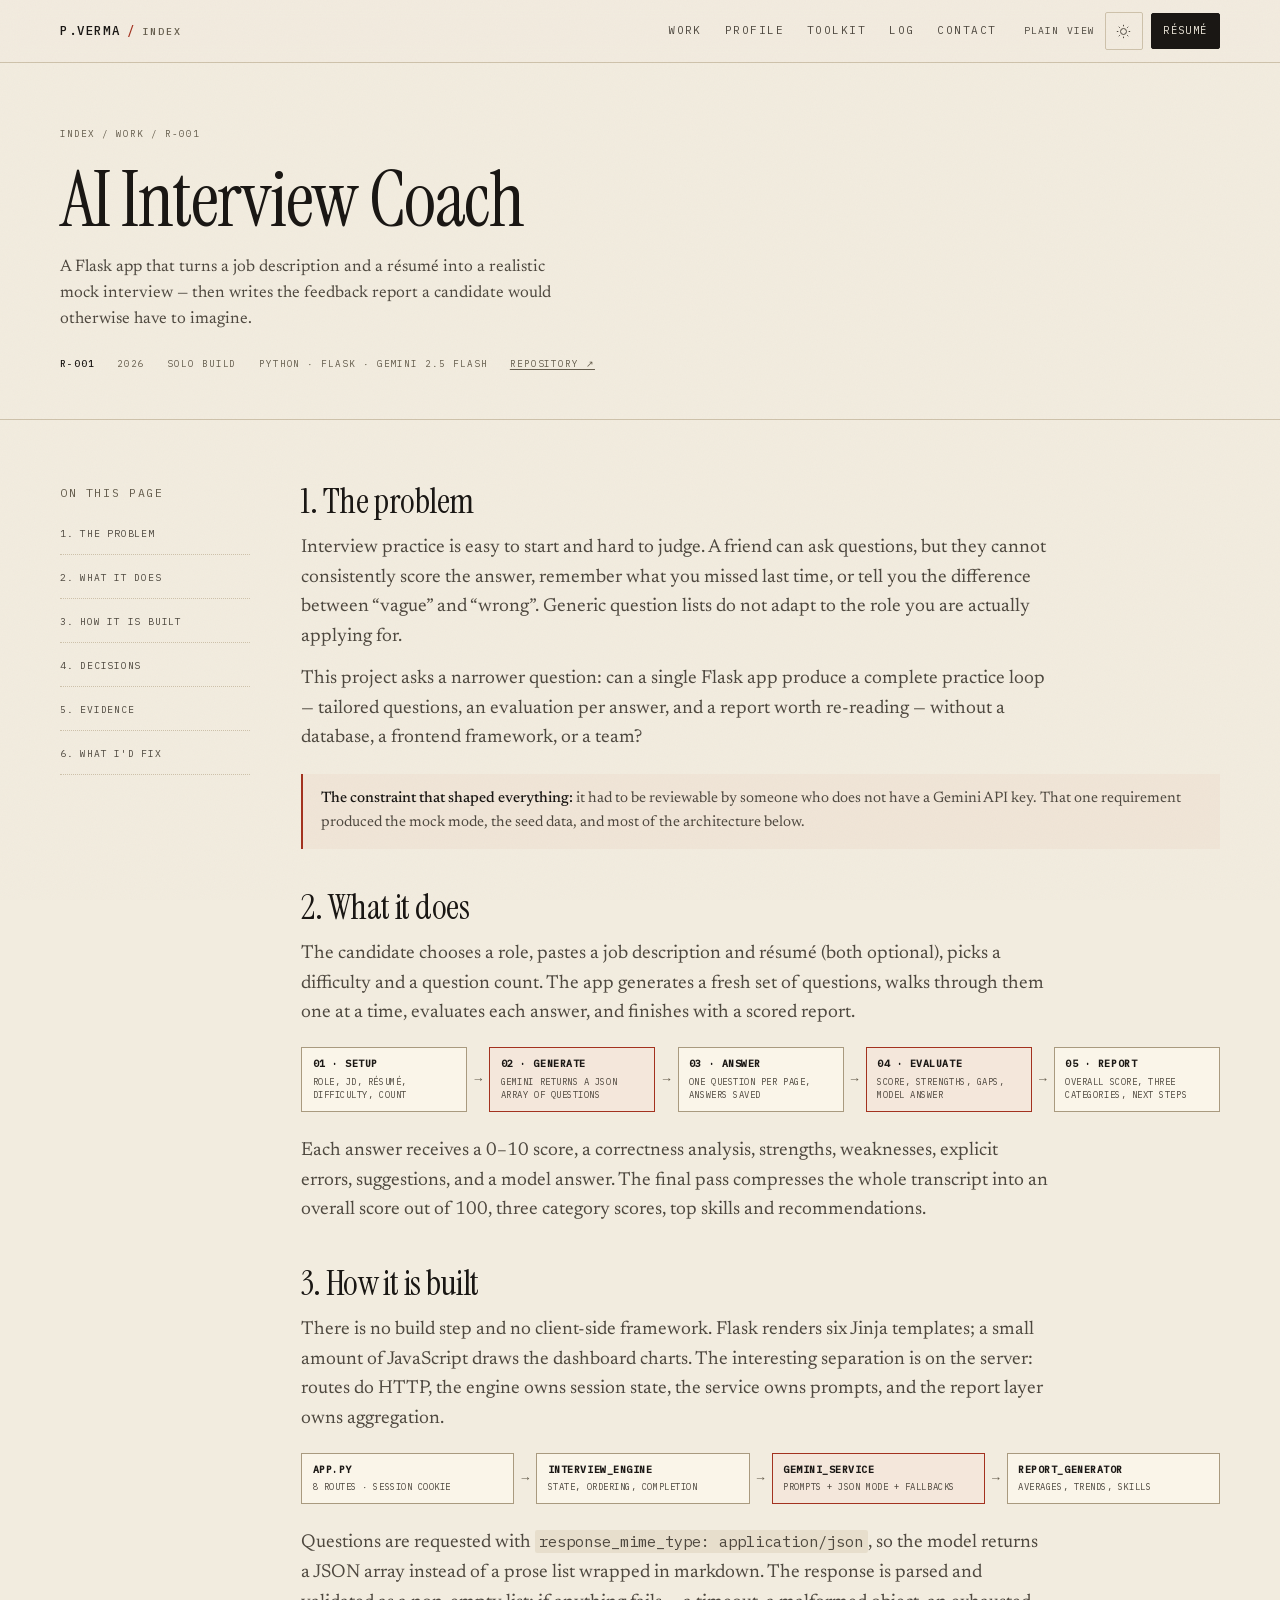
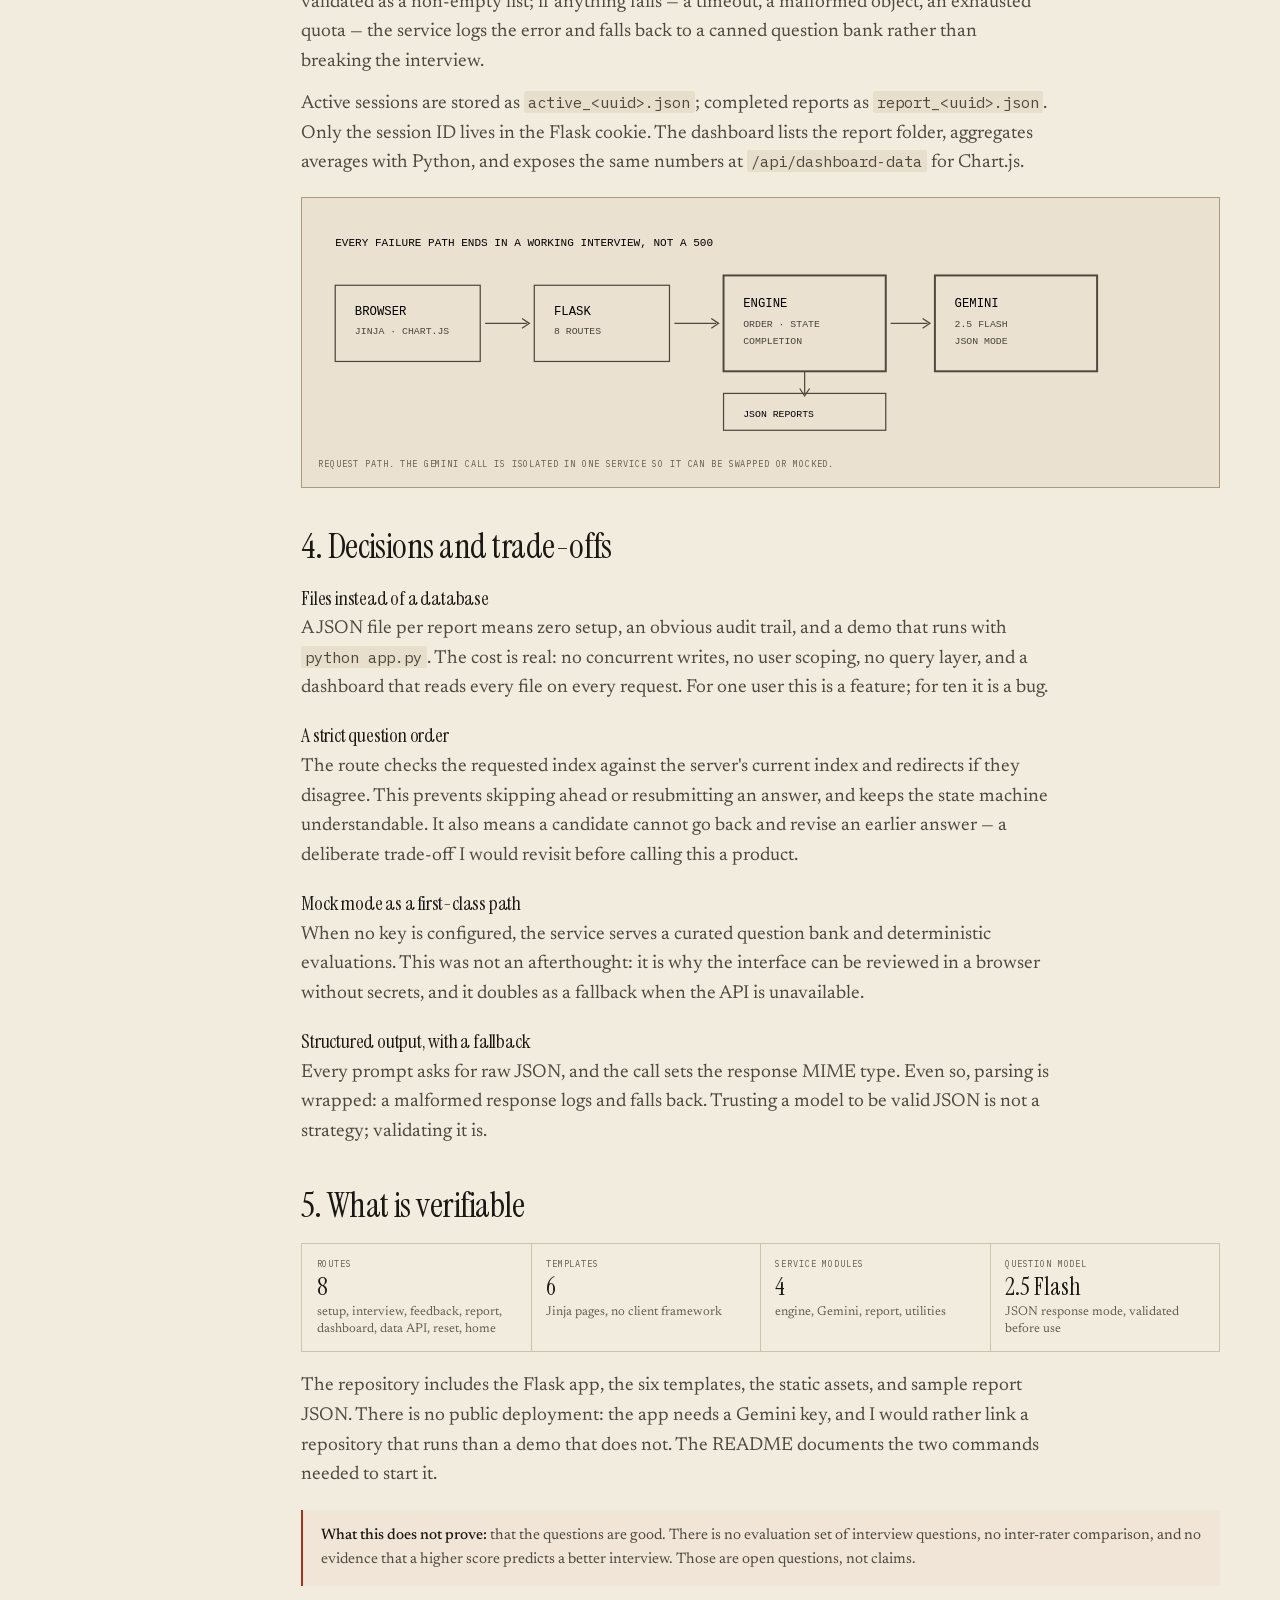
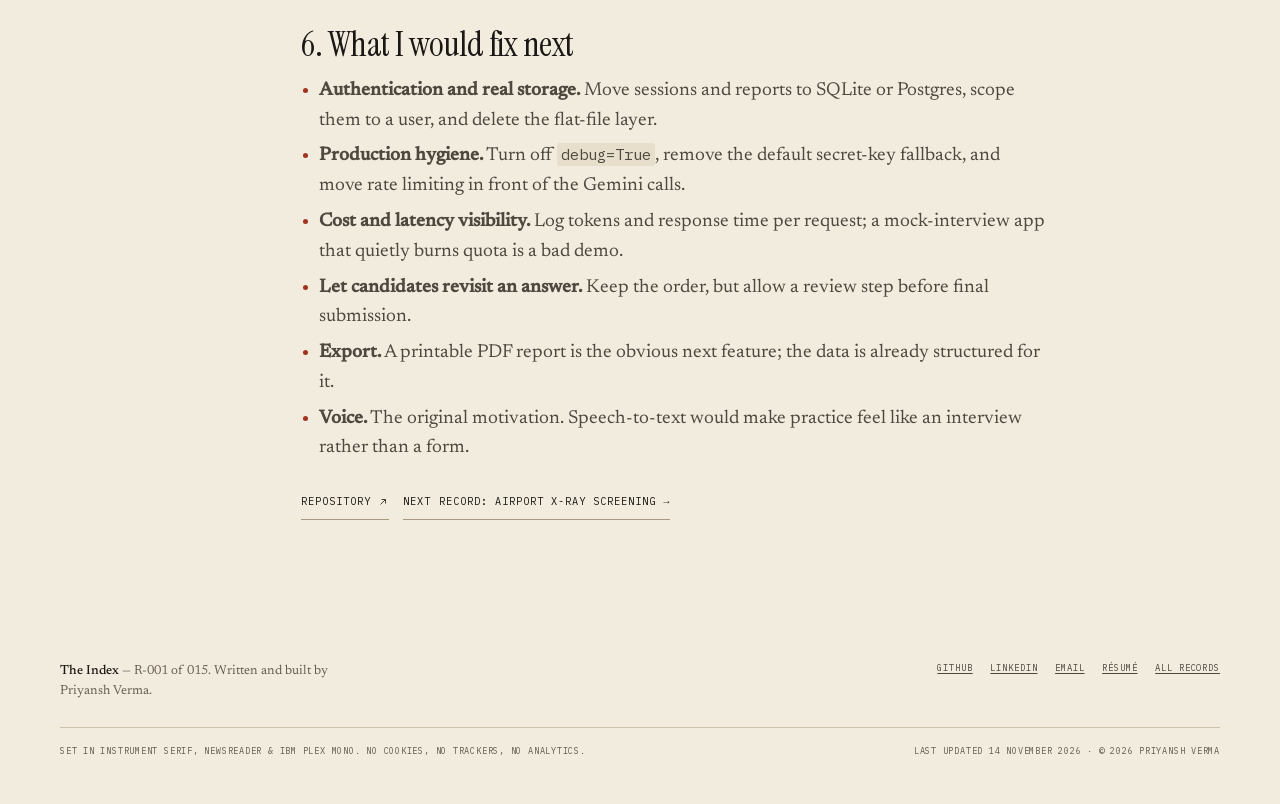
<file: work/interviewer-coach/index.html>
<!doctype html>
<html lang="en" data-theme="paper" data-plain="false">
<head>
<meta charset="utf-8">
<meta name="viewport" content="width=device-width, initial-scale=1, viewport-fit=cover">
<title>AI Interview Coach — a full record | Priyansh Verma</title>
<meta name="description" content="Case study: a Flask app that generates role-specific mock interview questions with Gemini 2.5 Flash, evaluates every answer and saves a report. Architecture, trade-offs and limitations.">
<link rel="canonical" href="https://priyanshverma2004.github.io/work/interviewer-coach/">
<meta name="robots" content="index,follow,max-image-preview:large">
<meta name="theme-color" content="#f2ecdf">
<meta name="color-scheme" content="light dark">
<meta property="og:type" content="article">
<meta property="og:site_name" content="The Index — Priyansh Verma">
<meta property="og:title" content="AI Interview Coach — a full record">
<meta property="og:description" content="Flask + Gemini 2.5 Flash: role-specific questions, per-answer evaluation, and a report you can revisit. What I built, what I traded away, what I'd fix.">
<meta property="og:url" content="https://priyanshverma2004.github.io/work/interviewer-coach/">
<meta property="og:image" content="https://priyanshverma2004.github.io/assets/img/og.png">
<meta property="og:image:width" content="1200">
<meta property="og:image:height" content="630">
<meta name="twitter:card" content="summary_large_image">
<meta name="twitter:title" content="AI Interview Coach — a full record">
<meta name="twitter:description" content="Flask + Gemini 2.5 Flash: role-specific questions, per-answer evaluation, and a report you can revisit.">
<meta name="twitter:image" content="https://priyanshverma2004.github.io/assets/img/og.png">
<link rel="icon" href="/favicon.svg" type="image/svg+xml">
<link rel="icon" href="/favicon.ico" sizes="32x32">
<link rel="apple-touch-icon" href="/assets/img/apple-touch-icon.png">
<link rel="manifest" href="/site.webmanifest">
<link rel="preload" href="/assets/fonts/instrument-serif.woff2" as="font" type="font/woff2" crossorigin>
<link rel="stylesheet" href="/assets/css/archive.css">
<script type="application/ld+json">
{
  "@context": "https://schema.org",
  "@type": "CreativeWork",
  "name": "AI Interview Coach",
  "author": {"@type": "Person", "name": "Priyansh Verma", "url": "https://priyanshverma2004.github.io/"},
  "dateCreated": "2026",
  "programmingLanguage": ["Python", "JavaScript", "HTML"],
  "about": ["Generative AI", "Interview preparation", "Flask", "Gemini API"],
  "url": "https://priyanshverma2004.github.io/work/interviewer-coach/",
  "codeRepository": "https://github.com/priyanshverma2004/interviewer-coach"
}
</script>
<script>document.documentElement.classList.add('js');</script>
</head>
<body>
<a class="skip" href="#main">Skip to content</a>
<div class="progress" aria-hidden="true"><span></span></div>

<header class="topbar">
  <div class="wrap topbar__inner">
    <a class="brand" href="/" aria-label="Priyansh Verma — home"><b>P.VERMA</b><span>/</span><small>INDEX</small></a>
    <nav id="site-nav" aria-label="Primary">
      <a href="/#work">Work</a>
      <a href="/#about">Profile</a>
      <a href="/#toolkit">Toolkit</a>
      <a href="/#log">Log</a>
      <a href="/#contact">Contact</a>
    </nav>
    <div class="topbar__actions">
      <button class="mode mono" type="button" data-plain-toggle aria-pressed="false" title="Plain, recruiter-friendly view"><span class="mode__label">Plain view</span></button>
      <button class="iconbtn" type="button" data-theme-toggle aria-pressed="false" aria-label="Turn the lights off" title="Lights off">
        <svg viewBox="0 0 24 24" fill="none" stroke="currentColor" stroke-width="1.4" aria-hidden="true"><circle cx="12" cy="12" r="4.2"/><path d="M12 2.6v2.1M12 19.3v2.1M2.6 12h2.1M19.3 12h2.1M5.3 5.3l1.5 1.5M17.2 17.2l1.5 1.5M18.7 5.3l-1.5 1.5M6.8 17.2l-1.5 1.5"/></svg>
      </button>
      <a class="btn btn--sm" href="/resume/">Résumé</a>
      <button class="menu" type="button" aria-expanded="false" aria-controls="site-nav" aria-label="Open menu"><span></span></button>
    </div>
  </div>
</header>

<main id="main">
  <header class="subhero">
    <div class="wrap">
      <nav class="crumb" aria-label="Breadcrumb">
        <a href="/">Index</a><span>/</span><a href="/#work">Work</a><span>/</span><span aria-current="page">R-001</span>
      </nav>
      <h1>AI Interview Coach</h1>
      <p class="dek">A Flask app that turns a job description and a résumé into a realistic mock interview — then writes the feedback report a candidate would otherwise have to imagine.</p>
      <div class="subhero__meta">
        <span><b>R-001</b></span>
        <span>2026</span>
        <span>Solo build</span>
        <span>Python · Flask · Gemini 2.5 Flash</span>
        <span><a href="https://github.com/priyanshverma2004/interviewer-coach" target="_blank" rel="noopener">Repository ↗</a></span>
      </div>
    </div>
  </header>

  <div class="wrap cs">
    <aside class="cs__side" aria-label="On this page">
      <span class="mono">On this page</span>
      <ul>
        <li><a href="#problem">1. The problem</a></li>
        <li><a href="#flow">2. What it does</a></li>
        <li><a href="#build">3. How it is built</a></li>
        <li><a href="#decisions">4. Decisions</a></li>
        <li><a href="#evidence">5. Evidence</a></li>
        <li><a href="#next">6. What I'd fix</a></li>
      </ul>
    </aside>

    <div class="cs__main">
      <section id="problem">
        <h2>1. The problem</h2>
        <p>Interview practice is easy to start and hard to judge. A friend can ask questions, but they cannot consistently score the answer, remember what you missed last time, or tell you the difference between “vague” and “wrong”. Generic question lists do not adapt to the role you are actually applying for.</p>
        <p>This project asks a narrower question: can a single Flask app produce a complete practice loop — tailored questions, an evaluation per answer, and a report worth re-reading — without a database, a frontend framework, or a team?</p>
        <div class="callout"><b>The constraint that shaped everything:</b> it had to be reviewable by someone who does not have a Gemini API key. That one requirement produced the mock mode, the seed data, and most of the architecture below.</div>
      </section>

      <section id="flow">
        <h2>2. What it does</h2>
        <p>The candidate chooses a role, pastes a job description and résumé (both optional), picks a difficulty and a question count. The app generates a fresh set of questions, walks through them one at a time, evaluates each answer, and finishes with a scored report.</p>
        <div class="flow" aria-label="Interview flow">
          <div class="flow__node"><b>01 · SETUP</b>Role, JD, résumé, difficulty, count</div>
          <div class="flow__arrow" aria-hidden="true">→</div>
          <div class="flow__node is-key"><b>02 · GENERATE</b>Gemini returns a JSON array of questions</div>
          <div class="flow__arrow" aria-hidden="true">→</div>
          <div class="flow__node"><b>03 · ANSWER</b>One question per page, answers saved</div>
          <div class="flow__arrow" aria-hidden="true">→</div>
          <div class="flow__node is-key"><b>04 · EVALUATE</b>Score, strengths, gaps, model answer</div>
          <div class="flow__arrow" aria-hidden="true">→</div>
          <div class="flow__node"><b>05 · REPORT</b>Overall score, three categories, next steps</div>
        </div>
        <p>Each answer receives a 0–10 score, a correctness analysis, strengths, weaknesses, explicit errors, suggestions, and a model answer. The final pass compresses the whole transcript into an overall score out of 100, three category scores, top skills and recommendations.</p>
      </section>

      <section id="build">
        <h2>3. How it is built</h2>
        <p>There is no build step and no client-side framework. Flask renders six Jinja templates; a small amount of JavaScript draws the dashboard charts. The interesting separation is on the server: routes do HTTP, the engine owns session state, the service owns prompts, and the report layer owns aggregation.</p>
        <div class="flow">
          <div class="flow__node"><b>app.py</b>8 routes · session cookie</div>
          <div class="flow__arrow" aria-hidden="true">→</div>
          <div class="flow__node"><b>interview_engine</b>State, ordering, completion</div>
          <div class="flow__arrow" aria-hidden="true">→</div>
          <div class="flow__node is-key"><b>gemini_service</b>Prompts + JSON mode + fallbacks</div>
          <div class="flow__arrow" aria-hidden="true">→</div>
          <div class="flow__node"><b>report_generator</b>Averages, trends, skills</div>
        </div>
        <p>Questions are requested with <code>response_mime_type: application/json</code>, so the model returns a JSON array instead of a prose list wrapped in markdown. The response is parsed and validated as a non-empty list; if anything fails — a timeout, a malformed object, an exhausted quota — the service logs the error and falls back to a canned question bank rather than breaking the interview.</p>
        <p>Active sessions are stored as <code>active_&lt;uuid&gt;.json</code>; completed reports as <code>report_&lt;uuid&gt;.json</code>. Only the session ID lives in the Flask cookie. The dashboard lists the report folder, aggregates averages with Python, and exposes the same numbers at <code>/api/dashboard-data</code> for Chart.js.</p>
        <figure class="fig">
          <svg viewBox="0 0 720 190" role="img" aria-label="Request flow: browser to Flask routes, engine, Gemini service, JSON files, dashboard">
            <rect x="14" y="58" width="118" height="62" fill="none" stroke="currentColor"/>
            <text x="30" y="82" font-size="10" font-family="monospace">BROWSER</text>
            <text x="30" y="98" font-size="8" font-family="monospace" opacity=".7">JINJA · CHART.JS</text>
            <path d="M136 89h34" stroke="currentColor"/><path d="M166 85l6 4-6 4" fill="none" stroke="currentColor"/>
            <rect x="176" y="58" width="110" height="62" fill="none" stroke="currentColor"/>
            <text x="192" y="82" font-size="10" font-family="monospace">FLASK</text>
            <text x="192" y="98" font-size="8" font-family="monospace" opacity=".7">8 ROUTES</text>
            <path d="M290 89h34" stroke="currentColor"/><path d="M320 85l6 4-6 4" fill="none" stroke="currentColor"/>
            <rect x="330" y="50" width="132" height="78" fill="none" stroke="currentColor" stroke-width="1.6"/>
            <text x="346" y="76" font-size="10" font-family="monospace">ENGINE</text>
            <text x="346" y="92" font-size="8" font-family="monospace" opacity=".7">ORDER · STATE</text>
            <text x="346" y="106" font-size="8" font-family="monospace" opacity=".7">COMPLETION</text>
            <path d="M466 89h30" stroke="currentColor"/><path d="M492 85l6 4-6 4" fill="none" stroke="currentColor"/>
            <rect x="502" y="50" width="132" height="78" fill="none" stroke="currentColor" stroke-width="1.6"/>
            <text x="518" y="76" font-size="10" font-family="monospace">GEMINI</text>
            <text x="518" y="92" font-size="8" font-family="monospace" opacity=".7">2.5 FLASH</text>
            <text x="518" y="106" font-size="8" font-family="monospace" opacity=".7">JSON MODE</text>
            <rect x="330" y="146" width="132" height="30" fill="none" stroke="currentColor"/>
            <text x="346" y="165" font-size="8" font-family="monospace">JSON REPORTS</text>
            <path d="M396 128v18" stroke="currentColor"/><path d="M392 142l4 6 4-6" fill="none" stroke="currentColor"/>
            <text x="14" y="26" font-size="9" font-family="monospace">EVERY FAILURE PATH ENDS IN A WORKING INTERVIEW, NOT A 500</text>
          </svg>
          <figcaption>Request path. The Gemini call is isolated in one service so it can be swapped or mocked.</figcaption>
        </figure>
      </section>

      <section id="decisions">
        <h2>4. Decisions and trade-offs</h2>
        <h3>Files instead of a database</h3>
        <p>A JSON file per report means zero setup, an obvious audit trail, and a demo that runs with <code>python app.py</code>. The cost is real: no concurrent writes, no user scoping, no query layer, and a dashboard that reads every file on every request. For one user this is a feature; for ten it is a bug.</p>
        <h3>A strict question order</h3>
        <p>The route checks the requested index against the server's current index and redirects if they disagree. This prevents skipping ahead or resubmitting an answer, and keeps the state machine understandable. It also means a candidate cannot go back and revise an earlier answer — a deliberate trade-off I would revisit before calling this a product.</p>
        <h3>Mock mode as a first-class path</h3>
        <p>When no key is configured, the service serves a curated question bank and deterministic evaluations. This was not an afterthought: it is why the interface can be reviewed in a browser without secrets, and it doubles as a fallback when the API is unavailable.</p>
        <h3>Structured output, with a fallback</h3>
        <p>Every prompt asks for raw JSON, and the call sets the response MIME type. Even so, parsing is wrapped: a malformed response logs and falls back. Trusting a model to be valid JSON is not a strategy; validating it is.</p>
      </section>

      <section id="evidence">
        <h2>5. What is verifiable</h2>
        <dl class="kv">
          <div><dt>Routes</dt><dd>8<small>setup, interview, feedback, report, dashboard, data API, reset, home</small></dd></div>
          <div><dt>Templates</dt><dd>6<small>Jinja pages, no client framework</small></dd></div>
          <div><dt>Service modules</dt><dd>4<small>engine, Gemini, report, utilities</small></dd></div>
          <div><dt>Question model</dt><dd>2.5 Flash<small>JSON response mode, validated before use</small></dd></div>
        </dl>
        <p>The repository includes the Flask app, the six templates, the static assets, and sample report JSON. There is no public deployment: the app needs a Gemini key, and I would rather link a repository that runs than a demo that does not. The README documents the two commands needed to start it.</p>
        <div class="callout"><b>What this does not prove:</b> that the questions are good. There is no evaluation set of interview questions, no inter-rater comparison, and no evidence that a higher score predicts a better interview. Those are open questions, not claims.</div>
      </section>

      <section id="next">
        <h2>6. What I would fix next</h2>
        <ul>
          <li><strong>Authentication and real storage.</strong> Move sessions and reports to SQLite or Postgres, scope them to a user, and delete the flat-file layer.</li>
          <li><strong>Production hygiene.</strong> Turn off <code>debug=True</code>, remove the default secret-key fallback, and move rate limiting in front of the Gemini calls.</li>
          <li><strong>Cost and latency visibility.</strong> Log tokens and response time per request; a mock-interview app that quietly burns quota is a bad demo.</li>
          <li><strong>Let candidates revisit an answer.</strong> Keep the order, but allow a review step before final submission.</li>
          <li><strong>Export.</strong> A printable PDF report is the obvious next feature; the data is already structured for it.</li>
          <li><strong>Voice.</strong> The original motivation. Speech-to-text would make practice feel like an interview rather than a form.</li>
        </ul>
        <p class="links" style="margin-top:1.6rem">
          <a href="https://github.com/priyanshverma2004/interviewer-coach" target="_blank" rel="noopener">Repository <svg viewBox="0 0 24 24" fill="none" stroke="currentColor" stroke-width="1.6" aria-hidden="true"><path d="M7 17L17 7M9 7h8v8"/></svg></a>
          <a href="/work/airport-baggage-screening/">Next record: Airport X-ray Screening →</a>
        </p>
      </section>
    </div>
  </div>
</main>

<footer class="footer">
  <div class="wrap">
    <div class="footer__grid">
      <p><b style="font-weight:500;color:var(--ink)">The Index</b> — R-001 of 015. Written and built by Priyansh Verma.</p>
      <div class="footer__meta">
        <a href="https://github.com/priyanshverma2004" target="_blank" rel="noopener">GitHub</a>
        <a href="https://www.linkedin.com/in/priyansh-verma-7173572aa/" target="_blank" rel="noopener">LinkedIn</a>
        <a href="mailto:priyanshverma2004@gmail.com">Email</a>
        <a href="/resume/">Résumé</a>
        <a href="/#work">All records</a>
      </div>
    </div>
    <div class="colophon">
      <span>Set in Instrument Serif, Newsreader &amp; IBM Plex Mono. No cookies, no trackers, no analytics.</span>
      <span>Last updated 14 November 2026 · © 2026 Priyansh Verma</span>
    </div>
  </div>
</footer>
<script src="/assets/js/archive.js" defer></script>
</body>
</html>
</file>
<file: assets/css/archive.css>
/* ==========================================================================
   THE INDEX — Priyansh Verma
   A card-catalogue portfolio. Static HTML, no build step.
   ========================================================================== */

/* ---------- Fonts (self-hosted, latin subset) ---------- */
@font-face{font-family:"Instrument Serif";src:url("../fonts/instrument-serif.woff2") format("woff2");font-weight:400;font-style:normal;font-display:swap}
@font-face{font-family:"Instrument Serif";src:url("../fonts/instrument-serif-italic.woff2") format("woff2");font-weight:400;font-style:italic;font-display:swap}
@font-face{font-family:"Newsreader";src:url("../fonts/newsreader.woff2") format("woff2");font-weight:400 500;font-style:normal;font-display:swap}
@font-face{font-family:"Newsreader";src:url("../fonts/newsreader-italic.woff2") format("woff2");font-weight:400;font-style:italic;font-display:swap}
@font-face{font-family:"IBM Plex Mono";src:url("../fonts/plex-mono-400.woff2") format("woff2");font-weight:400;font-style:normal;font-display:swap}
@font-face{font-family:"IBM Plex Mono";src:url("../fonts/plex-mono-500.woff2") format("woff2");font-weight:500;font-style:normal;font-display:swap}

/* ---------- Tokens ---------- */
:root{
  --paper:#f2ecdf;
  --paper-2:#eae1d0;
  --paper-3:#dfd3bd;
  --card:#faf5e9;
  --ink:#1a1714;
  --ink-2:#4e483f;
  --ink-3:#655d4d;
  --rule:#cec2ab;
  --rule-strong:#a99a7f;
  --stamp:#a3321f;
  --stamp-soft:#c0553f;
  --tab:#2f4a3b;
  --brass:#b08d4f;
  --brass-hi:#d9bd82;
  --shadow:0 26px 50px -34px rgba(43,33,18,.55);
  --shadow-lg:0 48px 90px -50px rgba(43,33,18,.65);
  --serif:"Instrument Serif",Georgia,"Times New Roman",serif;
  --body:"Newsreader",Georgia,"Times New Roman",serif;
  --mono:"IBM Plex Mono",ui-monospace,SFMono-Regular,Menlo,monospace;
  --wrap:1160px;
  --gutter:clamp(1.15rem,4vw,2.75rem);
  --ease:cubic-bezier(.2,.7,.2,1);
}

[data-theme="night"]{
  --paper:#161411;
  --paper-2:#1d1a16;
  --paper-3:#272219;
  --card:#211d18;
  --ink:#f0e8d8;
  --ink-2:#c0b5a2;
  --ink-3:#9c9180;
  --rule:#3b352b;
  --rule-strong:#5b5141;
  --stamp:#e06a4f;
  --stamp-soft:#c9563e;
  --tab:#8fb69d;
  --brass:#a9864a;
  --brass-hi:#c9ab72;
  --shadow:0 26px 50px -34px rgba(0,0,0,.8);
  --shadow-lg:0 48px 90px -50px rgba(0,0,0,.9);
}

/* ---------- Reset ---------- */
*,*::before,*::after{box-sizing:border-box}
*{margin:0}
html{-webkit-text-size-adjust:100%;scroll-behavior:smooth}
body{
  min-height:100vh;
  background:var(--paper);
  color:var(--ink);
  font-family:var(--body);
  font-size:clamp(1.02rem,.55vw + .88rem,1.17rem);
  line-height:1.58;
  font-optical-sizing:auto;
  text-rendering:optimizeLegibility;
  -webkit-font-smoothing:antialiased;
  overflow-x:hidden;
}
img,svg{display:block;max-width:100%}
button,input{font:inherit;color:inherit}
button{background:none;border:0;cursor:pointer}
a{color:inherit;text-decoration-thickness:.06em;text-underline-offset:.18em}
a:hover{text-decoration-color:var(--stamp)}
:target{scroll-margin-top:6rem}

[data-theme="night"] .stamp{color:#ef8a6e;opacity:1}
::selection{background:var(--stamp);color:var(--paper)}

/* paper grain */
body::before{
  content:"";position:fixed;inset:0;z-index:9999;pointer-events:none;
  opacity:.035;mix-blend-mode:multiply;
  background-image:url("data:image/svg+xml,%3Csvg xmlns='http://www.w3.org/2000/svg' width='180' height='180'%3E%3Cfilter id='n'%3E%3CfeTurbulence type='fractalNoise' baseFrequency='.82' numOctaves='3' stitchTiles='stitch'/%3E%3C/filter%3E%3Crect width='100%25' height='100%25' filter='url(%23n)'/%3E%3C/svg%3E");
}
[data-theme="night"] body::before{mix-blend-mode:screen;opacity:.045}

/* ---------- Type ---------- */
h1,h2,h3,h4{font-weight:400;line-height:1.02;text-wrap:balance}
h2{font-family:var(--serif);font-size:clamp(2.15rem,4.6vw,3.55rem);letter-spacing:-.015em}
h3{font-family:var(--serif);font-size:clamp(1.5rem,2.4vw,1.95rem);letter-spacing:-.01em}
p{text-wrap:pretty}
.display{font-family:var(--serif);font-weight:400;letter-spacing:-.02em;line-height:.94}
em,.it{font-style:italic}
.mono{font-family:var(--mono);font-size:.72rem;letter-spacing:.14em;text-transform:uppercase;font-weight:400}
.muted{color:var(--ink-3)}
.small{font-size:.9rem;line-height:1.5}

/* ---------- Layout ---------- */
.wrap{width:min(100% - 2*var(--gutter),var(--wrap));margin-inline:auto}
.skip{
  position:absolute;left:1rem;top:-100px;z-index:10000;
  background:var(--ink);color:var(--paper);padding:.7rem 1rem;
  font-family:var(--mono);font-size:.75rem;text-transform:uppercase;letter-spacing:.12em;
  transition:top .18s ease;
}
.skip:focus{top:1rem}

/* focus */
:where(a,button,summary,input,[tabindex]):focus-visible{
  outline:2px solid var(--stamp);
  outline-offset:3px;
  border-radius:1px;
}

.sr-only{
  position:absolute;width:1px;height:1px;padding:0;margin:-1px;
  overflow:hidden;clip:rect(0 0 0 0);white-space:nowrap;border:0;
}

/* ---------- Reading progress ---------- */
.progress{position:fixed;inset:0 0 auto;height:2px;z-index:120;background:transparent}
.progress span{display:block;height:100%;width:0;background:var(--stamp);transition:width .1s linear}

/* ---------- Top bar ---------- */
.topbar{
  position:sticky;top:0;z-index:100;
  background:color-mix(in srgb,var(--paper) 90%,transparent);
  backdrop-filter:saturate(1.1) blur(10px);
  border-bottom:1px solid var(--rule);
}
.topbar__inner{
  display:flex;align-items:center;gap:clamp(.8rem,2vw,1.6rem);
  min-height:62px;
}
.brand{
  display:inline-flex;align-items:baseline;gap:.42rem;
  font-family:var(--mono);font-size:.78rem;font-weight:500;
  letter-spacing:.13em;text-decoration:none;white-space:nowrap;
}
.brand b{font-weight:500;letter-spacing:.13em}
.brand span{color:var(--stamp)}
.brand small{font-size:.62rem;letter-spacing:.18em;color:var(--ink-3)}
.topbar nav{display:flex;align-items:center;gap:clamp(.9rem,1.8vw,1.5rem);margin-left:auto}
.topbar nav a{
  font-family:var(--mono);font-size:.69rem;letter-spacing:.13em;text-transform:uppercase;
  text-decoration:none;color:var(--ink-2);padding:.35rem 0;position:relative;
}
.topbar nav a::after{
  content:"";position:absolute;left:0;right:0;bottom:-2px;height:1px;
  background:var(--stamp);transform:scaleX(0);transform-origin:left;
  transition:transform .25s var(--ease);
}
.topbar nav a:hover{color:var(--ink)}
.topbar nav a:hover::after,.topbar nav a[aria-current="true"]::after{transform:scaleX(1)}
.topbar nav a[aria-current="true"]{color:var(--ink)}
.topbar__actions{display:flex;align-items:center;gap:.5rem}
.iconbtn{
  width:38px;height:38px;display:inline-grid;place-items:center;
  border:1px solid var(--rule);border-radius:2px;color:var(--ink-2);
  background:transparent;transition:border-color .2s,color .2s,background .2s;
}
.iconbtn:hover{border-color:var(--rule-strong);color:var(--ink);background:var(--paper-2)}
.iconbtn svg{width:17px;height:17px}
.menu{display:none}
html:not(.js) .menu,html:not(.js) [data-theme-toggle],html:not(.js) .mode,html:not(.js) [data-plain-toggle]{display:none!important}

/* buttons */
.btn{
  display:inline-flex;align-items:center;justify-content:center;gap:.55rem;
  font-family:var(--mono);font-size:.7rem;letter-spacing:.13em;text-transform:uppercase;
  padding:.78rem 1.05rem;min-height:44px;
  border:1px solid var(--ink);background:var(--ink);color:var(--paper);
  text-decoration:none;border-radius:2px;line-height:1;
  transition:transform .18s var(--ease),background .18s,color .18s,border-color .18s;
}
.btn:hover{background:var(--stamp);border-color:var(--stamp);color:#fff;transform:translateY(-1px)}
.btn--ghost{background:transparent;color:var(--ink);border-color:var(--rule-strong)}
.btn--ghost:hover{background:var(--paper-2);color:var(--ink);border-color:var(--ink)}
.btn--sm{min-height:36px;padding:.5rem .72rem;font-size:.64rem}
.btn svg{width:14px;height:14px}
.btn--mail{text-transform:none;letter-spacing:.01em;font-family:var(--mono);font-size:clamp(.67rem,1.5vw,.8rem)}
.mode{
  font-size:.61rem;letter-spacing:.12em;color:var(--ink-2);white-space:nowrap;
  padding:.4rem .1rem;border-bottom:1px solid transparent;min-height:32px;
  transition:color .18s,border-color .18s;
}
.mode:hover{color:var(--ink);border-color:var(--ink)}
.mode[aria-pressed="true"]{color:var(--stamp);border-color:var(--stamp)}
.mode[aria-pressed="true"]::before{
  content:"";display:inline-block;width:5px;height:5px;border-radius:50%;
  background:currentColor;margin-right:.45rem;vertical-align:.08em;
}
code{
  font-family:var(--mono);font-size:.82em;letter-spacing:0;
  background:color-mix(in srgb,var(--paper-3) 55%,transparent);
  padding:.08em .28em;border-radius:2px;
}
pre code{background:none;padding:0;font-size:1em}

/* ---------- Hero ---------- */
.hero{
  position:relative;
  padding-block:clamp(3rem,7vw,6.2rem) clamp(3rem,6vw,5.5rem);
  border-bottom:1px solid var(--rule);
  overflow:hidden;
}
.hero::after{
  content:"";position:absolute;inset:auto -10% -55% 45%;height:70%;
  background:radial-gradient(ellipse at center,color-mix(in srgb,var(--brass) 16%,transparent),transparent 65%);
  pointer-events:none;
}
.hero__grid{
  display:grid;grid-template-columns:minmax(0,1.18fr) minmax(300px,.82fr);
  gap:clamp(2.5rem,6vw,5rem);align-items:center;
}
.hero__copy{position:relative;z-index:1}
.eyebrow{
  display:inline-flex;align-items:center;gap:.55rem;
  font-family:var(--mono);font-size:.68rem;letter-spacing:.15em;text-transform:uppercase;
  color:var(--ink-2);margin-bottom:1.25rem;
}
.dot{width:7px;height:7px;border-radius:50%;background:var(--stamp);box-shadow:0 0 0 3px color-mix(in srgb,var(--stamp) 18%,transparent)}
.hero h1{margin-bottom:1.3rem}
.h1__name{display:block;font-family:var(--serif);font-size:clamp(3.2rem,8.6vw,7.1rem);line-height:.9;letter-spacing:-.025em}
.h1__role{
  display:block;margin-top:.55rem;
  font-family:var(--body);font-style:italic;font-weight:400;
  font-size:clamp(1.35rem,2.8vw,2.05rem);line-height:1.15;
  color:var(--ink-2);letter-spacing:-.01em;
}
.lede{max-width:40ch;color:var(--ink-2);font-size:clamp(1.05rem,1.2vw,1.18rem)}
.lede b{color:var(--ink);font-weight:500}
.hero__cta{display:flex;flex-wrap:wrap;gap:.7rem;margin-top:1.9rem}
.hero__facts{
  display:grid;grid-template-columns:repeat(3,minmax(0,1fr));
  gap:1rem;margin-top:2.3rem;padding-top:1.15rem;
  border-top:1px solid var(--rule);list-style:none;padding-left:0;
}
.hero__facts li{font-size:.92rem;line-height:1.35;color:var(--ink-2)}
.hero__facts span{
  display:block;font-family:var(--mono);font-size:.6rem;letter-spacing:.15em;
  text-transform:uppercase;color:var(--ink-3);margin-bottom:.25rem;
}

/* ---------- Cabinet / author card ---------- */
.cabinet{
  position:relative;justify-self:center;width:min(100%,410px);
  display:flex;flex-direction:column;
  padding:1.35rem;border:1px solid var(--rule-strong);border-radius:5px;
  background:linear-gradient(180deg,var(--paper-2),color-mix(in srgb,var(--paper-2) 70%,var(--paper-3)));
  box-shadow:var(--shadow),inset 0 1px 0 color-mix(in srgb,#fff 45%,transparent);
}
.cabinet__label{order:0;
  display:flex;justify-content:space-between;align-items:center;gap:.5rem;
  border:1px solid var(--rule-strong);
  background:var(--card);
  padding:.5rem .65rem;margin-bottom:1.05rem;
  box-shadow:inset 0 1px 3px rgba(59,44,20,.18);
  font-family:var(--mono);font-size:.58rem;letter-spacing:.14em;text-transform:uppercase;color:var(--ink-3);
}
.cabinet__label b{color:var(--ink);font-weight:500}
.cards{position:relative;height:330px;perspective:900px;order:1}
.card{
  position:absolute;inset:0;
  background:var(--card);
  border:1px solid var(--rule-strong);border-radius:2px;
  box-shadow:0 10px 24px -14px rgba(40,30,12,.5);
  padding:1.25rem 1.3rem 1.1rem;
  transform-origin:50% 100%;
  transition:transform .55s var(--ease),opacity .4s,box-shadow .4s;
}
.card::after{
  content:"";position:absolute;inset:6px;border:1px solid color-mix(in srgb,var(--rule) 65%,transparent);
  pointer-events:none;
}
.card--back{transform:rotate(-4deg) translate(-5px,6px);background:var(--paper-3)}
.card--mid{transform:rotate(2.4deg) translate(5px,3px)}
.card--front{transform:rotate(-.6deg);background:none;border:0;box-shadow:none;padding:0}
.card--front::after{display:none}
.card__flip{
  position:absolute;inset:0;
  transform-style:preserve-3d;
  transition:transform .62s var(--ease);
}
.cabinet[data-open="true"] .card__flip{transform:rotateY(180deg)}
.card__face{
  position:absolute;inset:0;display:flex;flex-direction:column;
  background:var(--card);border:1px solid var(--rule-strong);border-radius:2px;
  box-shadow:0 10px 24px -14px rgba(40,30,12,.5);
  padding:1.25rem 1.3rem 1.1rem;overflow:hidden;
  backface-visibility:hidden;-webkit-backface-visibility:hidden;
}
.card__face::after{
  content:"";position:absolute;inset:6px;
  border:1px solid color-mix(in srgb,var(--rule) 65%,transparent);
  pointer-events:none;
}
.card__face--back{transform:rotateY(180deg);visibility:hidden;transition:visibility 0s linear .55s}
.cabinet[data-open="true"] .card__face--back{visibility:visible;transition-delay:0s}
.card__back-title{
  font-family:var(--serif);font-size:clamp(1.9rem,3.4vw,2.25rem);
  line-height:.95;letter-spacing:-.02em;margin:.6rem 0 .1rem;
}
.card__back-list{list-style:none;padding:0;margin:.55rem 0 0;display:grid;gap:.35rem}
.card__back-list li{
  display:grid;grid-template-columns:58px minmax(0,1fr);gap:.55rem;align-items:baseline;
  border-bottom:1px dotted var(--rule);padding-bottom:.32rem;
}
.card__back-list span{
  font-family:var(--mono);font-size:.5rem;letter-spacing:.13em;text-transform:uppercase;color:var(--ink-3);
}
.card__back-list a{
  font-family:var(--mono);font-size:.6rem;letter-spacing:.01em;line-height:1.45;
  text-decoration:none;border-bottom:1px solid var(--rule-strong);
  overflow-wrap:anywhere;
}
.card__back-list a:hover{color:var(--stamp);border-color:var(--stamp)}
.cabinet[data-open="true"] .card--back{transform:rotate(-5.5deg) translate(-8px,16px)}
.cabinet[data-open="true"] .card--mid{transform:rotate(4.2deg) translate(8px,10px)}
.cabinet[data-open="true"] .card--front{transform:rotate(0) translateY(-14px) scale(1.015);box-shadow:var(--shadow-lg)}
.card__head{display:flex;justify-content:space-between;align-items:center;gap:.5rem;border-bottom:1px solid var(--rule);padding-bottom:.5rem}
.card__head span{font-family:var(--mono);font-size:.56rem;letter-spacing:.16em;text-transform:uppercase;color:var(--ink-3)}
.card__name{font-family:var(--serif);font-size:clamp(2.4rem,4.4vw,3rem);line-height:.92;letter-spacing:-.02em;margin:.75rem 0 .5rem}
.card__meta{font-family:var(--mono);font-size:.6rem;letter-spacing:.1em;text-transform:uppercase;color:var(--ink-2);line-height:1.7}
.card__foot{
  position:absolute;left:1.3rem;right:1.3rem;bottom:1.05rem;
  display:flex;justify-content:space-between;align-items:flex-end;gap:.6rem;
  border-top:1px solid var(--rule);padding-top:.6rem;
}
.card__foot span{font-family:var(--mono);font-size:.55rem;letter-spacing:.12em;text-transform:uppercase;color:var(--ink-3)}
.stamp{
  display:inline-block;color:var(--stamp);
  border:2px solid currentColor;border-radius:2px;
  padding:.3rem .42rem;transform:rotate(-7deg);
  font-family:var(--mono);font-size:.55rem;line-height:1.15;letter-spacing:.12em;
  text-transform:uppercase;font-weight:500;opacity:.92;
  box-shadow:inset 0 0 0 1px color-mix(in srgb,currentColor 55%,transparent);
}
.cabinet__handle{
  order:2;width:100%;margin-top:1rem;min-height:46px;
  display:flex;align-items:center;justify-content:center;gap:.6rem;
  border:1px solid var(--rule-strong);border-radius:2px;
  background:linear-gradient(180deg,var(--brass-hi),var(--brass));
  color:#2a1f0d;font-family:var(--mono);font-size:.62rem;letter-spacing:.16em;text-transform:uppercase;
  box-shadow:inset 0 1px 0 rgba(255,255,255,.5),0 2px 0 rgba(70,50,20,.35);
  transition:filter .2s,transform .1s;
}
.cabinet__handle:hover{filter:brightness(1.05)}
.cabinet__handle:active{transform:translateY(1px);box-shadow:inset 0 1px 0 rgba(255,255,255,.4)}
.cabinet__handle svg{width:26px;height:10px}
.cabinet__hint{
  order:3;text-align:center;margin-top:.55rem;font-family:var(--mono);
  font-size:.55rem;letter-spacing:.13em;text-transform:uppercase;color:var(--ink-3);
}
html:not(.js) .cabinet__handle,html:not(.js) .cabinet__hint{display:none}

/* ---------- Sections ---------- */
.section{padding-block:clamp(3.6rem,7vw,6.4rem);border-bottom:1px solid var(--rule);position:relative}
.section--tight{padding-block:clamp(2.8rem,5vw,4.2rem)}
.section__head{display:flex;align-items:flex-start;gap:1.2rem;margin-bottom:clamp(1.8rem,3vw,2.7rem)}
.section__head .kicker{
  font-family:var(--mono);font-size:.64rem;letter-spacing:.16em;text-transform:uppercase;
  color:var(--stamp);padding-top:.55rem;white-space:nowrap;
}
.section__head h2{max-width:22ch}
.section__head p{max-width:52ch;color:var(--ink-2);margin-top:.7rem}
.section__intro{display:grid;grid-template-columns:1fr .9fr;gap:clamp(1.5rem,5vw,4rem);align-items:end}

/* ---------- Abstract ---------- */
.abstract{display:grid;grid-template-columns:minmax(0,.8fr) minmax(0,1.2fr);gap:clamp(2rem,6vw,5rem)}
.abstract__aside{border-top:1px solid var(--ink);padding-top:.9rem}
.abstract__aside .mono{display:block;color:var(--ink-3);margin-bottom:.7rem}
.abstract__aside p{font-size:.95rem;color:var(--ink-2)}
.prose p+p{margin-top:1rem}
.prose .drop::first-letter{
  float:left;font-family:var(--serif);font-size:3.35em;line-height:.78;
  padding:.12em .12em 0 0;color:var(--stamp);
}
.pull{
  margin:1.8rem 0 0;padding:1.1rem 0 1.1rem 1.35rem;
  border-left:2px solid var(--stamp);
  font-family:var(--serif);font-size:clamp(1.3rem,2.1vw,1.65rem);line-height:1.22;letter-spacing:-.01em;
}
.pull cite{display:block;margin-top:.7rem;font-family:var(--mono);font-style:normal;font-size:.6rem;letter-spacing:.13em;text-transform:uppercase;color:var(--ink-3)}

/* ---------- Index tools ---------- */
.index-tools{
  display:flex;flex-wrap:wrap;align-items:center;gap:.75rem;
  padding:.85rem 0;border-top:1px solid var(--ink);border-bottom:1px solid var(--rule);
  margin-bottom:1.4rem;
}
.index-tools[hidden]{display:none}
html:not(.js) .index-tools{display:none}
.search{
  display:flex;align-items:center;gap:.5rem;flex:1 1 250px;
  border:1px solid var(--rule);background:var(--card);padding:.1rem .55rem;border-radius:2px;
}
.search svg{width:15px;height:15px;color:var(--ink-3);flex:none}
.search input{
  border:0;background:transparent;width:100%;padding:.55rem 0;
  font-family:var(--mono);font-size:.72rem;letter-spacing:.04em;
}
.search input::placeholder{color:var(--ink-3);letter-spacing:.03em}
.search input:focus{outline:none}
.search:focus-within{border-color:var(--ink);box-shadow:0 0 0 1px var(--ink)}
.chips{display:flex;flex-wrap:wrap;gap:.35rem}
.chip{
  font-family:var(--mono);font-size:.6rem;letter-spacing:.1em;text-transform:uppercase;
  padding:.42rem .6rem;border:1px solid var(--rule);border-radius:2px;color:var(--ink-2);
  transition:all .18s;min-height:32px;
}
.chip:hover{border-color:var(--ink);color:var(--ink)}
.chip[aria-pressed="true"]{background:var(--ink);color:var(--paper);border-color:var(--ink)}
.count{font-family:var(--mono);font-size:.6rem;letter-spacing:.1em;text-transform:uppercase;color:var(--ink-3);margin-left:auto;white-space:nowrap}

/* ---------- Records ---------- */
.records{border-top:1px solid var(--rule)}
.record{border-bottom:1px solid var(--rule)}
.record[hidden]{display:none}
.record summary{
  display:grid;grid-template-columns:66px minmax(0,1fr) 178px 150px 40px 22px;
  align-items:center;gap:clamp(.6rem,1.4vw,1.25rem);
  padding:1.15rem .35rem;cursor:pointer;list-style:none;
  transition:background .2s,padding .25s var(--ease);
}
.record summary::-webkit-details-marker{display:none}
.record summary:hover{background:color-mix(in srgb,var(--paper-2) 65%,transparent);padding-inline:.7rem}
.record[open] summary{background:color-mix(in srgb,var(--paper-2) 55%,transparent);padding-inline:.7rem}
.record__no{font-family:var(--mono);font-size:.66rem;letter-spacing:.08em;color:var(--stamp)}
.record__title{font-family:var(--serif);font-size:clamp(1.45rem,2.6vw,2rem);line-height:1.05;letter-spacing:-.015em}
.record__role{font-family:var(--mono);font-size:.63rem;letter-spacing:.1em;text-transform:uppercase;color:var(--ink-2);line-height:1.5}
.record__metric{font-family:var(--mono);font-size:.63rem;letter-spacing:.05em;color:var(--ink-2);line-height:1.5}
.record__metric b{display:block;font-size:.82rem;font-weight:500;color:var(--ink);letter-spacing:.02em}
.record__year{font-family:var(--mono);font-size:.62rem;color:var(--ink-3);text-align:right}
.record__chev{position:relative;width:18px;height:18px;justify-self:end;color:var(--ink-3)}
.record__chev::before,.record__chev::after{
  content:"";position:absolute;top:50%;left:50%;width:11px;height:1px;background:currentColor;
  transform:translate(-50%,-50%);transition:transform .25s var(--ease);
}
.record__chev::after{transform:translate(-50%,-50%) rotate(90deg)}
.record[open] .record__chev::after{transform:translate(-50%,-50%) rotate(0)}
.record[open] .record__chev{color:var(--stamp)}
.record__body{
  display:grid;grid-template-columns:minmax(0,1.15fr) minmax(260px,.85fr);
  gap:clamp(1.5rem,4vw,3rem);
  padding:1.1rem .7rem 2.2rem;
}
.record__body p{color:var(--ink-2);max-width:58ch}
.record__body p+p{margin-top:.8rem}
.spec{
  display:grid;grid-template-columns:auto 1fr;gap:.3rem 1.1rem;
  margin:1.1rem 0;padding:.9rem 0;border-top:1px solid var(--rule);border-bottom:1px solid var(--rule);
  font-size:.9rem;
}
.spec dt{font-family:var(--mono);font-size:.58rem;letter-spacing:.12em;text-transform:uppercase;color:var(--ink-3);padding-top:.25rem}
.spec dd{color:var(--ink-2)}
.bullets{list-style:none;padding:0;margin:1rem 0 0;display:grid;gap:.45rem}
.bullets li{position:relative;padding-left:1.15rem;font-size:.95rem;color:var(--ink-2)}
.bullets li::before{content:"";position:absolute;left:0;top:.62em;width:6px;height:1px;background:var(--stamp)}
.links{display:flex;flex-wrap:wrap;gap:.5rem .9rem;margin-top:1.3rem;align-items:center}
.links a{
  font-family:var(--mono);font-size:.64rem;letter-spacing:.1em;text-transform:uppercase;
  text-decoration:none;border-bottom:1px solid var(--rule-strong);padding-bottom:.2rem;
  display:inline-flex;align-items:center;gap:.35rem;min-height:32px;
}
.links a:hover{border-color:var(--stamp);color:var(--stamp)}
.links a svg{width:12px;height:12px}
.tag{
  font-family:var(--mono);font-size:.55rem;letter-spacing:.1em;text-transform:uppercase;
  color:var(--ink-3);border:1px solid var(--rule);padding:.18rem .35rem;border-radius:2px;
}
.tag--note{color:var(--stamp);border-color:color-mix(in srgb,var(--stamp) 45%,transparent)}

/* plates */
.plate{
  align-self:start;border:1px solid var(--rule-strong);background:var(--paper-2);
  padding:1rem;position:relative;box-shadow:var(--shadow);
}
.plate::before{
  content:attr(data-caption);position:absolute;left:1rem;bottom:.45rem;
  font-family:var(--mono);font-size:.5rem;letter-spacing:.14em;text-transform:uppercase;color:var(--ink-3);
}
.plate svg{width:100%;height:auto;color:var(--ink-2)}
.plate svg .red{color:var(--stamp)}
.plate svg .fill-paper{fill:var(--card)}
.plate svg .fill-red{fill:var(--stamp)}
.plate svg .fill-ink{fill:var(--ink)}
.plate svg .fill-mute{fill:var(--paper-3)}
.plate svg text{font-family:var(--mono);letter-spacing:.08em;fill:currentColor}

/* ---------- Also filed ---------- */
.also{margin-top:clamp(2.4rem,4vw,3.4rem)}
.also__head{display:flex;align-items:baseline;justify-content:space-between;gap:1rem;border-bottom:1px solid var(--ink);padding-bottom:.55rem;margin-bottom:.2rem}
.also__head h3{font-family:var(--mono);font-size:.66rem;letter-spacing:.15em;text-transform:uppercase;font-weight:500}
.also__head span{font-family:var(--mono);font-size:.58rem;letter-spacing:.1em;color:var(--ink-3)}
.archive-list{list-style:none;padding:0;margin:0}
.archive-row{
  display:grid;grid-template-columns:60px minmax(0,1fr) 132px 96px;
  gap:1rem;align-items:baseline;padding:.72rem .2rem;
  border-bottom:1px dotted var(--rule-strong);text-decoration:none;
}
.archive-row:hover{background:color-mix(in srgb,var(--paper-2) 60%,transparent)}
.archive-row .id{font-family:var(--mono);font-size:.58rem;color:var(--ink-3)}
.archive-row .name{font-size:1rem;color:var(--ink)}
.archive-row .name em{color:var(--ink-3);font-size:.9rem}
.archive-row .kind,.archive-row .yr{font-family:var(--mono);font-size:.57rem;letter-spacing:.08em;text-transform:uppercase;color:var(--ink-3)}
.archive-row .yr{text-align:right}
.archive-row--note{background:color-mix(in srgb,var(--stamp) 5%,transparent)}
.noteflag{
  font-family:var(--mono);font-size:.5rem;letter-spacing:.08em;text-transform:uppercase;
  color:var(--stamp);border:1px solid currentColor;padding:.1rem .24rem;margin-left:.4rem;white-space:nowrap;
}

/* ---------- Toolkit ---------- */
.toolkit{display:grid;grid-template-columns:repeat(2,minmax(0,1fr));gap:0 clamp(2rem,5vw,4.5rem)}
.tool{
  display:grid;grid-template-columns:132px 1fr;gap:1rem;align-items:baseline;
  padding:.8rem 0;border-bottom:1px solid var(--rule);
}
.tool dt{font-family:var(--mono);font-size:.6rem;letter-spacing:.12em;text-transform:uppercase;color:var(--ink-3)}
.tool dd{font-size:.95rem;line-height:1.5;color:var(--ink-2)}
.tool dd b{font-weight:500;color:var(--ink)}
.learning{
  margin-top:1.8rem;padding:1.1rem 1.2rem;border:1px dashed var(--rule-strong);
  display:flex;flex-wrap:wrap;gap:.6rem 1.2rem;align-items:baseline;
}
.learning span{font-family:var(--mono);font-size:.58rem;letter-spacing:.12em;text-transform:uppercase;color:var(--stamp)}
.learning p{font-size:.92rem;color:var(--ink-2);flex:1 1 320px}

/* ---------- Certificates ---------- */
.certs{list-style:none;padding:0;margin:0;border-top:1px solid var(--ink)}
.cert{
  display:grid;grid-template-columns:minmax(0,1.2fr) minmax(0,1fr) auto;
  gap:.6rem 1.2rem;align-items:baseline;
  padding:.9rem .2rem;border-bottom:1px solid var(--rule);
}
.cert__name{font-size:1.02rem;color:var(--ink);line-height:1.35}
.cert__issuer{font-family:var(--mono);font-size:.62rem;letter-spacing:.06em;text-transform:uppercase;color:var(--ink-3);line-height:1.5}
.cert__link{
  font-family:var(--mono);font-size:.62rem;letter-spacing:.1em;text-transform:uppercase;
  text-decoration:none;border-bottom:1px solid var(--rule-strong);padding-bottom:.15rem;
  display:inline-flex;align-items:center;gap:.35rem;white-space:nowrap;justify-self:end;min-height:32px;
}
.cert__link svg{width:12px;height:12px}
.cert__link:hover{border-color:var(--stamp);color:var(--stamp)}
.cert__link--muted{border-bottom:0;color:var(--ink-3);cursor:default}
.cert__link--muted:hover{color:var(--ink-3)}

/* ---------- Log ---------- */
.log{position:relative;padding-left:0;list-style:none;margin:0}
.log__item{
  display:grid;grid-template-columns:150px minmax(0,1fr);gap:clamp(1rem,3vw,2.5rem);
  padding:1.15rem 0;border-bottom:1px solid var(--rule);position:relative;
}
.log__item:first-child{border-top:1px solid var(--ink)}
.log__when{font-family:var(--mono);font-size:.64rem;letter-spacing:.1em;text-transform:uppercase;color:var(--ink-3);padding-top:.3rem}
.log__what h3{font-size:1.35rem;margin-bottom:.15rem}
.log__what p{font-size:.94rem;color:var(--ink-2);max-width:60ch}
.log__what .where{font-family:var(--mono);font-size:.58rem;letter-spacing:.1em;text-transform:uppercase;color:var(--stamp);margin-bottom:.35rem;display:block}

/* ---------- Contact ---------- */
.contact{position:relative;overflow:hidden}
.contact__grid{display:grid;grid-template-columns:1.1fr .9fr;gap:clamp(2rem,6vw,4.5rem);align-items:end}
.contact h2{font-size:clamp(2.6rem,6vw,4.9rem);line-height:.96;letter-spacing:-.02em}
.contact h2 em{color:var(--stamp)}
.contact__body p{color:var(--ink-2);max-width:38ch;margin-top:1rem}
.contact__links{display:flex;flex-wrap:wrap;gap:.6rem;margin-top:1.6rem}
.mail{
  display:inline-flex;align-items:center;gap:.5rem;
  font-family:var(--mono);font-size:clamp(.68rem,1.5vw,.82rem);
  letter-spacing:.05em;text-decoration:none;border-bottom:1px solid var(--ink);padding-bottom:.25rem;
}
.mail:hover{color:var(--stamp);border-color:var(--stamp)}
.copied{font-family:var(--mono);font-size:.6rem;letter-spacing:.1em;text-transform:uppercase;color:var(--tab);min-height:1em}
.contact__card{
  border:1px solid var(--rule-strong);background:var(--card);padding:1.25rem 1.35rem;
  box-shadow:var(--shadow);position:relative;
}
.contact__card::before{content:"";position:absolute;inset:6px;border:1px solid var(--rule);pointer-events:none}
.contact__card h3{font-family:var(--mono);font-size:.6rem;letter-spacing:.15em;text-transform:uppercase;color:var(--ink-3);margin-bottom:.8rem}
.contact__card dl{display:grid;grid-template-columns:auto 1fr;gap:.45rem 1rem;font-size:.92rem}
.contact__card dt{font-family:var(--mono);font-size:.56rem;letter-spacing:.1em;text-transform:uppercase;color:var(--ink-3);padding-top:.2rem}
.contact__card dd{color:var(--ink-2)}

/* ---------- Footer ---------- */
.footer{padding-block:2.2rem 2.8rem;font-size:.82rem;color:var(--ink-3)}
.footer__grid{display:flex;flex-wrap:wrap;justify-content:space-between;gap:1.2rem;align-items:flex-start}
.footer p{max-width:46ch;line-height:1.55}
.footer a{color:var(--ink-2)}
.footer__meta{display:flex;gap:1.1rem;flex-wrap:wrap;font-family:var(--mono);font-size:.56rem;letter-spacing:.1em;text-transform:uppercase;align-items:center}
.footer__meta button{
  font-family:var(--mono);font-size:.56rem;letter-spacing:.1em;text-transform:uppercase;
  color:var(--ink-2);border-bottom:1px solid transparent;padding:.15rem 0;
}
.footer__meta button:hover{color:var(--stamp);border-color:var(--stamp)}
.footer__meta button[aria-pressed="true"]{color:var(--stamp);border-color:var(--stamp)}
.colophon{margin-top:1.6rem;padding-top:1rem;border-top:1px solid var(--rule);display:flex;flex-wrap:wrap;gap:.5rem 1.4rem;justify-content:space-between;font-family:var(--mono);font-size:.54rem;letter-spacing:.09em;text-transform:uppercase;line-height:1.7}

/* ---------- Subpage / case study ---------- */
.subhero{padding-block:clamp(2.5rem,5vw,4.4rem) clamp(2rem,4vw,3rem);border-bottom:1px solid var(--rule)}
.crumb{display:flex;flex-wrap:wrap;gap:.45rem;align-items:center;font-family:var(--mono);font-size:.58rem;letter-spacing:.1em;text-transform:uppercase;color:var(--ink-3);margin-bottom:1.4rem}
.crumb a{text-decoration:none}
.crumb a:hover{color:var(--stamp)}
.crumb span{color:var(--ink-3)}
.subhero h1{font-family:var(--serif);font-size:clamp(2.6rem,6.2vw,4.8rem);line-height:.96;letter-spacing:-.02em;max-width:20ch}
.subhero .dek{max-width:58ch;margin-top:1rem;color:var(--ink-2);font-size:clamp(1.02rem,1.3vw,1.16rem)}
.subhero__meta{display:flex;flex-wrap:wrap;gap:.5rem 1.4rem;margin-top:1.5rem;font-family:var(--mono);font-size:.58rem;letter-spacing:.1em;text-transform:uppercase;color:var(--ink-3)}
.subhero__meta b{color:var(--ink);font-weight:500}

.cs{display:grid;grid-template-columns:190px minmax(0,1fr);gap:clamp(1.5rem,4vw,3.5rem);padding-block:clamp(2.5rem,5vw,4rem)}
.cs__side{position:sticky;top:92px;align-self:start}
.cs__side .mono{display:block;color:var(--ink-3);margin-bottom:.55rem}
.cs__side ul{list-style:none;padding:0;margin:0}
.cs__side li{padding:.42rem 0;border-bottom:1px dotted var(--rule)}
.cs__side a{font-family:var(--mono);font-size:.6rem;letter-spacing:.08em;text-transform:uppercase;text-decoration:none;color:var(--ink-2)}
.cs__side a:hover{color:var(--stamp)}
.cs__main{min-width:0}
.cs__main section{margin-bottom:2.6rem}
.cs__main h2{font-size:clamp(1.6rem,3vw,2.2rem);margin-bottom:.8rem}
.cs__main h3{font-size:1.25rem;margin:1.4rem 0 .4rem}
.cs__main p{color:var(--ink-2);max-width:68ch}
.cs__main p+p{margin-top:.8rem}
.cs__main ul{padding-left:1.1rem;color:var(--ink-2)}
.cs__main li{margin:.4rem 0;max-width:66ch}
.cs__main li::marker{color:var(--stamp)}
.cs__main a{color:var(--ink);text-decoration-color:var(--rule-strong)}
.cs__main a:hover{color:var(--stamp);text-decoration-color:var(--stamp)}
.callout{
  border-left:2px solid var(--stamp);padding:.85rem 0 .85rem 1.1rem;margin:1.3rem 0;
  font-size:.95rem;color:var(--ink-2);background:color-mix(in srgb,var(--stamp) 4%,transparent);
}
.callout b{color:var(--ink);font-weight:500}
.flow{display:flex;flex-wrap:wrap;align-items:stretch;gap:.45rem;margin:1.2rem 0 1.5rem}
.flow__node{
  flex:1 1 120px;border:1px solid var(--rule-strong);background:var(--card);
  padding:.6rem .65rem;font-family:var(--mono);font-size:.56rem;letter-spacing:.06em;
  text-transform:uppercase;line-height:1.5;color:var(--ink-2);position:relative;
}
.flow__node b{display:block;color:var(--ink);font-size:.62rem;margin-bottom:.15rem}
.flow__node.is-key{border-color:var(--stamp);background:color-mix(in srgb,var(--stamp) 7%,var(--card))}
.flow__arrow{align-self:center;font-family:var(--mono);color:var(--ink-3);font-size:.8rem}
.fig{border:1px solid var(--rule-strong);background:var(--paper-2);padding:1rem;margin:1.2rem 0}
.fig svg{width:100%;height:auto;color:var(--ink-2)}
.fig figcaption{font-family:var(--mono);font-size:.54rem;letter-spacing:.1em;text-transform:uppercase;color:var(--ink-3);margin-top:.6rem}
.kv{display:grid;grid-template-columns:repeat(auto-fit,minmax(150px,1fr));gap:1px;background:var(--rule);border:1px solid var(--rule);margin:1.2rem 0}
.kv div{background:var(--paper);padding:.8rem .9rem}
.kv dt{font-family:var(--mono);font-size:.54rem;letter-spacing:.1em;text-transform:uppercase;color:var(--ink-3);margin-bottom:.25rem}
.kv dd{font-family:var(--serif);font-size:1.5rem;line-height:1.1}
.kv dd small{font-family:var(--body);font-size:.8rem;color:var(--ink-3);display:block;margin-top:.2rem;line-height:1.35}

/* ---------- Resume page ---------- */
.resume{max-width:820px;margin-inline:auto;padding-block:clamp(2.5rem,5vw,4rem)}
.resume__head{display:flex;flex-wrap:wrap;justify-content:space-between;gap:1.5rem;align-items:flex-end;border-bottom:2px solid var(--ink);padding-bottom:1.2rem}
.resume__head h1{font-family:var(--serif);font-size:clamp(2.6rem,5.5vw,3.9rem);line-height:.95}
.resume__contact{display:flex;flex-wrap:wrap;gap:.35rem .95rem;font-family:var(--mono);font-size:.62rem;letter-spacing:.04em;margin-top:.7rem}
.resume__contact a{text-decoration:none;border-bottom:1px solid var(--rule-strong)}
.resume__actions{display:flex;gap:.5rem;flex-wrap:wrap}
.resume section{margin-top:2rem}
.resume h2{font-family:var(--mono);font-size:.68rem;letter-spacing:.16em;text-transform:uppercase;font-weight:500;color:var(--stamp);border-bottom:1px solid var(--rule);padding-bottom:.45rem;margin-bottom:1rem}
.resume p,.resume li{font-size:.95rem;color:var(--ink-2)}
.resume ul{padding-left:1.1rem}
.resume li{margin:.3rem 0}
.entry{display:grid;grid-template-columns:150px 1fr;gap:1rem;padding:.6rem 0}
.entry__when{font-family:var(--mono);font-size:.6rem;letter-spacing:.06em;color:var(--ink-3);padding-top:.25rem}
.entry h3{font-size:1.18rem;margin-bottom:.15rem}
.entry .where{font-family:var(--mono);font-size:.55rem;letter-spacing:.09em;text-transform:uppercase;color:var(--ink-3);margin-bottom:.3rem}
.skills{display:grid;grid-template-columns:150px 1fr;gap:.25rem 1rem;font-size:.93rem}
.skills dt{font-family:var(--mono);font-size:.6rem;letter-spacing:.08em;text-transform:uppercase;color:var(--ink-3);padding-top:.2rem}
.skills dd{color:var(--ink-2)}
.resume__note{margin-top:2rem;padding-top:1rem;border-top:1px solid var(--rule);font-size:.8rem;color:var(--ink-3)}

/* ---------- 404 ---------- */
.notfound{min-height:62vh;display:grid;place-items:center;text-align:center;padding-block:5rem}
.notfound .big{font-family:var(--serif);font-size:clamp(5rem,18vw,11rem);line-height:.8;color:var(--stamp);letter-spacing:-.04em}
.notfound h1{font-family:var(--serif);font-size:clamp(1.8rem,4vw,2.8rem);margin:1rem 0 .6rem}
.notfound p{color:var(--ink-2);max-width:40ch;margin:0 auto 1.5rem}

/* ---------- Plain / recruiter mode ---------- */
.plain-only{display:none}
html[data-plain="true"] .plain-only{display:block}
html[data-plain="true"] .cabinet,
html[data-plain="true"] .plate,
html[data-plain="true"] .hero__facts,
html[data-plain="true"] .section__head .kicker,
html[data-plain="true"] .grain,
html[data-plain="true"] .contact__card::before{display:none}
html[data-plain="true"] body::before{display:none}
html[data-plain="true"] .hero{padding-block:2.2rem}
html[data-plain="true"] .hero__grid{grid-template-columns:1fr}
html[data-plain="true"] .h1__name{font-size:clamp(2.5rem,5vw,3.6rem)}
html[data-plain="true"] .record__body{grid-template-columns:1fr}
html[data-plain="true"] .abstract{grid-template-columns:1fr}
html[data-plain="true"] .toolkit{grid-template-columns:1fr}
html[data-plain="true"] .contact__grid{grid-template-columns:1fr}
html[data-plain="true"] .section{padding-block:2rem}
html[data-plain="true"] .record summary{grid-template-columns:56px 1fr 156px 24px}
html[data-plain="true"] .record__role,
html[data-plain="true"] .record__year{display:none}
html[data-plain="true"] .search,
html[data-plain="true"] .chips{display:none}
html[data-plain="true"] .count{margin-left:0}
.plain-banner{
  display:none;padding:.6rem 0;border-bottom:1px solid var(--rule);
  background:color-mix(in srgb,var(--tab) 8%,transparent);
}
html[data-plain="true"] .plain-banner{display:block}
.plain-banner .wrap{display:flex;flex-wrap:wrap;gap:.5rem 1rem;align-items:center;justify-content:space-between;font-family:var(--mono);font-size:.58rem;letter-spacing:.1em;text-transform:uppercase;color:var(--ink-2)}
.plain-banner button{text-decoration:underline;text-underline-offset:.2em;color:var(--stamp)}

/* ---------- Reduced motion ---------- */
@media (prefers-reduced-motion:reduce){
  html{scroll-behavior:auto}
  *,*::before,*::after{animation-duration:.001ms!important;animation-iteration-count:1!important;transition-duration:.001ms!important;scroll-behavior:auto!important}
  .card,.cabinet[data-open="true"] .card{transition:none}
}

/* ---------- Responsive ---------- */
@media (max-width:1020px){
  .hero__grid{grid-template-columns:1fr;gap:3rem}
  .cabinet{justify-self:start;width:min(100%,430px)}
  .hero__facts{max-width:560px}
  .record summary{grid-template-columns:56px minmax(0,1fr) 150px 22px}
  .record__role{display:none}
  .record__year{display:none}
  .record__metric{text-align:right}
  .record__body{grid-template-columns:1fr}
  .plate{max-width:420px}
  .abstract{grid-template-columns:1fr;gap:2rem}
  .contact__grid{grid-template-columns:1fr;gap:2rem}
  .cs{grid-template-columns:1fr}
  .cs__side{position:static;border-bottom:1px solid var(--rule);padding-bottom:1rem}
  .cs__side ul{display:flex;flex-wrap:wrap;gap:.4rem 1rem}
  .cs__side li{border:0;padding:0}
}
@media (max-width:880px){
  .mode{display:none}
  .topbar__inner{flex-wrap:wrap}
  .topbar nav{margin-left:0}
  .topbar__actions{margin-left:auto}
  .js .topbar nav{
    position:fixed;left:0;right:0;top:62px;
    background:var(--paper);border-bottom:1px solid var(--rule);
    flex-direction:column;align-items:stretch;gap:0;
    padding:.5rem var(--gutter) 1.1rem;
    transform:translateY(-8px);opacity:0;visibility:hidden;pointer-events:none;
    transition:opacity .22s var(--ease),transform .22s var(--ease),visibility .22s;
    box-shadow:var(--shadow);
  }
  .js .topbar nav a{padding:.95rem 0;border-bottom:1px solid var(--rule);font-size:.78rem}
  html:not(.js) .topbar nav{
    width:100%;flex-wrap:wrap;gap:.15rem 1.1rem;margin-top:.35rem;
    padding:.45rem 0 .65rem;border-top:1px solid var(--rule);
  }
  .js .topbar nav.is-open{transform:none;opacity:1;visibility:visible;pointer-events:auto}
  .js .menu{display:inline-grid;place-items:center}
  .js body.nav-open{overflow:hidden}
  .js body.nav-open .topbar{position:fixed;left:0;right:0;top:0;background:var(--paper)}
  .menu{width:38px;height:38px;border:1px solid var(--rule);border-radius:2px}
  .menu span{display:block;width:16px;height:1px;background:currentColor;position:relative}
  .menu span::before,.menu span::after{content:"";position:absolute;left:0;width:16px;height:1px;background:currentColor}
  .menu span::before{top:-5px}.menu span::after{top:5px}
  .menu[aria-expanded="true"] span{background:transparent}
  .menu[aria-expanded="true"] span::before{transform:rotate(45deg);top:0}
  .menu[aria-expanded="true"] span::after{transform:rotate(-45deg);top:0}
  .hero{padding-top:2.6rem}
  .section__intro{grid-template-columns:1fr;gap:1rem}
}
@media (max-width:680px){
  .hero__facts{grid-template-columns:1fr;gap:.65rem}
  .hero__facts li{display:flex;gap:.6rem;align-items:baseline}
  .hero__facts span{margin:0;min-width:52px}
  .record summary{grid-template-columns:44px minmax(0,1fr) 22px;gap:.6rem;padding-block:1rem}
  .record__metric{grid-column:2;text-align:left;font-size:.6rem;margin-top:.15rem}
  .record__metric b{display:inline;font-size:.72rem;margin-right:.4rem}
  .record__chev{grid-row:1;grid-column:3}
  .record__body{padding-inline:0}
  .archive-row{grid-template-columns:44px minmax(0,1fr) 78px;gap:.5rem}
  .archive-row .kind{display:none}
  .tool{grid-template-columns:1fr;gap:.2rem}
  .toolkit{grid-template-columns:1fr}
  .cert{grid-template-columns:1fr;gap:.2rem}
  .cert__link{justify-self:start}
  .log__item{grid-template-columns:1fr;gap:.35rem}
  .entry,.skills{grid-template-columns:1fr;gap:.2rem}
  .entry__when{padding-top:0}
  .resume__head{align-items:flex-start}
  .count{display:none}
  .section__head{flex-direction:column;gap:.4rem}
  .section__head .kicker{padding-top:0}
  .cs__main h2{font-size:1.6rem}
}
@media (max-width:420px){
  .topbar nav a{font-size:.7rem}
  .btn{padding:.7rem .85rem}
  .hero__cta{flex-direction:column;align-items:stretch}
  .hero__cta .btn{justify-content:space-between}
  .chips{gap:.3rem}
  .chip{font-size:.55rem;padding:.4rem .45rem}
}

/* ---------- Print ---------- */
@media print{
  :root{--paper:#fff;--paper-2:#fff;--card:#fff;--ink:#000;--ink-2:#222;--ink-3:#444;--rule:#bbb;--rule-strong:#888;--stamp:#000}
  body{font-size:10.5pt;background:#fff;color:#000}
  body::before,.topbar,.progress,.cabinet,.plate,.index-tools,.footer,.skip,.plain-banner,.menu,.resume__actions,.noteflag{display:none!important}
  .section,.hero,.subhero,.cs{padding-block:1.2rem}
  .hero__grid,.record__body,.abstract,.contact__grid,.toolkit{grid-template-columns:1fr!important}
  .record summary{padding:.4rem 0}
  .record{break-inside:avoid}
  .record[open] .record__body{display:block}
  a{text-decoration:none;color:#000}
  .links a::after,.mail::after{content:" (" attr(href) ")";font-family:var(--mono);font-size:7pt;color:#444}
  .resume{max-width:none;padding:0}
  .resume section{margin-top:1rem}
  .resume h2{color:#000}
  .cs__side{display:none}
}
</file>
